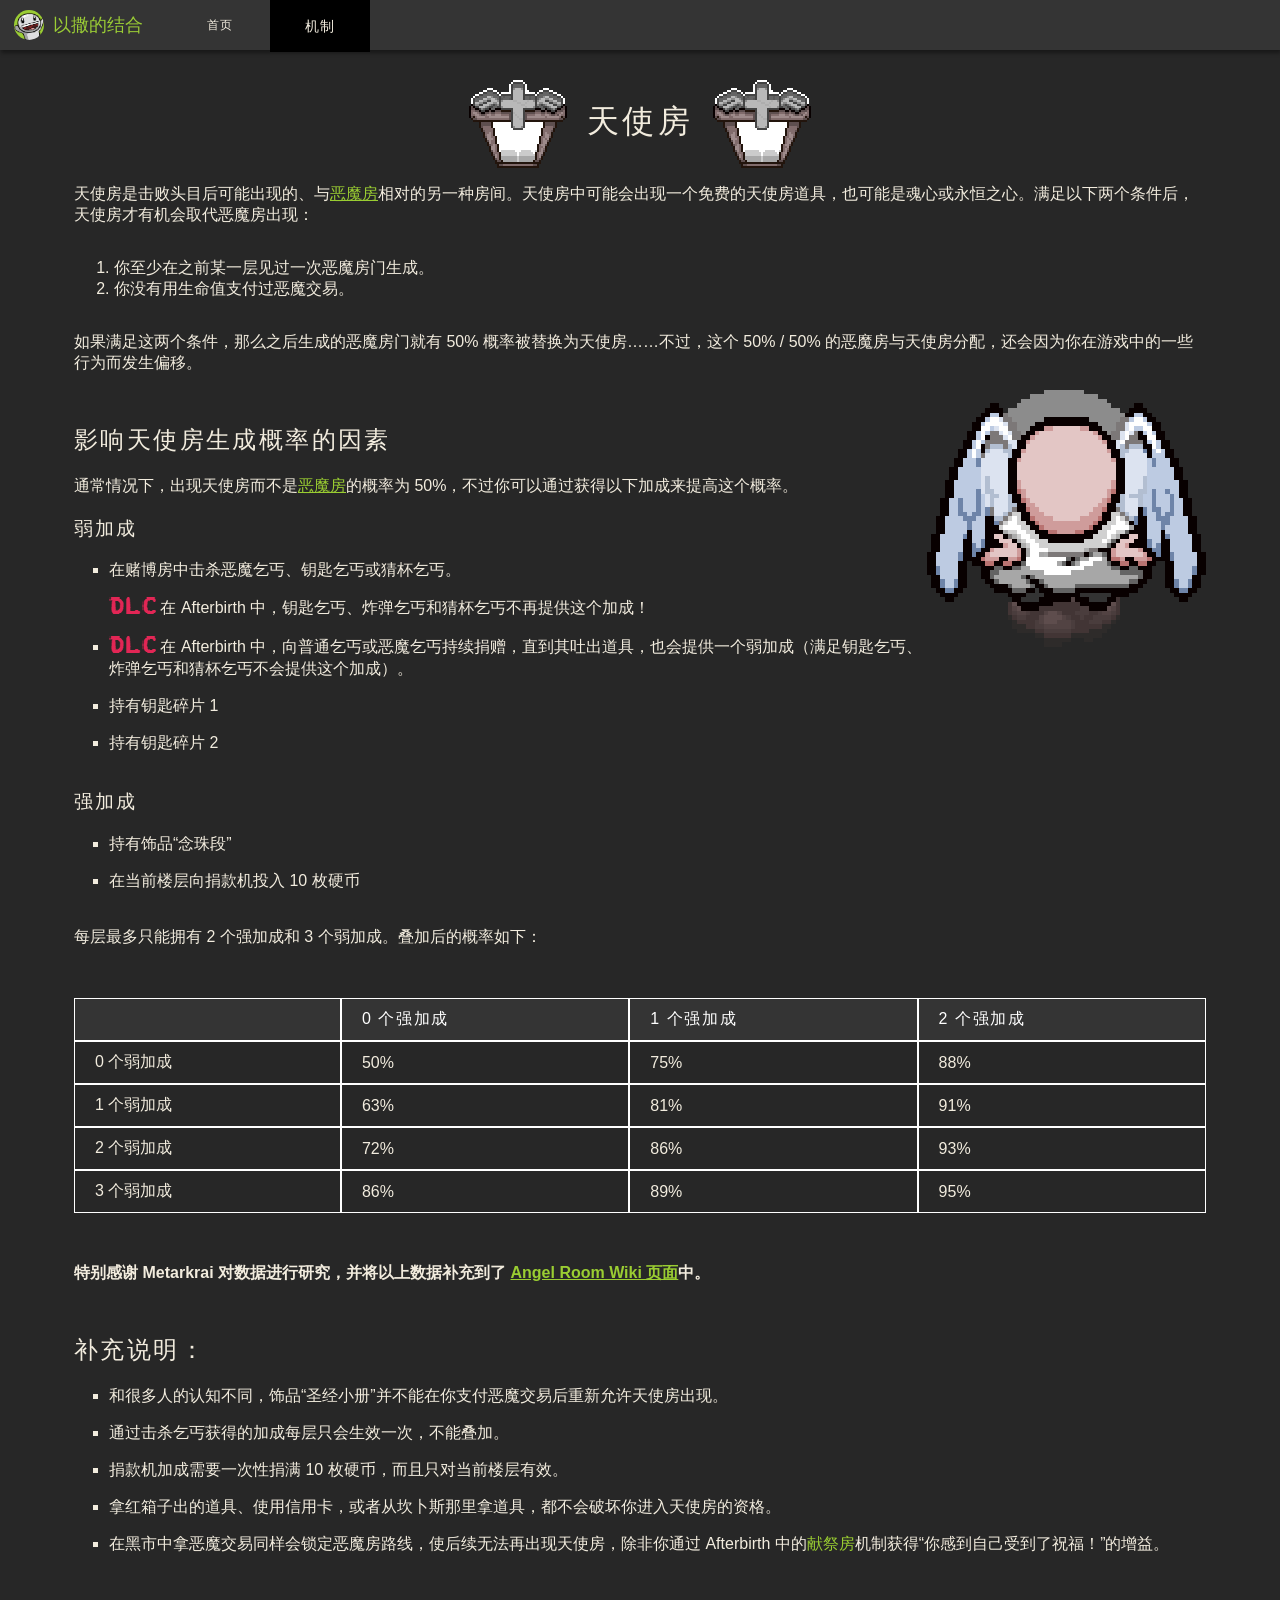
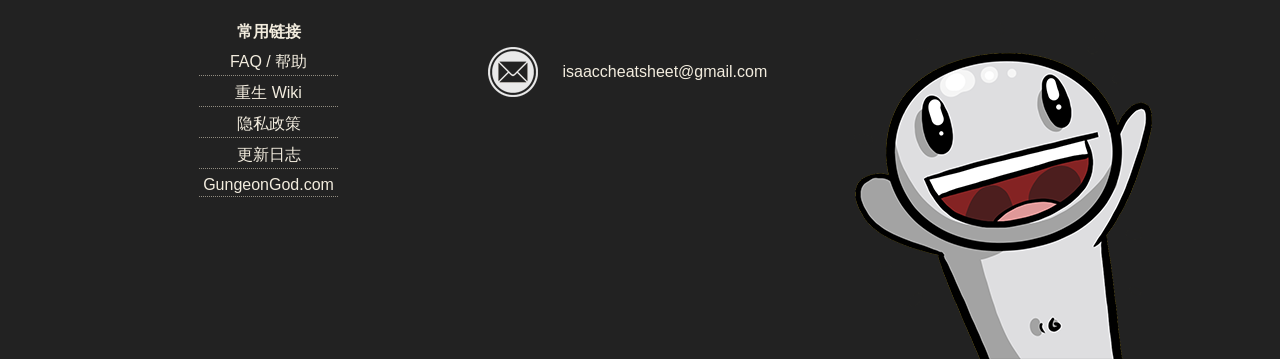
<file: mechanics/angel-room.html>
<!doctype html>
<html id="ht" class="dark">
<head>
<meta charset="utf-8">
<title>天使房出现概率 - 以撒物品查询</title>
<meta name="description" content="天使房生成条件与权重说明，整理影响天使房出现的各种因素。">
<meta name="viewport" content="width=device-width, initial-scale=1.0, maximum-scale=1.0, user-scalable=no" />
<link rel="stylesheet" type="text/css" href="../assets/main.css">
<style>
header .container .navigation { position: relative; }
header .container .navigation ul.mechanics-nav-list { left: 100px; }
header .container .mobile-nav-container ul.mechanics-nav-list { top: 50px; }
header .container .swapper.home-brand { width: 170px; }
header .container .swapper.home-brand:hover { background-color: transparent; }
header .container .swapper.home-brand .navbar-swapper { cursor: default; }
header .container .swapper.home-brand .brand-label { color: #9BCD35; font-size: 18px; vertical-align: middle; }
@media only screen and (max-width: 500px) {
header .container .swapper.home-brand { width: 58px; }
header .container .swapper.home-brand .brand-label { display: none; }
}
</style>
<link rel="shortcut icon" type="image/x-icon" href="../images/favico.png">
<script>
  // (function(i,s,o,g,r,a,m){i['GoogleAnalyticsObject']=r;i[r]=i[r]||function(){
  // (i[r].q=i[r].q||[]).push(arguments)},i[r].l=1*new Date();a=s.createElement(o),
  // m=s.getElementsByTagName(o)[0];a.async=1;a.src=g;m.parentNode.insertBefore(a,m)
  // })(window,document,'script','//www.google-analytics.com/analytics.js','ga');

  // ga('create', 'UA-42133651-1', 'auto');
  // ga('send', 'pageview');

</script>
</head>
<body>
<div class="overlay" id="darkback"></div>
<header>
	<div class="container full">
			<div class="swapper home-brand">
				<div class="navbar-swapper pull-left">
					<img class="border-round mrs" alt="以撒的结合" src="../images/pg-icon.png" width="30" height="30">
					<span class="brand-label">&#20197;&#25746;&#30340;&#32467;&#21512;</span>
				</div>
			</div>
    	<div class="mobile-nav">&#9776;</div>
        <div class="mobile-nav-container">
					<a class="nav-item" href="../index.html">&#39318;&#39029;</a>
					<a class="nav-item nav-dd active">&#26426;&#21046;</a>
		        <ul class="mechanics-nav-list">
							<li><a class="nav-item" href="devil-room.html">&#24694;&#39764;&#25151;</a></li>
		        	<li><a class="nav-item active" href="angel-room.html">&#22825;&#20351;&#25151;</a></li>
							<li><a class="nav-item really-close" href="transformations.html">&#21464;&#36523;&#26426;&#21046;</a></li>
							<li><a class="nav-item " href="sacrifice-rooms.html">&#29486;&#31085;&#25151;</a></li>
							<li><a class="nav-item " href="tarot-cloth.html">&#22612;&#32599;&#24067;</a></li>
							<li><a class="nav-item " href="dice-rooms.html">骰子房</a></li>
		        </ul>
					<!-- Legacy mobile nav hidden: All Items / Original / Rebirth / Afterbirth / Afterbirth+ / Antibirth / Repentance -->
        </div>

			<div class="navigation">
				<a class="nav-item" href="../index.html">&#39318;&#39029;</a>
				<a class="nav-item nav-dd active">&#26426;&#21046;</a>
	        <ul class="mechanics-nav-list">
						<li><a class="nav-item" href="devil-room.html">&#24694;&#39764;&#25151;</a></li>
	        	<li><a class="nav-item active" href="angel-room.html">&#22825;&#20351;&#25151;</a></li>
						<li><a class="nav-item " href="transformations.html">&#21464;&#36523;&#26426;&#21046;</a></li>
						<li><a class="nav-item " href="sacrifice-rooms.html">&#29486;&#31085;&#25151;</a></li>
						<li><a class="nav-item " href="tarot-cloth.html">&#22612;&#32599;&#24067;</a></li>
						<li><a class="nav-item " href="dice-rooms.html">骰子房</a></li>
	        </ul>
					<!-- Legacy desktop nav hidden: Home submenu / Original / Rebirth / Afterbirth / Afterbirth+ / Antibirth / Repentance -->
			</div>

      <div class="search">
      	      </div>
	</div>
</header>
<div class="angelroom">

<h1><i></i>天使房<i></i></h1>
<p>天使房是击败头目后可能出现的、与<a href="devil-room.html">恶魔房</a>相对的另一种房间。天使房中可能会出现一个免费的天使房道具，也可能是魂心或永恒之心。满足以下两个条件后，天使房才有机会取代恶魔房出现：</p>

<ol>
  <li>你至少在之前某一层见过一次恶魔房门生成。</li>
  <li>你没有用生命值支付过恶魔交易。</li>
</ol>

<p>如果满足这两个条件，那么之后生成的恶魔房门就有 50% 概率被替换为天使房……不过，这个 50% / 50% 的恶魔房与天使房分配，还会因为你在游戏中的一些行为而发生偏移。</p>

<div class="angelguy">
  <div class="godhead"></div>
</div>

<h2>影响天使房生成概率的因素</h2>

<p>通常情况下，出现天使房而不是<a href="devil-room.html">恶魔房</a>的概率为 50%，不过你可以通过获得以下加成来提高这个概率。</p>

<h3>弱加成</h3>
<ul>
  <li>在赌博房中击杀恶魔乞丐、钥匙乞丐或猜杯乞丐。<p><i class="dlc-tag d-ib v-mid"></i> 在 Afterbirth 中，钥匙乞丐、炸弹乞丐和猜杯乞丐不再提供这个加成！</p></li>
  <li><p><i class="dlc-tag d-ib v-mid"></i> 在 Afterbirth 中，向普通乞丐或恶魔乞丐持续捐赠，直到其吐出道具，也会提供一个弱加成（满足钥匙乞丐、炸弹乞丐和猜杯乞丐不会提供这个加成）。</p></li>
  <li>持有钥匙碎片 1</li>
  <li>持有钥匙碎片 2</li>
</ul>

<h3>强加成</h3>
<ul>
  <li>持有饰品“念珠段”</li>
  <li>在当前楼层向捐款机投入 10 枚硬币</li>
</ul>

<p>每层最多只能拥有 2 个强加成和 3 个弱加成。叠加后的概率如下：</p>

<table>
  <thead>
    <tr>
      <td></td>
      <td>0 个强加成</td>
      <td>1 个强加成</td>
      <td>2 个强加成</td>
    </tr>
  </thead>
  <tbody>
    <tr>
      <td>0 个弱加成</td>
      <td>50%</td>
      <td>75%</td>
      <td>88%</td>
    </tr>
    <tr>
      <td>1 个弱加成</td>
      <td>63%</td>
      <td>81%</td>
      <td>91%</td>
    </tr>
    <tr>
      <td>2 个弱加成</td>
      <td>72%</td>
      <td>86%</td>
      <td>93%</td>
    </tr>
    <tr>
      <td>3 个弱加成</td>
      <td>86%</td>
      <td>89%</td>
      <td>95%</td>
    </tr>
    <tr>
  </tbody>
</table>

<p><strong>特别感谢 Metarkrai 对数据进行研究，并将以上数据补充到了 <a href="http://bindingofisaacrebirth.gamepedia.com/Angel_Room">Angel Room Wiki 页面</a>中。</strong></p>

<h2>补充说明：</h2>
<ul>
  <li>和很多人的认知不同，饰品“圣经小册”并不能在你支付恶魔交易后重新允许天使房出现。</li>
  <li>通过击杀乞丐获得的加成每层只会生效一次，不能叠加。</li>
  <li>捐款机加成需要一次性捐满 10 枚硬币，而且只对当前楼层有效。</li>
  <li>拿红箱子出的道具、使用信用卡，或者从坎卜斯那里拿道具，都不会破坏你进入天使房的资格。</li>
  <li>在黑市中拿恶魔交易同样会锁定恶魔房路线，使后续无法再出现天使房，除非你通过 Afterbirth 中的<a style="color: #9ACD32;" href="sacrifice-rooms.html">献祭房</a>机制获得“你感到自己受到了祝福！”的增益。</li>
</ul>





</div>

<footer>
    <div class="links">
        <ul>
            <li>常用链接</li>
            <li><a target="_blank" href="faq">FAQ / 帮助</a></li>
            <li><a target="_blank"
                    href="http://bindingofisaacrebirth.gamepedia.com/Binding_of_Isaac:_Rebirth_Wiki">重生 Wiki</a>
            </li>
            <li><a target="_blank" href="/privacy-policy">隐私政策</a></li>
            <li><a target="_blank" href="/changelog">更新日志</a></li>
            <li><a target="_blank" href="http://gungeongod.com">GungeonGod.com</a></li>
        </ul>
    </div>
    <div class="social">
        <ul>
            <li>
                <img width="50" height="50" src="../images/email.png" alt="Email me">
                <a href="mailto:isaaccheatsheet@gmail.com">isaaccheatsheet@gmail.com</a>
            </li>
        </ul>
    </div>
    <div class="pg">
        <img id="pg-img" width="298" height="336" src="../images/elucidate.png" alt="Platinum God">
    </div>
</footer>

<script src="../assets/vendor/jquery-1.10.1.min.js"></script>
<script src="../assets/vendor/jquery.easing.min.js"></script>
<script src="../assets/vendor/jquery.tinysort.min.js"></script>
<script src="../assets/vendor/underscore-min.js"></script>
<script src="../assets/data/i18n-items.js"></script>
<script src="../assets/scripts/mechanics-i18n.js"></script>
<script src="../assets/scripts/main.js?v=20260603-common-split"></script>
</body>

</html>
</file>
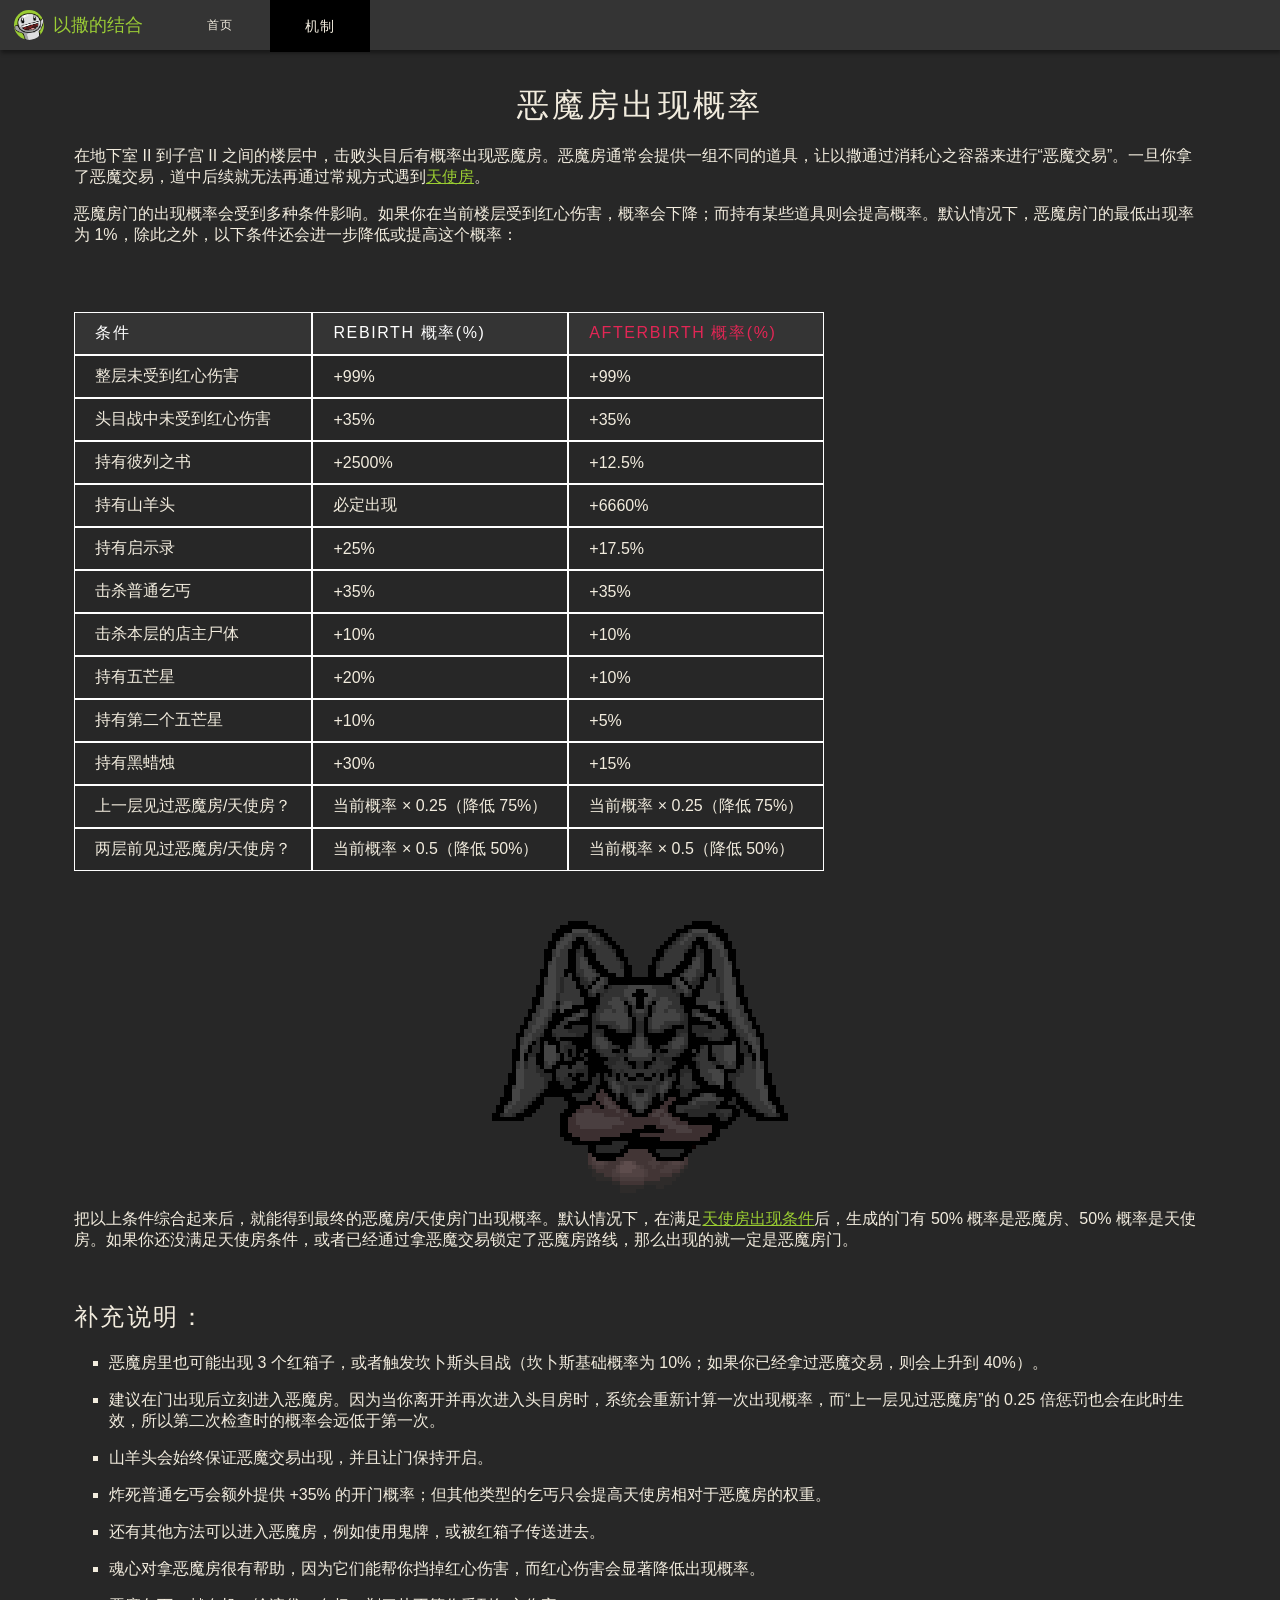
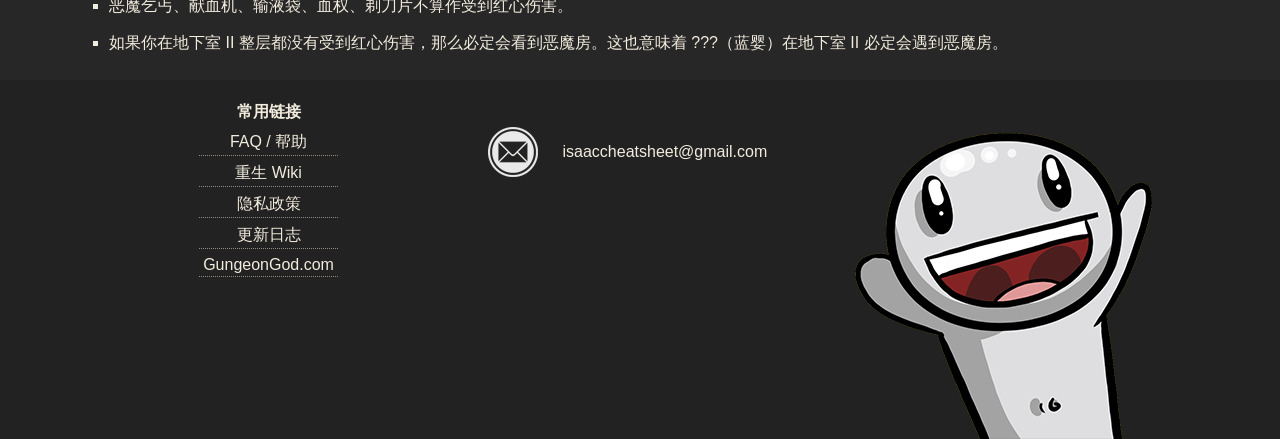
<file: mechanics/devil-room.html>
<!doctype html>
<html id="ht" class="dark">
<head>
<meta charset="utf-8">
<title>恶魔房出现概率 - 以撒物品查询</title>
<meta name="description" content="恶魔房生成概率与机制说明，整理影响恶魔房门出现的条件。">
<meta name="viewport" content="width=device-width, initial-scale=1.0, maximum-scale=1.0, user-scalable=no" />
<link rel="stylesheet" type="text/css" href="../assets/main.css">
<style>
header .container .navigation { position: relative; }
header .container .navigation ul.mechanics-nav-list { left: 100px; }
header .container .mobile-nav-container ul.mechanics-nav-list { top: 50px; }
header .container .swapper.home-brand { width: 170px; }
header .container .swapper.home-brand:hover { background-color: transparent; }
header .container .swapper.home-brand .navbar-swapper { cursor: default; }
header .container .swapper.home-brand .brand-label { color: #9BCD35; font-size: 18px; vertical-align: middle; }
@media only screen and (max-width: 500px) {
header .container .swapper.home-brand { width: 58px; }
header .container .swapper.home-brand .brand-label { display: none; }
}
</style>
<link rel="shortcut icon" type="image/x-icon" href="../images/favico.png">
<script>
  // (function(i,s,o,g,r,a,m){i['GoogleAnalyticsObject']=r;i[r]=i[r]||function(){
  // (i[r].q=i[r].q||[]).push(arguments)},i[r].l=1*new Date();a=s.createElement(o),
  // m=s.getElementsByTagName(o)[0];a.async=1;a.src=g;m.parentNode.insertBefore(a,m)
  // })(window,document,'script','//www.google-analytics.com/analytics.js','ga');

  // ga('create', 'UA-42133651-1', 'auto');
  // ga('send', 'pageview');

</script>
</head>
<body>
<div class="overlay" id="darkback"></div>
<header>
	<div class="container full">
			<div class="swapper home-brand">
				<div class="navbar-swapper pull-left">
					<img class="border-round mrs" alt="以撒的结合" src="../images/pg-icon.png" width="30" height="30">
					<span class="brand-label">&#20197;&#25746;&#30340;&#32467;&#21512;</span>
				</div>
			</div>
    	<div class="mobile-nav">&#9776;</div>
        <div class="mobile-nav-container">
					<a class="nav-item" href="../index.html">&#39318;&#39029;</a>
					<a class="nav-item nav-dd active">&#26426;&#21046;</a>
		        <ul class="mechanics-nav-list">
							<li><a class="nav-item active" href="devil-room.html">&#24694;&#39764;&#25151;</a></li>
		        	<li><a class="nav-item" href="angel-room.html">&#22825;&#20351;&#25151;</a></li>
							<li><a class="nav-item really-close" href="transformations.html">&#21464;&#36523;&#26426;&#21046;</a></li>
							<li><a class="nav-item " href="sacrifice-rooms.html">&#29486;&#31085;&#25151;</a></li>
							<li><a class="nav-item " href="tarot-cloth.html">&#22612;&#32599;&#24067;</a></li>
							<li><a class="nav-item " href="dice-rooms.html">骰子房</a></li>
		        </ul>
					<!-- Legacy mobile nav hidden: All Items / Original / Rebirth / Afterbirth / Afterbirth+ / Antibirth / Repentance -->
        </div>

			<div class="navigation">
				<a class="nav-item" href="../index.html">&#39318;&#39029;</a>
				<a class="nav-item nav-dd active">&#26426;&#21046;</a>
	        <ul class="mechanics-nav-list">
						<li><a class="nav-item active" href="devil-room.html">&#24694;&#39764;&#25151;</a></li>
	        	<li><a class="nav-item" href="angel-room.html">&#22825;&#20351;&#25151;</a></li>
						<li><a class="nav-item " href="transformations.html">&#21464;&#36523;&#26426;&#21046;</a></li>
						<li><a class="nav-item " href="sacrifice-rooms.html">&#29486;&#31085;&#25151;</a></li>
						<li><a class="nav-item " href="tarot-cloth.html">&#22612;&#32599;&#24067;</a></li>
						<li><a class="nav-item " href="dice-rooms.html">骰子房</a></li>
	        </ul>
					<!-- Legacy desktop nav hidden: Home submenu / Original / Rebirth / Afterbirth / Afterbirth+ / Antibirth / Repentance -->
			</div>

      <div class="search">
      	      </div>
	</div>
</header>
<div class="devilroom">

<h1><i></i>恶魔房出现概率<i></i></h1>
<p>在地下室 II 到子宫 II 之间的楼层中，击败头目后有概率出现恶魔房。恶魔房通常会提供一组不同的道具，让以撒通过消耗心之容器来进行“恶魔交易”。一旦你拿了恶魔交易，道中后续就无法再通过常规方式遇到<a href="angel-room.html">天使房</a>。</p>
<p>恶魔房门的出现概率会受到多种条件影响。如果你在当前楼层受到红心伤害，概率会下降；而持有某些道具则会提高概率。默认情况下，恶魔房门的最低出现率为 1%，除此之外，以下条件还会进一步降低或提高这个概率：</p>

<table>
  <thead>
    <tr>
      <td>条件</td>
      <td>Rebirth 概率(%)</td>
      <td class="ab-red">Afterbirth 概率(%)</td>
    </tr>
  </thead>
  <tbody>
    <tr>
      <td>整层未受到红心伤害</td>
      <td>+99%</td>
      <td>+99%</td>
    </tr>
    <tr>
      <td>头目战中未受到红心伤害</td>
      <td>+35%</td>
      <td>+35%</td>
    </tr>
    <tr>
      <td>持有彼列之书</td>
      <td>+2500%</td>
      <td>+12.5%</td>
    </tr>
    <tr>
      <td>持有山羊头</td>
      <td>必定出现</td>
      <td>+6660%</td>
    </tr>
    <tr>
      <td>持有启示录</td>
      <td>+25%</td>
      <td>+17.5%</td>
    </tr>
    <tr>
      <td>击杀普通乞丐</td>
      <td>+35%</td>
      <td>+35%</td>
    </td>
    <tr>
      <td>击杀本层的店主尸体</td>
      <td>+10%</td>
      <td>+10%</td>
    </tr>
    <tr>
      <td>持有五芒星</td>
      <td>+20%</td>
      <td>+10%</td>
    </tr>
    <tr>
      <td>持有第二个五芒星</td>
      <td>+10%</td>
      <td>+5%</td>
    </tr>
    <tr>
      <td>持有黑蜡烛</td>
      <td>+30%</td>
      <td>+15%</td>
    </tr>
    <tr>
      <td>上一层见过恶魔房/天使房？</td>
      <td>当前概率 × 0.25（降低 75%）</td>
      <td>当前概率 × 0.25（降低 75%）</td>
    </tr>
    <tr>
      <td>两层前见过恶魔房/天使房？</td>
      <td>当前概率 × 0.5（降低 50%）</td>
      <td>当前概率 × 0.5（降低 50%）</td>
    </tr>
  </tbody>
</table>

<div class="stan"></div>

<p>把以上条件综合起来后，就能得到最终的恶魔房/天使房门出现概率。默认情况下，在满足<a href="angel-room.html">天使房出现条件</a>后，生成的门有 50% 概率是恶魔房、50% 概率是天使房。如果你还没满足天使房条件，或者已经通过拿恶魔交易锁定了恶魔房路线，那么出现的就一定是恶魔房门。</p>

<h2>补充说明：</h2>
<ul>
  <li>恶魔房里也可能出现 3 个红箱子，或者触发坎卜斯头目战（坎卜斯基础概率为 10%；如果你已经拿过恶魔交易，则会上升到 40%）。</li>
  <li>建议在门出现后立刻进入恶魔房。因为当你离开并再次进入头目房时，系统会重新计算一次出现概率，而“上一层见过恶魔房”的 0.25 倍惩罚也会在此时生效，所以第二次检查时的概率会远低于第一次。</li>
  <li>山羊头会始终保证恶魔交易出现，并且让门保持开启。</li>
  <li>炸死普通乞丐会额外提供 +35% 的开门概率；但其他类型的乞丐只会提高天使房相对于恶魔房的权重。</li>
  <li>还有其他方法可以进入恶魔房，例如使用鬼牌，或被红箱子传送进去。</li>
  <li>魂心对拿恶魔房很有帮助，因为它们能帮你挡掉红心伤害，而红心伤害会显著降低出现概率。</li>
  <li>恶魔乞丐、献血机、输液袋、血权、剃刀片不算作受到红心伤害。</li>
  <li>如果你在地下室 II 整层都没有受到红心伤害，那么必定会看到恶魔房。这也意味着 ???（蓝婴）在地下室 II 必定会遇到恶魔房。</li>
</ul>





</div>

<footer>
    <div class="links">
        <ul>
            <li>常用链接</li>
            <li><a target="_blank" href="faq">FAQ / 帮助</a></li>
            <li><a target="_blank"
                    href="http://bindingofisaacrebirth.gamepedia.com/Binding_of_Isaac:_Rebirth_Wiki">重生 Wiki</a>
            </li>
            <li><a target="_blank" href="/privacy-policy">隐私政策</a></li>
            <li><a target="_blank" href="/changelog">更新日志</a></li>
            <li><a target="_blank" href="http://gungeongod.com">GungeonGod.com</a></li>
        </ul>
    </div>
    <div class="social">
        <ul>
            <li>
                <img width="50" height="50" src="../images/email.png" alt="Email me">
                <a href="mailto:isaaccheatsheet@gmail.com">isaaccheatsheet@gmail.com</a>
            </li>
        </ul>
    </div>
    <div class="pg">
        <img id="pg-img" width="298" height="336" src="../images/elucidate.png" alt="Platinum God">
    </div>
</footer>

<script src="../assets/vendor/jquery-1.10.1.min.js"></script>
<script src="../assets/vendor/jquery.easing.min.js"></script>
<script src="../assets/vendor/jquery.tinysort.min.js"></script>
<script src="../assets/vendor/underscore-min.js"></script>
<script src="../assets/data/i18n-items.js"></script>
<script src="../assets/scripts/mechanics-i18n.js"></script>
<script src="../assets/scripts/main.js?v=20260603-common-split"></script>
</body>

</html>
</file>
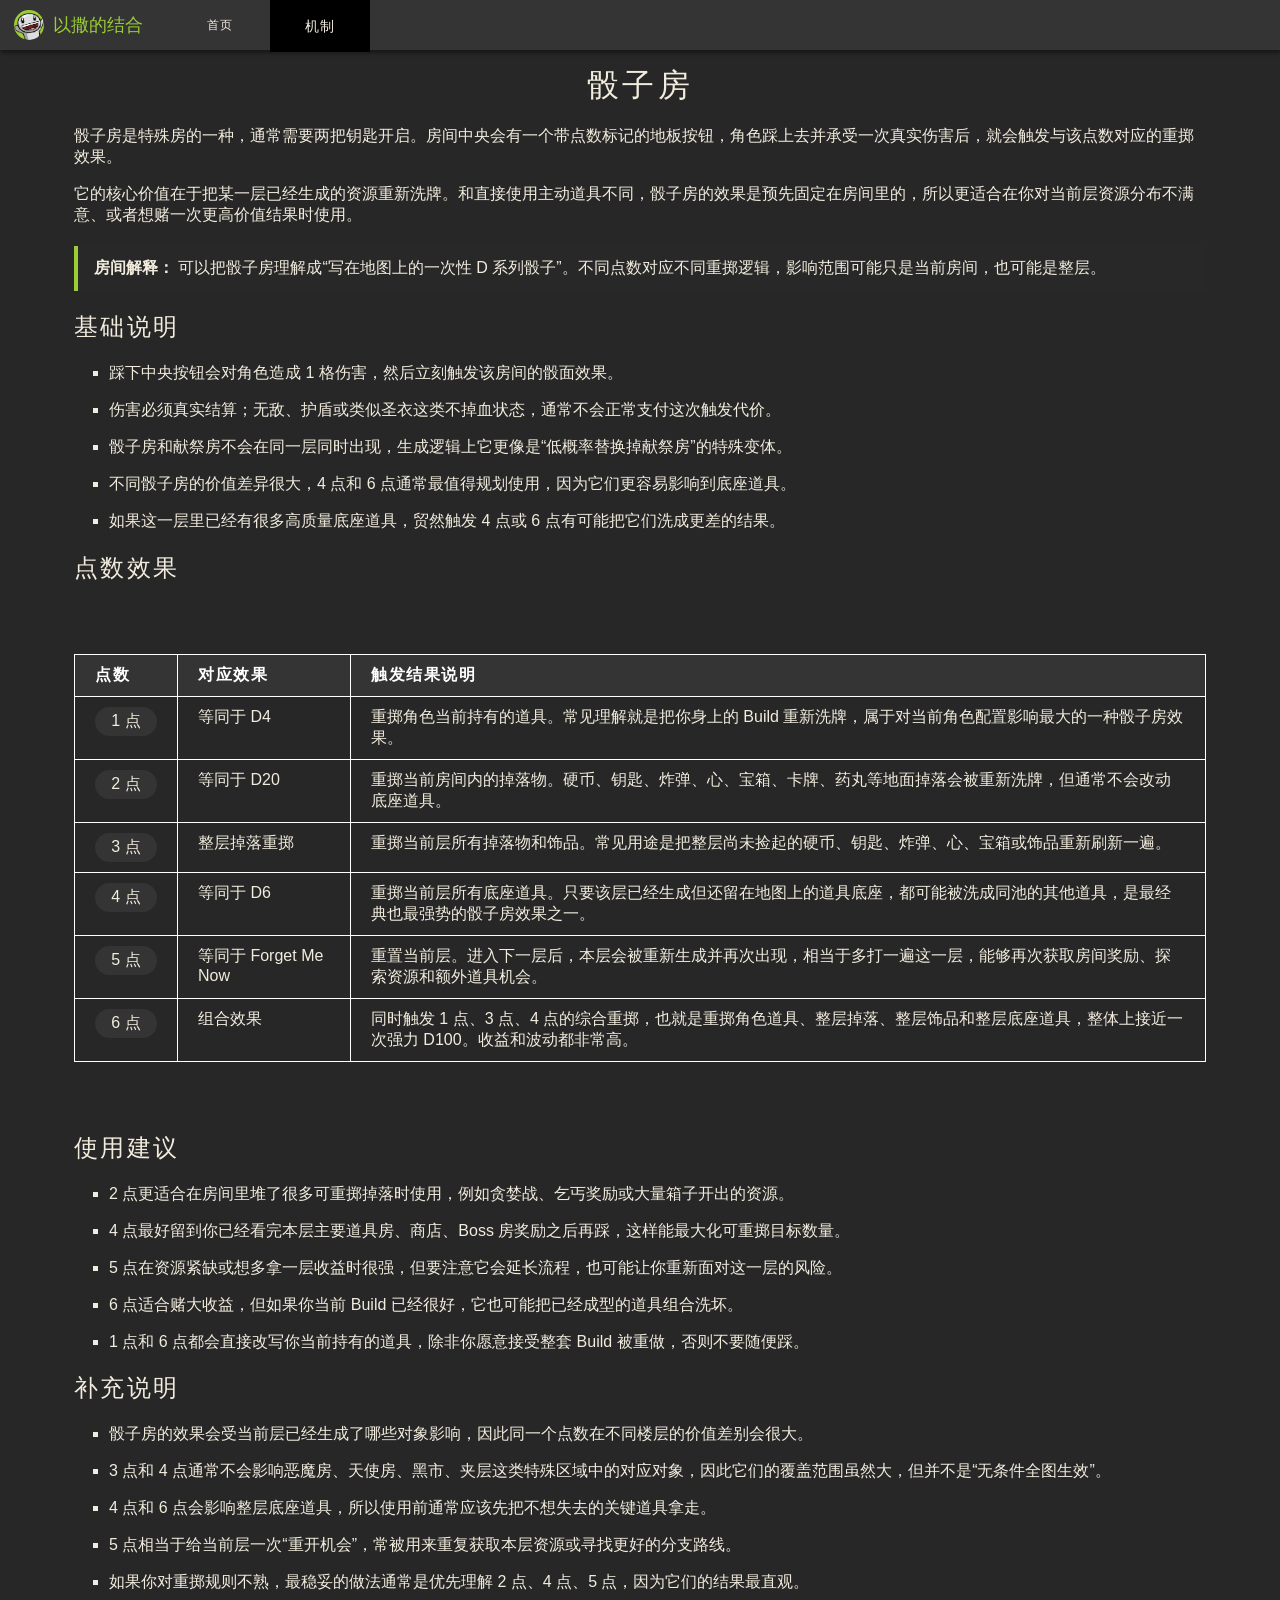
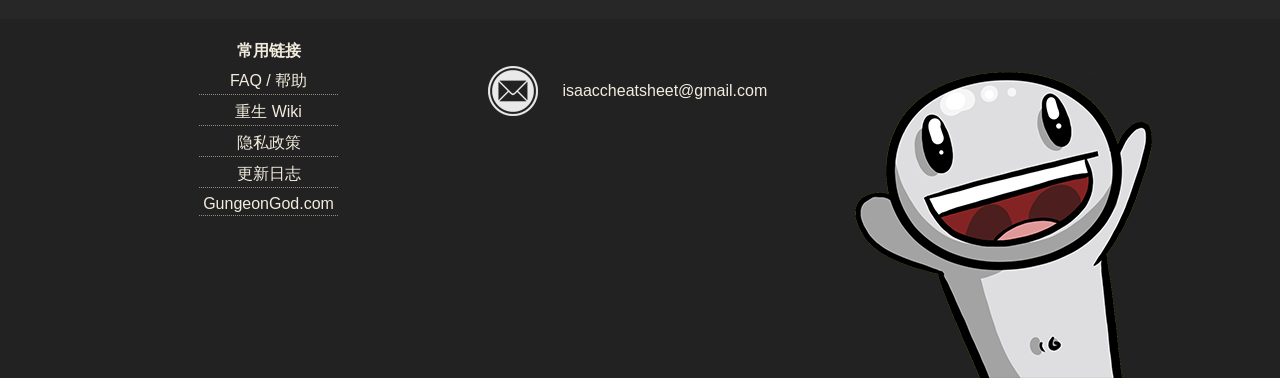
<file: mechanics/dice-rooms.html>
<!doctype html>
<html id="ht" class="dark">
<head>
<meta charset="utf-8">
<title>骰子房机制 - 以撒物品查询</title>
<meta name="description" content="骰子房的房间说明、生成特点，以及 1 到 6 点骰面对应的触发效果。">
<meta name="viewport" content="width=device-width, initial-scale=1.0, maximum-scale=1.0, user-scalable=no" />
<link rel="stylesheet" type="text/css" href="../assets/main.css">
<style>
header .container .navigation { position: relative; }
header .container .navigation ul.mechanics-nav-list { left: 100px; }
header .container .mobile-nav-container ul.mechanics-nav-list { top: 50px; }
header .container .swapper.home-brand { width: 170px; }
header .container .swapper.home-brand:hover { background-color: transparent; }
header .container .swapper.home-brand .navbar-swapper { cursor: default; }
header .container .swapper.home-brand .brand-label { color: #9BCD35; font-size: 18px; vertical-align: middle; }
table { width: 100%; border-collapse: collapse; margin: 24px 0; }
table td, table th { border: 1px solid #908b80; padding: 12px; vertical-align: top; }
table thead td { background: #343434; color: #f2ecde; font-weight: bold; }
.dice-face { display: inline-block; min-width: 42px; padding: 4px 10px; background: #343434; color: #f2ecde; text-align: center; border-radius: 16px; }
.note-box { background: rgba(52, 52, 52, 0.08); border-left: 4px solid #9BCD35; padding: 12px 16px; margin: 20px 0; }
@media only screen and (max-width: 500px) {
header .container .swapper.home-brand { width: 58px; }
header .container .swapper.home-brand .brand-label { display: none; }
table td, table th { padding: 10px; }
}
</style>
<link rel="shortcut icon" type="image/x-icon" href="../images/favico.png">
<script>
  // (function(i,s,o,g,r,a,m){i['GoogleAnalyticsObject']=r;i[r]=i[r]||function(){
  // (i[r].q=i[r].q||[]).push(arguments)},i[r].l=1*new Date();a=s.createElement(o),
  // m=s.getElementsByTagName(o)[0];a.async=1;a.src=g;m.parentNode.insertBefore(a,m)
  // })(window,document,'script','//www.google-analytics.com/analytics.js','ga');

  // ga('create', 'UA-42133651-1', 'auto');
  // ga('send', 'pageview');

</script>
</head>
<body>
<div class="overlay" id="darkback"></div>
<header>
	<div class="container full">
			<div class="swapper home-brand">
				<div class="navbar-swapper pull-left">
					<img class="border-round mrs" alt="以撒的结合" src="../images/pg-icon.png" width="30" height="30">
					<span class="brand-label">&#20197;&#25746;&#30340;&#32467;&#21512;</span>
				</div>
			</div>
    	<div class="mobile-nav">&#9776;</div>
        <div class="mobile-nav-container">
					<a class="nav-item" href="../index.html">&#39318;&#39029;</a>
					<a class="nav-item nav-dd active">&#26426;&#21046;</a>
		        <ul class="mechanics-nav-list">
							<li><a class="nav-item" href="devil-room.html">&#24694;&#39764;&#25151;</a></li>
		        	<li><a class="nav-item" href="angel-room.html">&#22825;&#20351;&#25151;</a></li>
							<li><a class="nav-item really-close" href="transformations.html">&#21464;&#36523;&#26426;&#21046;</a></li>
							<li><a class="nav-item" href="sacrifice-rooms.html">&#29486;&#31085;&#25151;</a></li>
							<li><a class="nav-item" href="tarot-cloth.html">&#22612;&#32599;&#24067;</a></li>
							<li><a class="nav-item active" href="dice-rooms.html">骰子房</a></li>
		        </ul>
        </div>

			<div class="navigation">
				<a class="nav-item" href="../index.html">&#39318;&#39029;</a>
				<a class="nav-item nav-dd active">&#26426;&#21046;</a>
	        <ul class="mechanics-nav-list">
						<li><a class="nav-item" href="devil-room.html">&#24694;&#39764;&#25151;</a></li>
	        	<li><a class="nav-item" href="angel-room.html">&#22825;&#20351;&#25151;</a></li>
						<li><a class="nav-item" href="transformations.html">&#21464;&#36523;&#26426;&#21046;</a></li>
						<li><a class="nav-item" href="sacrifice-rooms.html">&#29486;&#31085;&#25151;</a></li>
						<li><a class="nav-item" href="tarot-cloth.html">&#22612;&#32599;&#24067;</a></li>
						<li><a class="nav-item active" href="dice-rooms.html">骰子房</a></li>
	        </ul>
			</div>

      <div class="search">
      	      </div>
	</div>
</header>
<div class="generic">

<h1>骰子房</h1>

<p>骰子房是特殊房的一种，通常需要两把钥匙开启。房间中央会有一个带点数标记的地板按钮，角色踩上去并承受一次真实伤害后，就会触发与该点数对应的重掷效果。</p>

<p>它的核心价值在于把某一层已经生成的资源重新洗牌。和直接使用主动道具不同，骰子房的效果是预先固定在房间里的，所以更适合在你对当前层资源分布不满意、或者想赌一次更高价值结果时使用。</p>

<div class="note-box">
  <strong>房间解释：</strong> 可以把骰子房理解成“写在地图上的一次性 D 系列骰子”。不同点数对应不同重掷逻辑，影响范围可能只是当前房间，也可能是整层。
</div>

<h2>基础说明</h2>
<ul>
  <li>踩下中央按钮会对角色造成 1 格伤害，然后立刻触发该房间的骰面效果。</li>
  <li>伤害必须真实结算；无敌、护盾或类似圣衣这类不掉血状态，通常不会正常支付这次触发代价。</li>
  <li>骰子房和献祭房不会在同一层同时出现，生成逻辑上它更像是“低概率替换掉献祭房”的特殊变体。</li>
  <li>不同骰子房的价值差异很大，4 点和 6 点通常最值得规划使用，因为它们更容易影响到底座道具。</li>
  <li>如果这一层里已经有很多高质量底座道具，贸然触发 4 点或 6 点有可能把它们洗成更差的结果。</li>
</ul>

<h2>点数效果</h2>
<table>
  <thead>
    <tr>
      <td>点数</td>
      <td>对应效果</td>
      <td>触发结果说明</td>
    </tr>
  </thead>
  <tbody>
    <tr>
      <td><span class="dice-face">1 点</span></td>
      <td>等同于 D4</td>
      <td>重掷角色当前持有的道具。常见理解就是把你身上的 Build 重新洗牌，属于对当前角色配置影响最大的一种骰子房效果。</td>
    </tr>
    <tr>
      <td><span class="dice-face">2 点</span></td>
      <td>等同于 D20</td>
      <td>重掷当前房间内的掉落物。硬币、钥匙、炸弹、心、宝箱、卡牌、药丸等地面掉落会被重新洗牌，但通常不会改动底座道具。</td>
    </tr>
    <tr>
      <td><span class="dice-face">3 点</span></td>
      <td>整层掉落重掷</td>
      <td>重掷当前层所有掉落物和饰品。常见用途是把整层尚未捡起的硬币、钥匙、炸弹、心、宝箱或饰品重新刷新一遍。</td>
    </tr>
    <tr>
      <td><span class="dice-face">4 点</span></td>
      <td>等同于 D6</td>
      <td>重掷当前层所有底座道具。只要该层已经生成但还留在地图上的道具底座，都可能被洗成同池的其他道具，是最经典也最强势的骰子房效果之一。</td>
    </tr>
    <tr>
      <td><span class="dice-face">5 点</span></td>
      <td>等同于 Forget Me Now</td>
      <td>重置当前层。进入下一层后，本层会被重新生成并再次出现，相当于多打一遍这一层，能够再次获取房间奖励、探索资源和额外道具机会。</td>
    </tr>
    <tr>
      <td><span class="dice-face">6 点</span></td>
      <td>组合效果</td>
      <td>同时触发 1 点、3 点、4 点的综合重掷，也就是重掷角色道具、整层掉落、整层饰品和整层底座道具，整体上接近一次强力 D100。收益和波动都非常高。</td>
    </tr>
  </tbody>
</table>

<h2>使用建议</h2>
<ul>
  <li>2 点更适合在房间里堆了很多可重掷掉落时使用，例如贪婪战、乞丐奖励或大量箱子开出的资源。</li>
  <li>4 点最好留到你已经看完本层主要道具房、商店、Boss 房奖励之后再踩，这样能最大化可重掷目标数量。</li>
  <li>5 点在资源紧缺或想多拿一层收益时很强，但要注意它会延长流程，也可能让你重新面对这一层的风险。</li>
  <li>6 点适合赌大收益，但如果你当前 Build 已经很好，它也可能把已经成型的道具组合洗坏。</li>
  <li>1 点和 6 点都会直接改写你当前持有的道具，除非你愿意接受整套 Build 被重做，否则不要随便踩。</li>
</ul>

<h2>补充说明</h2>
<ul>
  <li>骰子房的效果会受当前层已经生成了哪些对象影响，因此同一个点数在不同楼层的价值差别会很大。</li>
  <li>3 点和 4 点通常不会影响恶魔房、天使房、黑市、夹层这类特殊区域中的对应对象，因此它们的覆盖范围虽然大，但并不是“无条件全图生效”。</li>
  <li>4 点和 6 点会影响整层底座道具，所以使用前通常应该先把不想失去的关键道具拿走。</li>
  <li>5 点相当于给当前层一次“重开机会”，常被用来重复获取本层资源或寻找更好的分支路线。</li>
  <li>如果你对重掷规则不熟，最稳妥的做法通常是优先理解 2 点、4 点、5 点，因为它们的结果最直观。</li>
</ul>

</div>

<footer>
    <div class="links">
        <ul>
            <li>常用链接</li>
            <li><a target="_blank" href="faq">FAQ / 帮助</a></li>
            <li><a target="_blank"
                    href="http://bindingofisaacrebirth.gamepedia.com/Binding_of_Isaac:_Rebirth_Wiki">重生 Wiki</a>
            </li>
            <li><a target="_blank" href="/privacy-policy">隐私政策</a></li>
            <li><a target="_blank" href="/changelog">更新日志</a></li>
            <li><a target="_blank" href="http://gungeongod.com">GungeonGod.com</a></li>
        </ul>
    </div>
    <div class="social">
        <ul>
            <li>
                <img width="50" height="50" src="../images/email.png" alt="Email me">
                <a href="mailto:isaaccheatsheet@gmail.com">isaaccheatsheet@gmail.com</a>
            </li>
        </ul>
    </div>
    <div class="pg">
        <img id="pg-img" width="298" height="336" src="../images/elucidate.png" alt="Platinum God">
    </div>
</footer>

<script src="../assets/vendor/jquery-1.10.1.min.js"></script>
<script src="../assets/vendor/jquery.easing.min.js"></script>
<script src="../assets/vendor/jquery.tinysort.min.js"></script>
<script src="../assets/vendor/underscore-min.js"></script>
<script src="../assets/data/i18n-items.js"></script>
<script src="../assets/scripts/mechanics-i18n.js"></script>
<script src="../assets/scripts/main.js?v=20260603-common-split"></script>
</body>

</html>
</file>
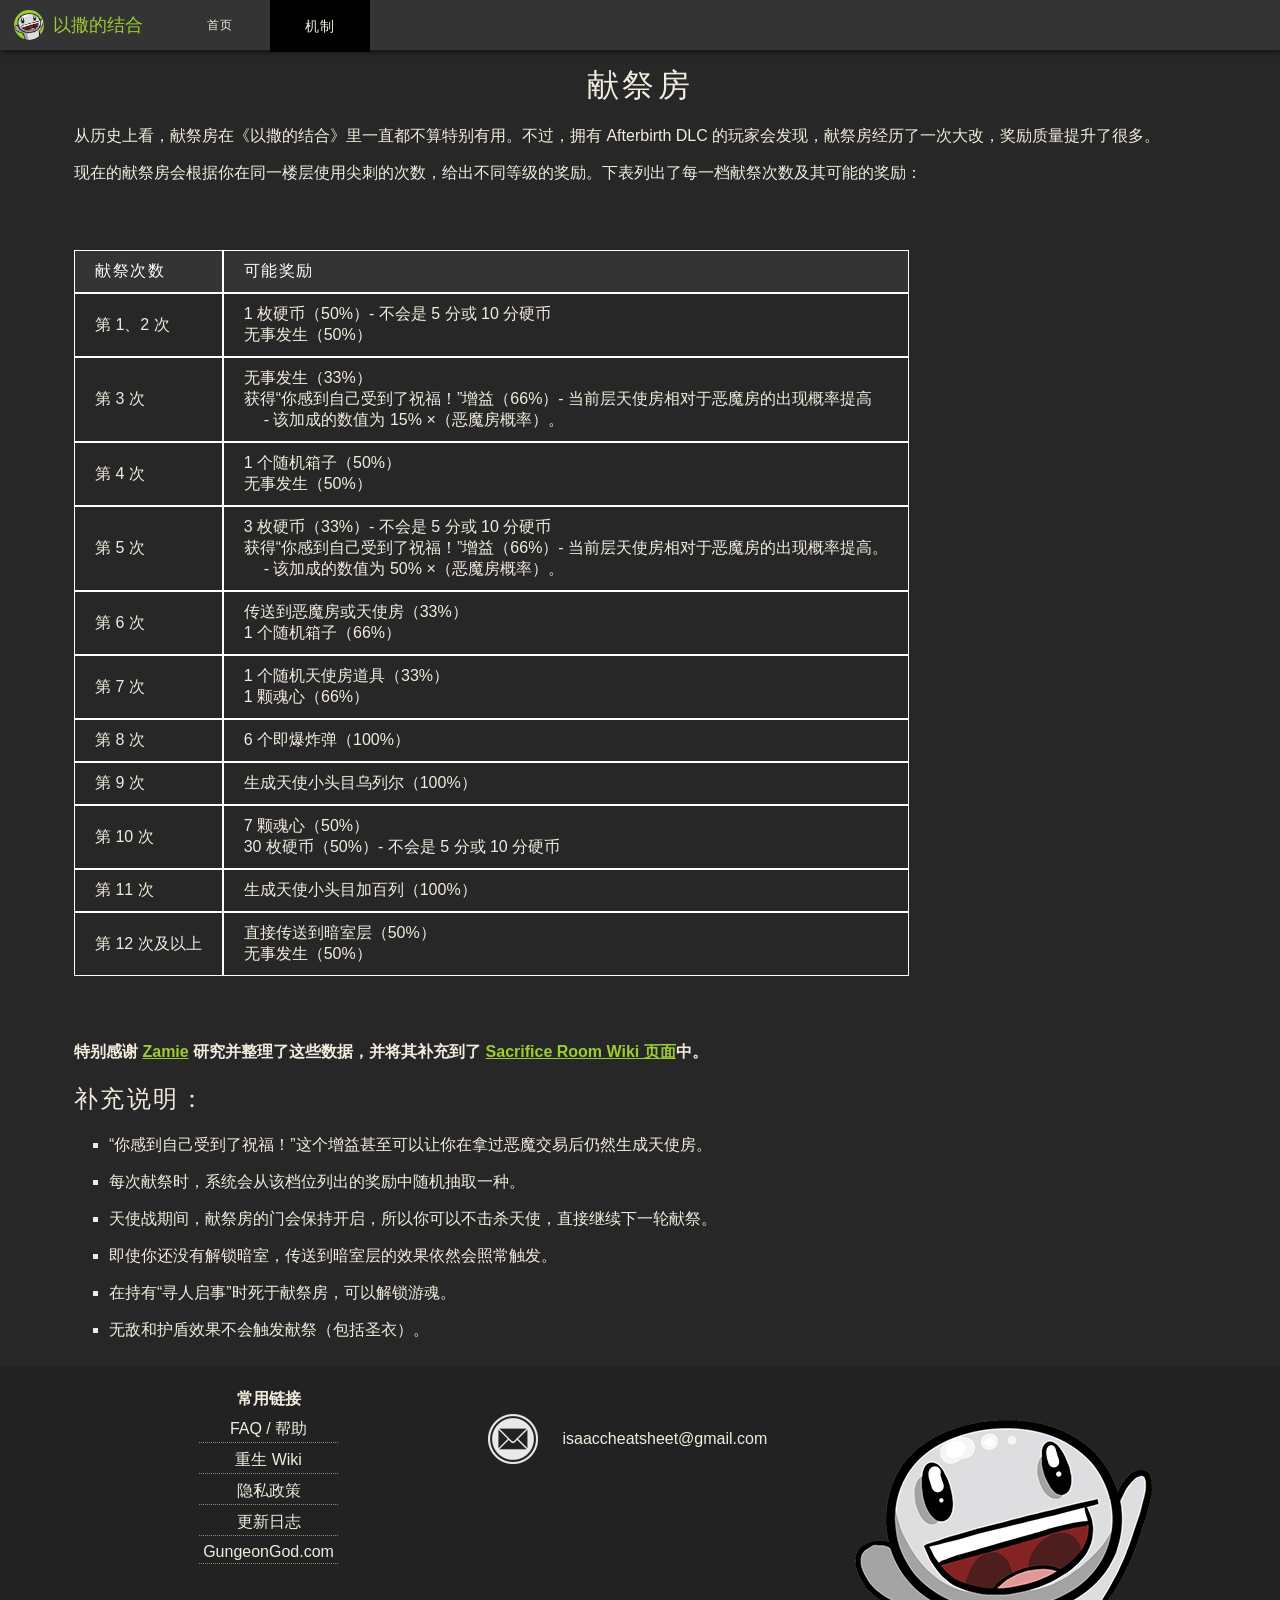
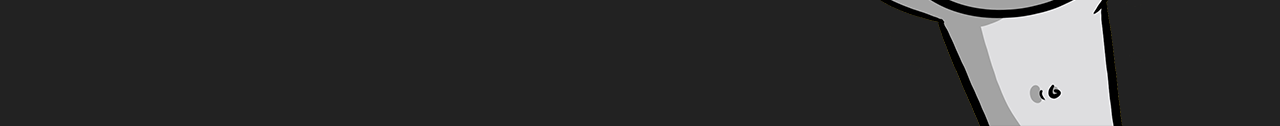
<file: mechanics/sacrifice-rooms.html>
<!doctype html>
<html id="ht" class="dark">
<head>
<meta charset="utf-8">
<title>献祭房机制 - 以撒物品查询</title>
<meta name="description" content="献祭房奖励档位、传送与特殊机制的详细说明。">
<meta name="viewport" content="width=device-width, initial-scale=1.0, maximum-scale=1.0, user-scalable=no" />
<link rel="stylesheet" type="text/css" href="../assets/main.css">
<style>
header .container .navigation { position: relative; }
header .container .navigation ul.mechanics-nav-list { left: 100px; }
header .container .mobile-nav-container ul.mechanics-nav-list { top: 50px; }
header .container .swapper.home-brand { width: 170px; }
header .container .swapper.home-brand:hover { background-color: transparent; }
header .container .swapper.home-brand .navbar-swapper { cursor: default; }
header .container .swapper.home-brand .brand-label { color: #9BCD35; font-size: 18px; vertical-align: middle; }
@media only screen and (max-width: 500px) {
header .container .swapper.home-brand { width: 58px; }
header .container .swapper.home-brand .brand-label { display: none; }
}
</style>
<link rel="shortcut icon" type="image/x-icon" href="../images/favico.png">
<script>
  // (function(i,s,o,g,r,a,m){i['GoogleAnalyticsObject']=r;i[r]=i[r]||function(){
  // (i[r].q=i[r].q||[]).push(arguments)},i[r].l=1*new Date();a=s.createElement(o),
  // m=s.getElementsByTagName(o)[0];a.async=1;a.src=g;m.parentNode.insertBefore(a,m)
  // })(window,document,'script','//www.google-analytics.com/analytics.js','ga');

  // ga('create', 'UA-42133651-1', 'auto');
  // ga('send', 'pageview');

</script>
</head>
<body>
<div class="overlay" id="darkback"></div>
<header>
	<div class="container full">
			<div class="swapper home-brand">
				<div class="navbar-swapper pull-left">
					<img class="border-round mrs" alt="以撒的结合" src="../images/pg-icon.png" width="30" height="30">
					<span class="brand-label">&#20197;&#25746;&#30340;&#32467;&#21512;</span>
				</div>
			</div>
    	<div class="mobile-nav">&#9776;</div>
        <div class="mobile-nav-container">
					<a class="nav-item" href="../index.html">&#39318;&#39029;</a>
					<a class="nav-item nav-dd active">&#26426;&#21046;</a>
		        <ul class="mechanics-nav-list">
							<li><a class="nav-item" href="devil-room.html">&#24694;&#39764;&#25151;</a></li>
		        	<li><a class="nav-item" href="angel-room.html">&#22825;&#20351;&#25151;</a></li>
							<li><a class="nav-item really-close" href="transformations.html">&#21464;&#36523;&#26426;&#21046;</a></li>
							<li><a class="nav-item active" href="sacrifice-rooms.html">&#29486;&#31085;&#25151;</a></li>
							<li><a class="nav-item " href="tarot-cloth.html">&#22612;&#32599;&#24067;</a></li>
							<li><a class="nav-item " href="dice-rooms.html">骰子房</a></li>
		        </ul>
					<!-- Legacy mobile nav hidden: All Items / Original / Rebirth / Afterbirth / Afterbirth+ / Antibirth / Repentance -->
        </div>

			<div class="navigation">
				<a class="nav-item" href="../index.html">&#39318;&#39029;</a>
				<a class="nav-item nav-dd active">&#26426;&#21046;</a>
	        <ul class="mechanics-nav-list">
						<li><a class="nav-item" href="devil-room.html">&#24694;&#39764;&#25151;</a></li>
	        	<li><a class="nav-item" href="angel-room.html">&#22825;&#20351;&#25151;</a></li>
						<li><a class="nav-item " href="transformations.html">&#21464;&#36523;&#26426;&#21046;</a></li>
						<li><a class="nav-item active" href="sacrifice-rooms.html">&#29486;&#31085;&#25151;</a></li>
						<li><a class="nav-item " href="tarot-cloth.html">&#22612;&#32599;&#24067;</a></li>
						<li><a class="nav-item " href="dice-rooms.html">骰子房</a></li>
	        </ul>
					<!-- Legacy desktop nav hidden: Home submenu / Original / Rebirth / Afterbirth / Afterbirth+ / Antibirth / Repentance -->
			</div>

      <div class="search">
      	      </div>
	</div>
</header>
<div class="generic sac">

<h1>献祭房</h1>

<p>从历史上看，献祭房在《以撒的结合》里一直都不算特别有用。不过，拥有 Afterbirth DLC 的玩家会发现，献祭房经历了一次大改，奖励质量提升了很多。</p>

<p>现在的献祭房会根据你在同一楼层使用尖刺的次数，给出不同等级的奖励。下表列出了每一档献祭次数及其可能的奖励：</p>

<table>
  <thead>
    <tr>
      <td>献祭次数</td>
      <td>可能奖励</td>
    </tr>
  </thead>
  <tbody>
    <tr>
      <td>第 1、2 次</td>
      <td>
        <ul>
          <li>1 枚硬币（50%）- 不会是 5 分或 10 分硬币</li>
          <li>无事发生（50%）</li>
        </ul>
      </td>
    </tr>
    <tr>
      <td>第 3 次</td>
      <td>
        <ul>
          <li>无事发生（33%）</li>
          <li>获得“你感到自己受到了祝福！”增益（66%）- 当前层天使房相对于恶魔房的出现概率提高</li>
          <li class="pll">- 该加成的数值为 15% ×（恶魔房概率）。</li>
        </ul>
      </td>
    </tr>
    <tr>
      <td>第 4 次</td>
      <td>
        <ul>
          <li>1 个随机箱子（50%）</li>
          <li>无事发生（50%）</li>
        </ul>
      </td>
    </tr>
    <tr>
      <td>第 5 次</td>
      <td>
        <ul>
          <li>3 枚硬币（33%）- 不会是 5 分或 10 分硬币</li>
          <li>获得“你感到自己受到了祝福！”增益（66%）- 当前层天使房相对于恶魔房的出现概率提高。</li>
          <li class="pll">- 该加成的数值为 50% ×（恶魔房概率）。</li>
        </ul>
      </td>
    </tr>
    <tr>
      <td>第 6 次</td>
      <td>
        <ul>
          <li>传送到恶魔房或天使房（33%）</li>
          <li>1 个随机箱子（66%）</li>
        </ul>
      </td>
    </tr>
    <tr>
      <td>第 7 次</td>
      <td>
        <ul>
          <li>1 个随机天使房道具（33%）</li>
          <li>1 颗魂心（66%）</li>
        </ul>
      </td>
    </tr>
    <tr>
      <td>第 8 次</td>
      <td>
        <ul>
          <li>6 个即爆炸弹（100%）</li>
        </ul>
      </td>
    </tr>
    <tr>
      <td>第 9 次</td>
      <td>
        <ul>
          <li>生成天使小头目乌列尔（100%）</li>
        </ul>
      </td>
    </tr>
    <tr>
      <td>第 10 次</td>
      <td>
        <ul>
          <li>7 颗魂心（50%）</li>
          <li>30 枚硬币（50%）- 不会是 5 分或 10 分硬币</li>
        </ul>
      </td>
    </tr>
    <tr>
      <td>第 11 次</td>
      <td>
        <ul>
          <li>生成天使小头目加百列（100%）</li>
        </ul>
      </td>
    </tr>
    <tr>
      <td>第 12 次及以上</td>
      <td>
        <ul>
          <li>直接传送到暗室层（50%）</li>
          <li>无事发生（50%）</li>
        </ul>
      </td>
    </tr>
  </tbody>
</table>

<p><strong>特别感谢 <a target="_blank" href="http://www.twitch.tv/zamiell">Zamie</a> 研究并整理了这些数据，并将其补充到了 <a href="http://bindingofisaacrebirth.gamepedia.com/Sacrifice_Room">Sacrifice Room Wiki 页面</a>中。</strong></p>

<h2>补充说明：</h2>
<ul>
  <li>“你感到自己受到了祝福！”这个增益甚至可以让你在拿过恶魔交易后仍然生成天使房。</li>
  <li>每次献祭时，系统会从该档位列出的奖励中随机抽取一种。</li>
  <li>天使战期间，献祭房的门会保持开启，所以你可以不击杀天使，直接继续下一轮献祭。</li>
  <li>即使你还没有解锁暗室，传送到暗室层的效果依然会照常触发。</li>
  <li>在持有“寻人启事”时死于献祭房，可以解锁游魂。</li>
  <li>无敌和护盾效果不会触发献祭（包括圣衣）。</li>
</ul>




</div>

<footer>
    <div class="links">
        <ul>
            <li>常用链接</li>
            <li><a target="_blank" href="faq">FAQ / 帮助</a></li>
            <li><a target="_blank"
                    href="http://bindingofisaacrebirth.gamepedia.com/Binding_of_Isaac:_Rebirth_Wiki">重生 Wiki</a>
            </li>
            <li><a target="_blank" href="/privacy-policy">隐私政策</a></li>
            <li><a target="_blank" href="/changelog">更新日志</a></li>
            <li><a target="_blank" href="http://gungeongod.com">GungeonGod.com</a></li>
        </ul>
    </div>
    <div class="social">
        <ul>
            <li>
                <img width="50" height="50" src="../images/email.png" alt="Email me">
                <a href="mailto:isaaccheatsheet@gmail.com">isaaccheatsheet@gmail.com</a>
            </li>
        </ul>
    </div>
    <div class="pg">
        <img id="pg-img" width="298" height="336" src="../images/elucidate.png" alt="Platinum God">
    </div>
</footer>

<script src="../assets/vendor/jquery-1.10.1.min.js"></script>
<script src="../assets/vendor/jquery.easing.min.js"></script>
<script src="../assets/vendor/jquery.tinysort.min.js"></script>
<script src="../assets/vendor/underscore-min.js"></script>
<script src="../assets/data/i18n-items.js"></script>
<script src="../assets/scripts/mechanics-i18n.js"></script>
<script src="../assets/scripts/main.js?v=20260603-common-split"></script>
</body>

</html>
</file>
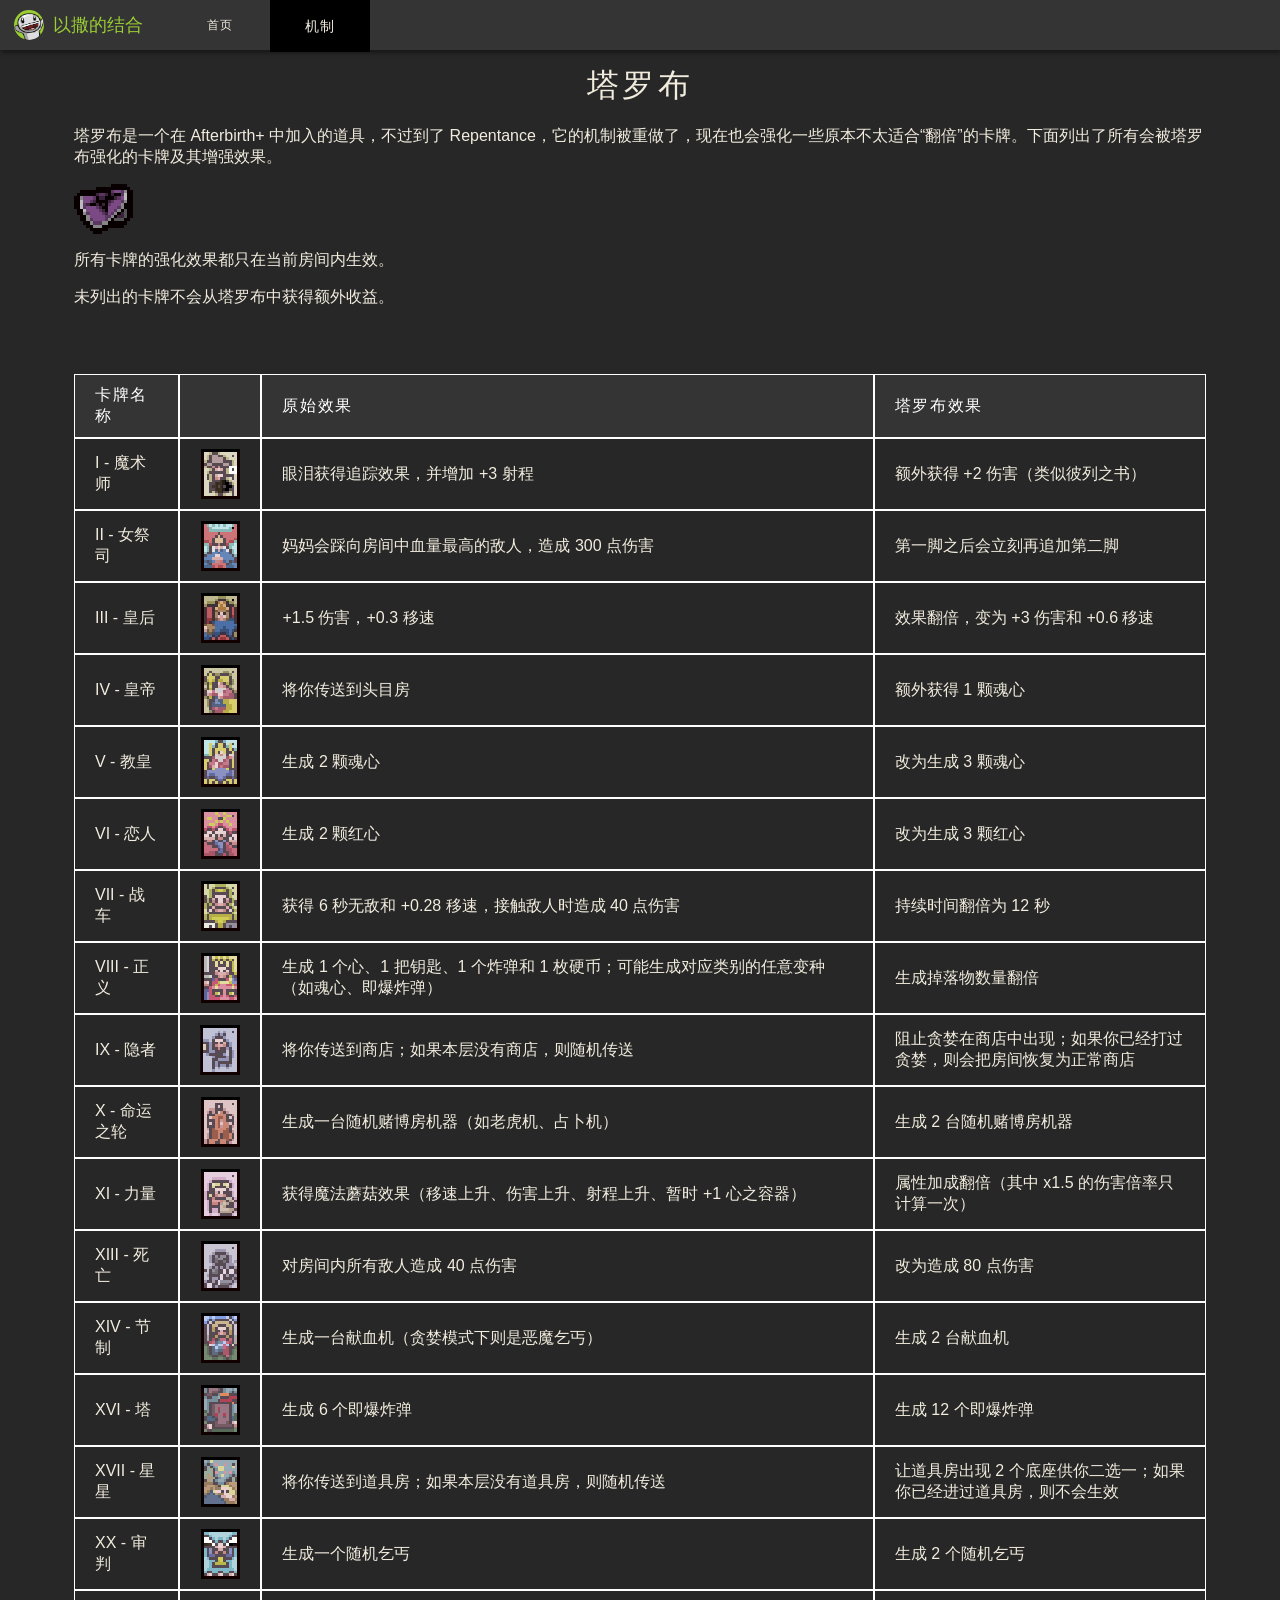
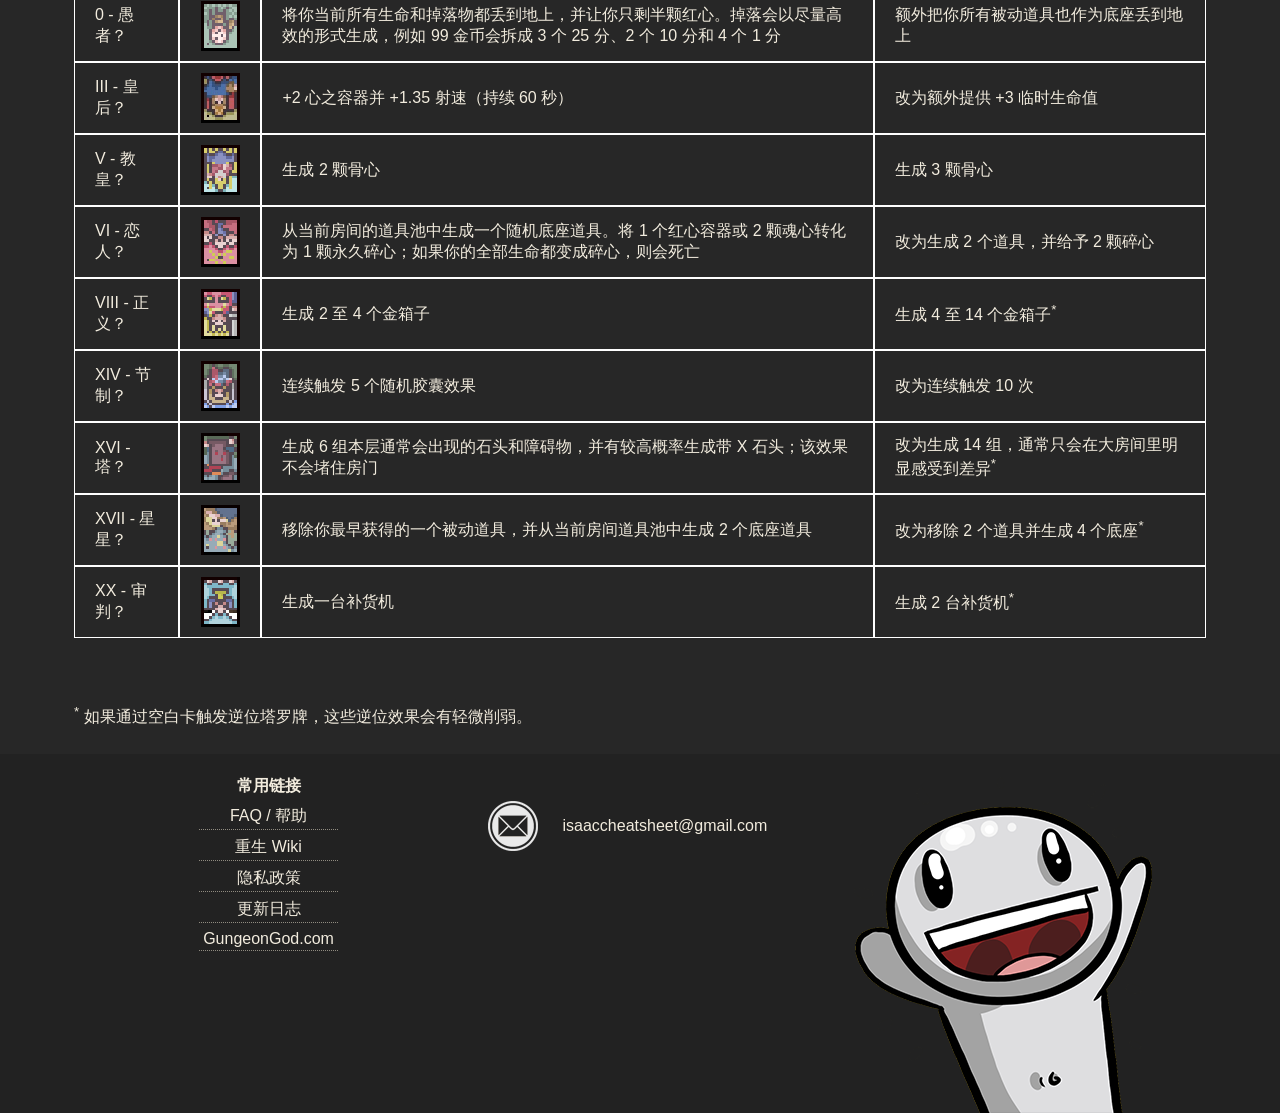
<file: mechanics/tarot-cloth.html>
<!doctype html>
<html id="ht" class="dark">
<head>
<meta charset="utf-8">
<title>塔罗布效果一览 - 以撒物品查询</title>
<meta name="description" content="塔罗布对正位与逆位塔罗牌的强化效果整理。">
<meta name="viewport" content="width=device-width, initial-scale=1.0, maximum-scale=1.0, user-scalable=no" />
<link rel="stylesheet" type="text/css" href="../assets/main.css">
<style>
header .container .navigation { position: relative; }
header .container .navigation ul.mechanics-nav-list { left: 100px; }
header .container .mobile-nav-container ul.mechanics-nav-list { top: 50px; }
header .container .swapper.home-brand { width: 170px; }
header .container .swapper.home-brand:hover { background-color: transparent; }
header .container .swapper.home-brand .navbar-swapper { cursor: default; }
header .container .swapper.home-brand .brand-label { color: #9BCD35; font-size: 18px; vertical-align: middle; }
@media only screen and (max-width: 500px) {
header .container .swapper.home-brand { width: 58px; }
header .container .swapper.home-brand .brand-label { display: none; }
}
</style>
<link rel="shortcut icon" type="image/x-icon" href="../images/favico.png">
<script>
  // (function(i,s,o,g,r,a,m){i['GoogleAnalyticsObject']=r;i[r]=i[r]||function(){
  // (i[r].q=i[r].q||[]).push(arguments)},i[r].l=1*new Date();a=s.createElement(o),
  // m=s.getElementsByTagName(o)[0];a.async=1;a.src=g;m.parentNode.insertBefore(a,m)
  // })(window,document,'script','//www.google-analytics.com/analytics.js','ga');

  // ga('create', 'UA-42133651-1', 'auto');
  // ga('send', 'pageview');

</script>
</head>
<body>
<div class="overlay" id="darkback"></div>
<header>
	<div class="container full">
			<div class="swapper home-brand">
				<div class="navbar-swapper pull-left">
					<img class="border-round mrs" alt="以撒的结合" src="../images/pg-icon.png" width="30" height="30">
					<span class="brand-label">&#20197;&#25746;&#30340;&#32467;&#21512;</span>
				</div>
			</div>
    	<div class="mobile-nav">&#9776;</div>
        <div class="mobile-nav-container">
					<a class="nav-item" href="../index.html">&#39318;&#39029;</a>
					<a class="nav-item nav-dd active">&#26426;&#21046;</a>
		        <ul class="mechanics-nav-list">
							<li><a class="nav-item" href="devil-room.html">&#24694;&#39764;&#25151;</a></li>
		        	<li><a class="nav-item" href="angel-room.html">&#22825;&#20351;&#25151;</a></li>
							<li><a class="nav-item really-close" href="transformations.html">&#21464;&#36523;&#26426;&#21046;</a></li>
							<li><a class="nav-item " href="sacrifice-rooms.html">&#29486;&#31085;&#25151;</a></li>
							<li><a class="nav-item active" href="tarot-cloth.html">&#22612;&#32599;&#24067;</a></li>
							<li><a class="nav-item " href="dice-rooms.html">骰子房</a></li>
		        </ul>
					<!-- Legacy mobile nav hidden: All Items / Original / Rebirth / Afterbirth / Afterbirth+ / Antibirth / Repentance -->
        </div>

			<div class="navigation">
				<a class="nav-item" href="../index.html">&#39318;&#39029;</a>
				<a class="nav-item nav-dd active">&#26426;&#21046;</a>
	        <ul class="mechanics-nav-list">
						<li><a class="nav-item" href="devil-room.html">&#24694;&#39764;&#25151;</a></li>
	        	<li><a class="nav-item" href="angel-room.html">&#22825;&#20351;&#25151;</a></li>
						<li><a class="nav-item " href="transformations.html">&#21464;&#36523;&#26426;&#21046;</a></li>
						<li><a class="nav-item " href="sacrifice-rooms.html">&#29486;&#31085;&#25151;</a></li>
						<li><a class="nav-item active" href="tarot-cloth.html">&#22612;&#32599;&#24067;</a></li>
						<li><a class="nav-item " href="dice-rooms.html">骰子房</a></li>
	        </ul>
					<!-- Legacy desktop nav hidden: Home submenu / Original / Rebirth / Afterbirth / Afterbirth+ / Antibirth / Repentance -->
			</div>

      <div class="search">
      	      </div>
	</div>
</header>
<div class="generic">

<h1>塔罗布</h1>
<p>塔罗布是一个在 Afterbirth+ 中加入的道具，不过到了 Repentance，它的机制被重做了，现在也会强化一些原本不太适合“翻倍”的卡牌。下面列出了所有会被塔罗布强化的卡牌及其增强效果。</p>

<div onclick="" class="item ap-item ap-itm451 pull-right"></div>
<p>所有卡牌的强化效果都只在当前房间内生效。</p>

<p>未列出的卡牌不会从塔罗布中获得额外收益。</p>


<table>
  <thead>
    <tr>
      <td>卡牌名称</td>
      <td></td>
      <td>原始效果</td>
      <td>塔罗布效果</td>
    </tr>
  </thead>
  <tbody>
    <tr>
      <td>I - 魔术师</td>
      <td><div onclick="" class="rebirth-card mx-auto item r-card02"></div></td>
      <td>眼泪获得追踪效果，并增加 +3 射程</td>
      <td>额外获得 +2 伤害（类似彼列之书）</td>
    </tr>
    <tr>
      <td>II - 女祭司</td>
      <td><div onclick="" class="rebirth-card mx-auto item r-card03"></div></td>
      <td>妈妈会踩向房间中血量最高的敌人，造成 300 点伤害</td>
      <td>第一脚之后会立刻再追加第二脚</td>
    </tr>
    <tr>
      <td>III - 皇后</td>
      <td><div onclick="" class="rebirth-card mx-auto item r-card04"></div></td>
      <td>+1.5 伤害，+0.3 移速</td>
      <td>效果翻倍，变为 +3 伤害和 +0.6 移速</td>
    </tr>
    <tr>
      <td>IV - 皇帝</td>
      <td><div onclick="" class="rebirth-card mx-auto item r-card05"></div></td>
      <td>将你传送到头目房</td>
      <td>额外获得 1 颗魂心</td>
    </tr>
    <tr>
      <td>V - 教皇</td>
      <td><div onclick="" class="rebirth-card mx-auto item r-card06"></div></td>
      <td>生成 2 颗魂心</td>
      <td>改为生成 3 颗魂心</td>
    </tr>
    <tr>
      <td>VI - 恋人</td>
      <td><div onclick="" class="rebirth-card mx-auto item r-card07"></div></td>
      <td>生成 2 颗红心</td>
      <td>改为生成 3 颗红心</td>
    </tr>
    <tr>
      <td>VII - 战车</td>
      <td><div onclick="" class="rebirth-card mx-auto item r-card08"></div></td>
      <td>获得 6 秒无敌和 +0.28 移速，接触敌人时造成 40 点伤害</td>
      <td>持续时间翻倍为 12 秒</td>
    </tr>
    <tr>
      <td>VIII - 正义</td>
      <td><div onclick="" class="rebirth-card mx-auto item r-card09"></div></td>
      <td>生成 1 个心、1 把钥匙、1 个炸弹和 1 枚硬币；可能生成对应类别的任意变种（如魂心、即爆炸弹）</td>
      <td>生成掉落物数量翻倍</td>
    </tr>
    <tr>
      <td>IX - 隐者</td>
      <td><div onclick="" class="rebirth-card mx-auto item r-card10"></div></td>
      <td>将你传送到商店；如果本层没有商店，则随机传送</td>
      <td>阻止贪婪在商店中出现；如果你已经打过贪婪，则会把房间恢复为正常商店</td>
    </tr>
    <tr>
      <td>X - 命运之轮</td>
      <td><div onclick="" class="rebirth-card mx-auto item r-card11"></div></td>
      <td>生成一台随机赌博房机器（如老虎机、占卜机）</td>
      <td>生成 2 台随机赌博房机器</td>
    </tr>
    <tr>
      <td>XI - 力量</td>
      <td><div onclick="" class="rebirth-card mx-auto item r-card12"></div></td>
      <td>获得魔法蘑菇效果（移速上升、伤害上升、射程上升、暂时 +1 心之容器）</td>
      <td>属性加成翻倍（其中 x1.5 的伤害倍率只计算一次）</td>
    </tr>
    <tr>
      <td>XIII - 死亡</td>
      <td><div onclick="" class="rebirth-card mx-auto item r-card14"></div></td>
      <td>对房间内所有敌人造成 40 点伤害</td>
      <td>改为造成 80 点伤害</td>
    </tr>
    <tr>
      <td>XIV - 节制</td>
      <td><div onclick="" class="rebirth-card mx-auto item r-card15"></div></td>
      <td>生成一台献血机（贪婪模式下则是恶魔乞丐）</td>
      <td>生成 2 台献血机</td>
    </tr>
    <tr>
      <td>XVI - 塔</td>
      <td><div onclick="" class="rebirth-card mx-auto item r-card17"></div></td>
      <td>生成 6 个即爆炸弹</td>
      <td>生成 12 个即爆炸弹</td>
    </tr>
    <tr>
      <td>XVII - 星星</td>
      <td><div onclick="" class="rebirth-card mx-auto item r-card18"></div></td>
      <td>将你传送到道具房；如果本层没有道具房，则随机传送</td>
      <td>让道具房出现 2 个底座供你二选一；如果你已经进过道具房，则不会生效</td>
    </tr>
    <tr>
      <td>XX - 审判</td>
      <td><div onclick="" class="rebirth-card mx-auto item r-card21"></div></td>
      <td>生成一个随机乞丐</td>
      <td>生成 2 个随机乞丐</td>
    </tr>
    <tr>
      <td>0 - 愚者？</td>
      <td><div onclick="" class="rebirth-card mx-auto inverse item r-card01"></div></td>
      <td>将你当前所有生命和掉落物都丢到地上，并让你只剩半颗红心。掉落会以尽量高效的形式生成，例如 99 金币会拆成 3 个 25 分、2 个 10 分和 4 个 1 分</td>
      <td>额外把你所有被动道具也作为底座丢到地上</td>
    </tr>
    <tr>
      <td>III - 皇后？</td>
      <td><div onclick="" class="rebirth-card mx-auto inverse item r-card04"></div></td>
      <td>+2 心之容器并 +1.35 射速（持续 60 秒）</td>
      <td>改为额外提供 +3 临时生命值</td>
    </tr>
    <tr>
      <td>V - 教皇？</td>
      <td><div onclick="" class="rebirth-card mx-auto inverse item r-card06"></div></td>
      <td>生成 2 颗骨心</td>
      <td>生成 3 颗骨心</td>
    </tr>
    <tr>
      <td>VI - 恋人？</td> 
      <td><div onclick="" class="rebirth-card mx-auto inverse item r-card07"></div></td>
      <td>从当前房间的道具池中生成一个随机底座道具。将 1 个红心容器或 2 颗魂心转化为 1 颗永久碎心；如果你的全部生命都变成碎心，则会死亡</td>
      <td>改为生成 2 个道具，并给予 2 颗碎心</td>
    </tr>
    <tr>
      <td>VIII - 正义？</td>
      <td><div onclick="" class="rebirth-card mx-auto inverse item r-card09"></div></td>
      <td>生成 2 至 4 个金箱子</td>
      <td>生成 4 至 14 个金箱子<sup>*</sup></td>
    </tr>
    <tr>
      <td>XIV - 节制？</td>
      <td><div onclick="" class="rebirth-card mx-auto inverse item r-card15"></div></td>
      <td>连续触发 5 个随机胶囊效果</td>
      <td>改为连续触发 10 次</td>
    </tr>
    <tr>
      <td>XVI - 塔？</td>
      <td><div onclick="" class="rebirth-card mx-auto inverse item r-card17"></div></td>
      <td>生成 6 组本层通常会出现的石头和障碍物，并有较高概率生成带 X 石头；该效果不会堵住房门</td>
      <td>改为生成 14 组，通常只会在大房间里明显感受到差异<sup>*</sup></td>
    </tr>
    <tr>
      <td>XVII - 星星？</td>
      <td><div onclick="" class="rebirth-card mx-auto inverse item r-card18"></div></td>
      <td>移除你最早获得的一个被动道具，并从当前房间道具池中生成 2 个底座道具</td>
      <td>改为移除 2 个道具并生成 4 个底座<sup>*</sup></td>
    </tr>
    <tr>
      <td>XX - 审判？</td>
      <td><div onclick="" class="rebirth-card mx-auto inverse item r-card21"></div></td>
      <td>生成一台补货机</td>
      <td>生成 2 台补货机<sup>*</sup></td>
    </tr>

  </tbody>
</table>

<p><sup>*</sup> 如果通过空白卡触发逆位塔罗牌，这些逆位效果会有轻微削弱。</p>



</div>

<footer>
    <div class="links">
        <ul>
            <li>常用链接</li>
            <li><a target="_blank" href="faq">FAQ / 帮助</a></li>
            <li><a target="_blank"
                    href="http://bindingofisaacrebirth.gamepedia.com/Binding_of_Isaac:_Rebirth_Wiki">重生 Wiki</a>
            </li>
            <li><a target="_blank" href="/privacy-policy">隐私政策</a></li>
            <li><a target="_blank" href="/changelog">更新日志</a></li>
            <li><a target="_blank" href="http://gungeongod.com">GungeonGod.com</a></li>
        </ul>
    </div>
    <div class="social">
        <ul>
            <li>
                <img width="50" height="50" src="../images/email.png" alt="Email me">
                <a href="mailto:isaaccheatsheet@gmail.com">isaaccheatsheet@gmail.com</a>
            </li>
        </ul>
    </div>
    <div class="pg">
        <img id="pg-img" width="298" height="336" src="../images/elucidate.png" alt="Platinum God">
    </div>
</footer>

<script src="../assets/vendor/jquery-1.10.1.min.js"></script>
<script src="../assets/vendor/jquery.easing.min.js"></script>
<script src="../assets/vendor/jquery.tinysort.min.js"></script>
<script src="../assets/vendor/underscore-min.js"></script>
<script src="../assets/data/i18n-items.js"></script>
<script src="../assets/scripts/mechanics-i18n.js"></script>
<script src="../assets/scripts/main.js?v=20260603-common-split"></script>
</body>

</html>
</file>
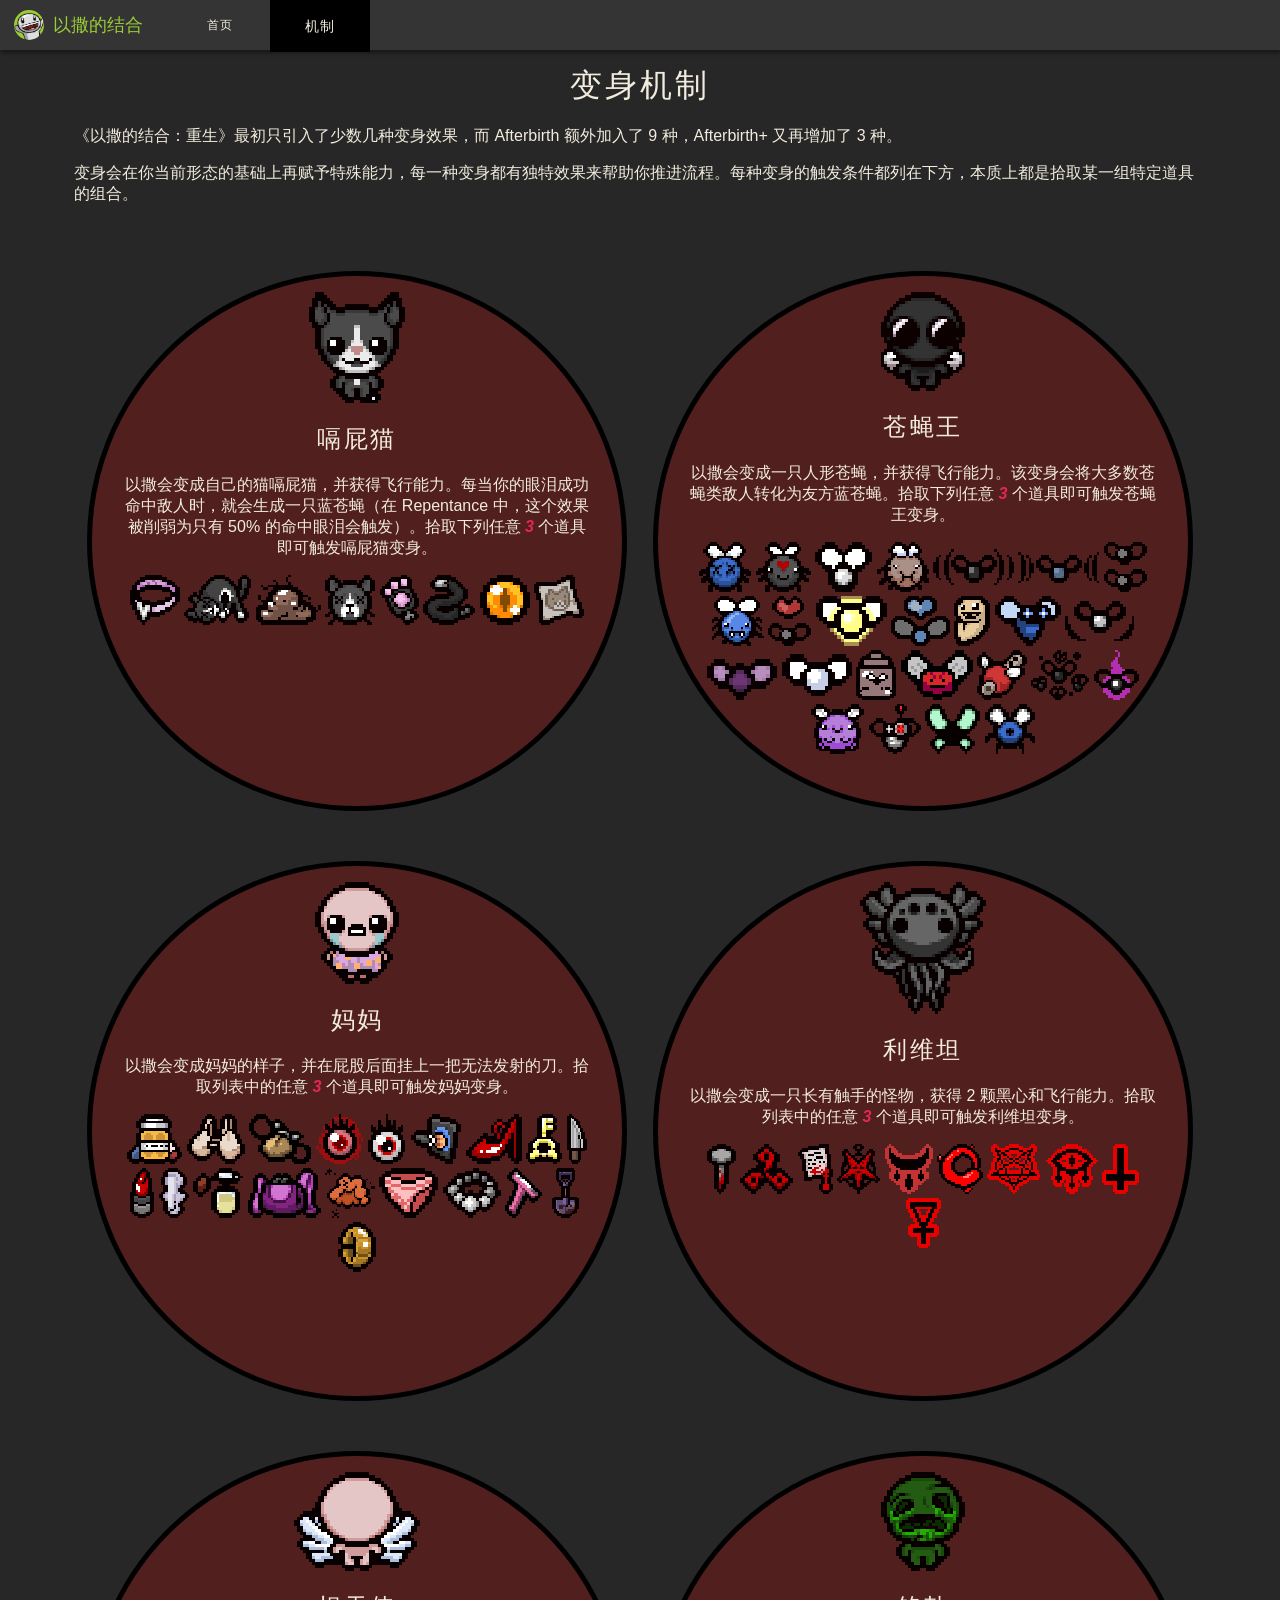
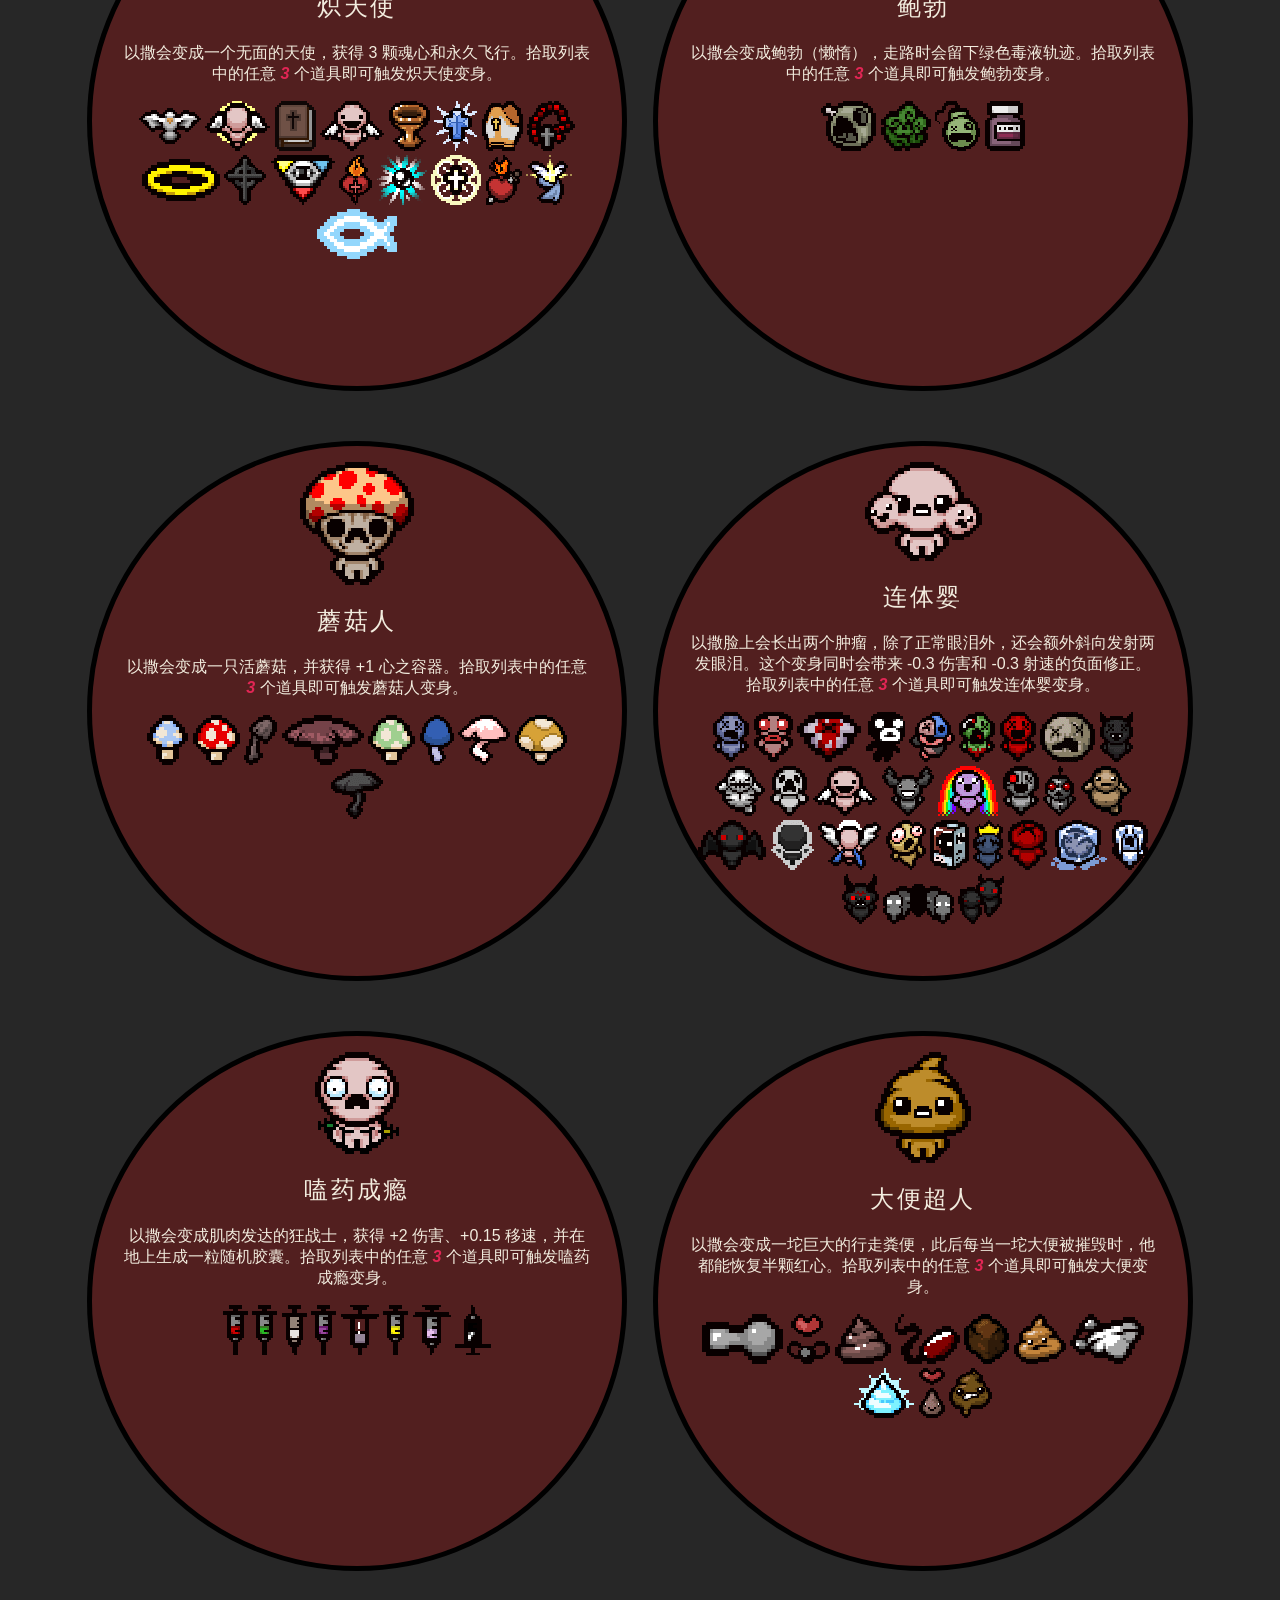
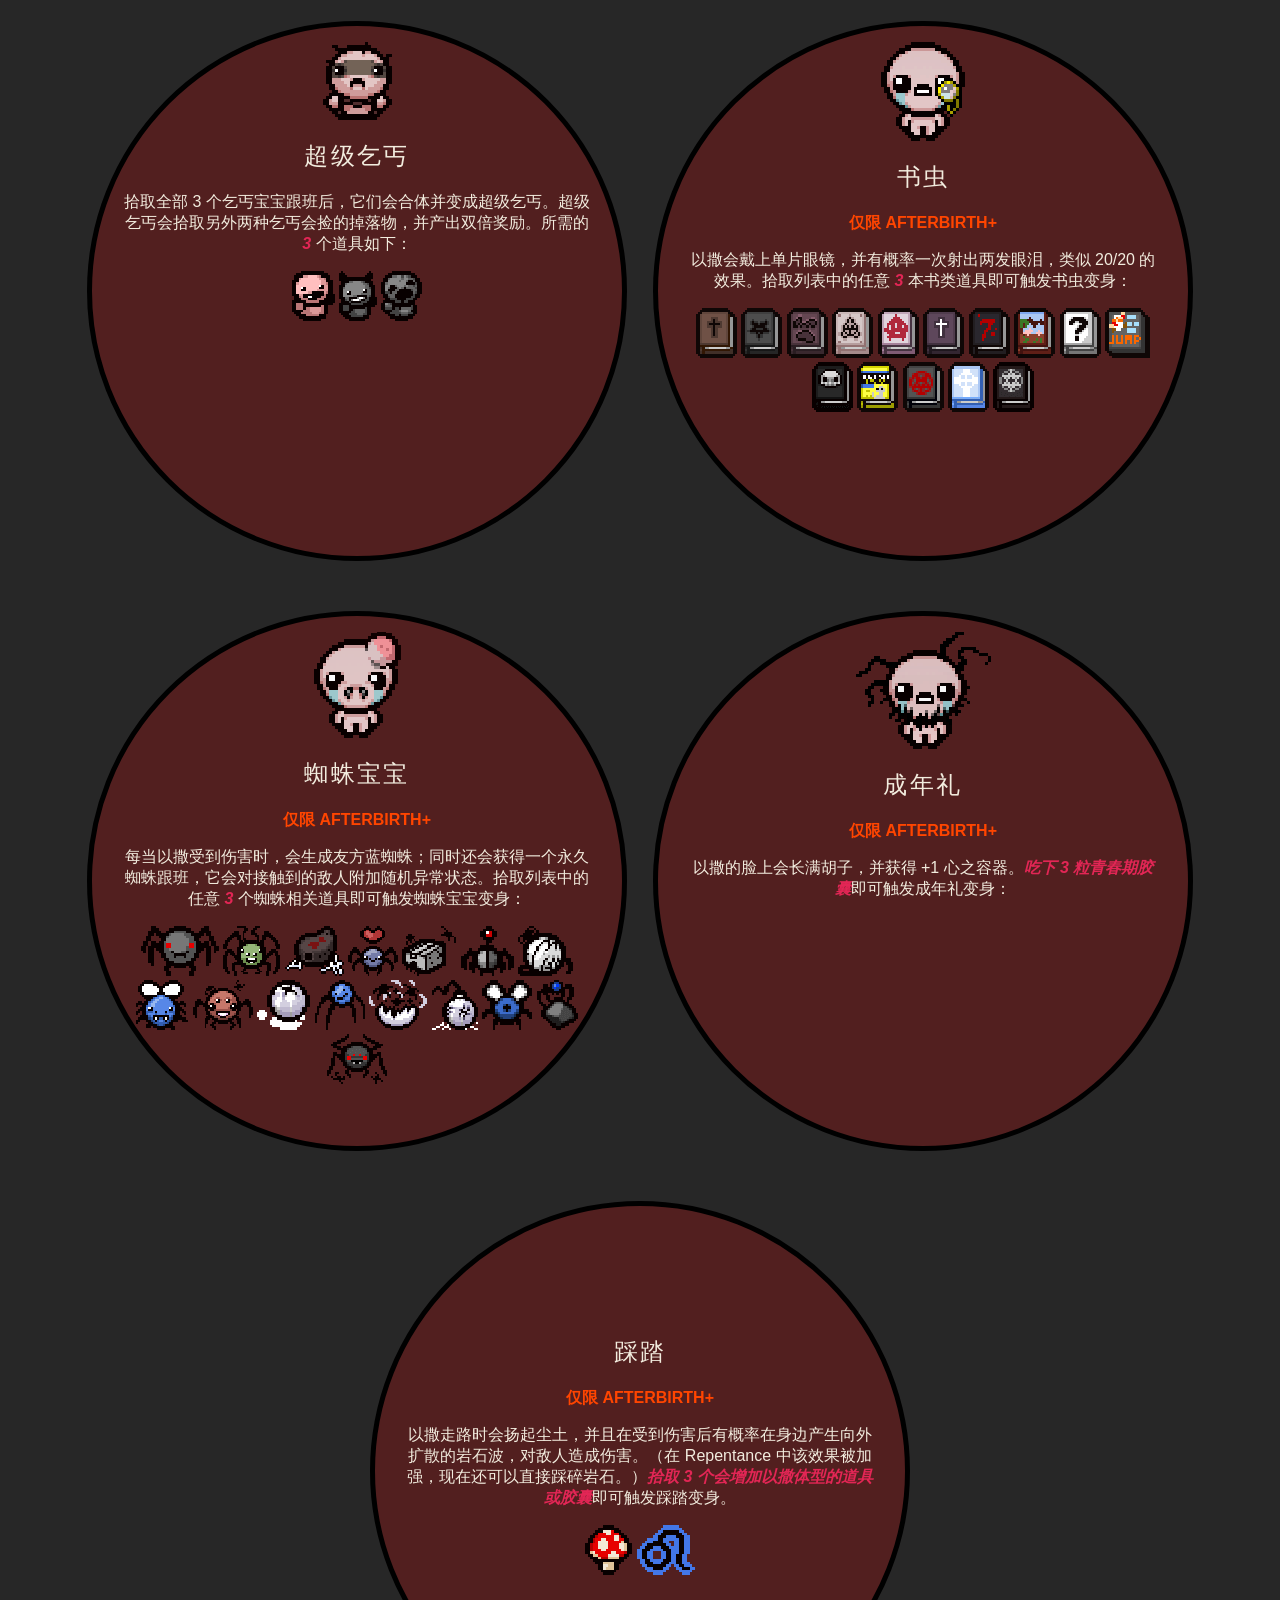
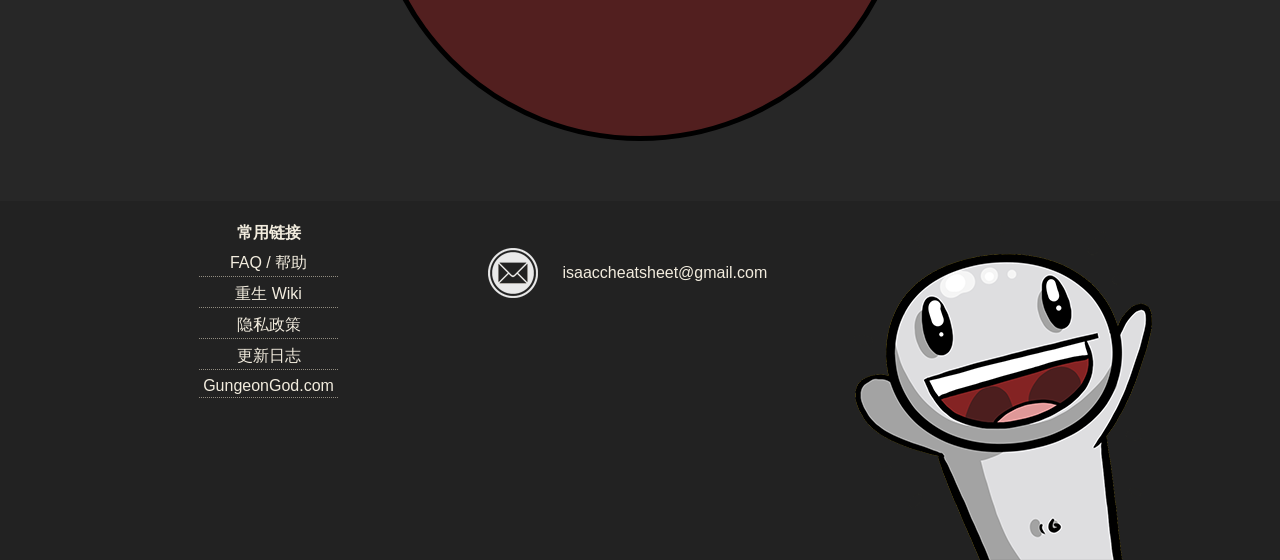
<file: mechanics/transformations.html>
<!doctype html>
<html id="ht" class="dark">
<head>
<meta charset="utf-8">
<title>变身机制 - 以撒物品查询</title>
<meta name="description" content="《以撒的结合》各类变身机制、触发条件与效果说明。">
<meta name="viewport" content="width=device-width, initial-scale=1.0, maximum-scale=1.0, user-scalable=no" />
<link rel="stylesheet" type="text/css" href="../assets/main.css">
<style>
header .container .navigation { position: relative; }
header .container .navigation ul.mechanics-nav-list { left: 100px; }
header .container .mobile-nav-container ul.mechanics-nav-list { top: 50px; }
header .container .swapper.home-brand { width: 170px; }
header .container .swapper.home-brand:hover { background-color: transparent; }
header .container .swapper.home-brand .navbar-swapper { cursor: default; }
header .container .swapper.home-brand .brand-label { color: #9BCD35; font-size: 18px; vertical-align: middle; }
@media only screen and (max-width: 500px) {
header .container .swapper.home-brand { width: 58px; }
header .container .swapper.home-brand .brand-label { display: none; }
}
</style>
<link rel="shortcut icon" type="image/x-icon" href="../images/favico.png">
<script>
  // (function(i,s,o,g,r,a,m){i['GoogleAnalyticsObject']=r;i[r]=i[r]||function(){
  // (i[r].q=i[r].q||[]).push(arguments)},i[r].l=1*new Date();a=s.createElement(o),
  // m=s.getElementsByTagName(o)[0];a.async=1;a.src=g;m.parentNode.insertBefore(a,m)
  // })(window,document,'script','//www.google-analytics.com/analytics.js','ga');

  // ga('create', 'UA-42133651-1', 'auto');
  // ga('send', 'pageview');

</script>
</head>
<body>
<div class="overlay" id="darkback"></div>
<header>
	<div class="container full">
			<div class="swapper home-brand">
				<div class="navbar-swapper pull-left">
					<img class="border-round mrs" alt="以撒的结合" src="../images/pg-icon.png" width="30" height="30">
					<span class="brand-label">&#20197;&#25746;&#30340;&#32467;&#21512;</span>
				</div>
			</div>
    	<div class="mobile-nav">&#9776;</div>
        <div class="mobile-nav-container">
					<a class="nav-item" href="../index.html">&#39318;&#39029;</a>
					<a class="nav-item nav-dd active">&#26426;&#21046;</a>
		        <ul class="mechanics-nav-list">
							<li><a class="nav-item" href="devil-room.html">&#24694;&#39764;&#25151;</a></li>
		        	<li><a class="nav-item" href="angel-room.html">&#22825;&#20351;&#25151;</a></li>
							<li><a class="nav-item really-close active" href="transformations.html">&#21464;&#36523;&#26426;&#21046;</a></li>
							<li><a class="nav-item " href="sacrifice-rooms.html">&#29486;&#31085;&#25151;</a></li>
							<li><a class="nav-item " href="tarot-cloth.html">&#22612;&#32599;&#24067;</a></li>
							<li><a class="nav-item " href="dice-rooms.html">骰子房</a></li>
		        </ul>
					<!-- Legacy mobile nav hidden: All Items / Original / Rebirth / Afterbirth / Afterbirth+ / Antibirth / Repentance -->
        </div>

			<div class="navigation">
				<a class="nav-item" href="../index.html">&#39318;&#39029;</a>
				<a class="nav-item nav-dd active">&#26426;&#21046;</a>
	        <ul class="mechanics-nav-list">
						<li><a class="nav-item" href="devil-room.html">&#24694;&#39764;&#25151;</a></li>
	        	<li><a class="nav-item" href="angel-room.html">&#22825;&#20351;&#25151;</a></li>
						<li><a class="nav-item active" href="transformations.html">&#21464;&#36523;&#26426;&#21046;</a></li>
						<li><a class="nav-item " href="sacrifice-rooms.html">&#29486;&#31085;&#25151;</a></li>
						<li><a class="nav-item " href="tarot-cloth.html">&#22612;&#32599;&#24067;</a></li>
						<li><a class="nav-item " href="dice-rooms.html">骰子房</a></li>
	        </ul>
					<!-- Legacy desktop nav hidden: Home submenu / Original / Rebirth / Afterbirth / Afterbirth+ / Antibirth / Repentance -->
			</div>

      <div class="search">
      	      </div>
	</div>
</header>
<div class="generic transformations">

<h1>变身机制</h1>

<p>《以撒的结合：重生》最初只引入了少数几种变身效果，而 Afterbirth 额外加入了 9 种，Afterbirth+ 又再增加了 3 种。</p>
<p>变身会在你当前形态的基础上再赋予特殊能力，每一种变身都有独特效果来帮助你推进流程。每种变身的触发条件都列在下方，本质上都是拾取某一组特定道具的组合。</p>

<div class="trans-container">

<div class="trans-box">
<div class="sprite guppy"></div>
<h2>嗝屁猫</h2>
<p>以撒会变成自己的猫嗝屁猫，并获得飞行能力。每当你的眼泪成功命中敌人时，就会生成一只蓝苍蝇（在 Repentance 中，这个效果被削弱为只有 50% 的命中眼泪会触发）。拾取下列任意 <i class="red bold">3</i> 个道具即可触发嗝屁猫变身。</p>
<div class="items-container">
  <div class='d-ib hovertip rebirth-item r-itm212'><span>Guppy's Collar</span></div>
  <div class='d-ib hovertip rebirth-item r-itm081'><span>Dead Cat</span></div>
  <div class='d-ib hovertip rebirth-item r-itm187'><span>Guppy's Hairball</span></div>
  <div class='d-ib hovertip rebirth-item r-itm145'><span>Guppy's Head</span></div>
  <div class='d-ib hovertip rebirth-item r-itm133'><span>Guppy's Paw</span></div>
  <div class='d-ib hovertip rebirth-item r-itm134'><span>Guppy's Tail</span></div>
  <div class='d-ib hovertip rep-item rep665'><span>Guppy's Eye</span></div>
  <div class='d-ib hovertip rep-trink rep-junxx169'><span>Kid's Drawing</span></div>
</div>
</div>

<div class="trans-box">
<div class="sprite lotf"></div>
<h2>苍蝇王</h2>
<p>以撒会变成一只人形苍蝇，并获得飞行能力。该变身会将大多数苍蝇类敌人转化为友方蓝苍蝇。拾取下列任意 <i class="red bold">3</i> 个道具即可触发苍蝇王变身。</p>
<div class="items-container">
  <div class='d-ib hovertip rebirth-item r-itm320'><span>???'s Only Friend</span></div>
  <div class='d-ib hovertip rebirth-item r-itm272'><span>BBF</span></div>
  <div class='d-ib hovertip rebirth-item r-itm274'><span>Best Bud</span></div>
  <div class='d-ib hovertip rebirth-item r-itm279'><span>Big Fan</span></div>
  <div class='d-ib hovertip rebirth-item r-itm057'><span>Distant Admiration</span></div>
  <div class='d-ib hovertip rebirth-item r-itm128'><span>Forever Alone</span></div>
  <div class='d-ib hovertip rebirth-item r-itm010'><span>Halo of Flies</span></div>
  <div class='d-ib hovertip rebirth-item r-itm248'><span>Hive Mind</span></div>
  <div class='d-ib hovertip rebirth-item r-itm009'><span>Skatole</span></div>
  <div class='d-ib hovertip rebirth-item r-itm264'><span>Smart Fly</span></div>
  <div class='d-ib hovertip rebirth-item r-itm151'><span>Mulligan</span></div>
  <div class='d-ib hovertip rebirth-item r-itm148'><span>Infestation</span></div>
  <div class='d-ib hovertip a-item a-itm430'><span>Papa Fly</span></div>
  <div class='d-ib hovertip a-item a-itm364'><span>Friend Zone</span></div>
  <div class='d-ib hovertip a-item a-itm426'><span>Obsessed Fan</span></div>
  <div class='d-ib hovertip a-item a-itm365'><span>Lost Fly</span></div>
  <div class='d-ib hovertip a-item a-itm434'><span>Jar of Flies</span></div>
  <div class='d-ib hovertip ap-item ap-itm511'><span>Angry Fly</span></div>
  <div class='d-ib hovertip rep-item rep650'><span>Plum Flute</span></div>
  <div class='d-ib hovertip rep-item rep693'><span>Infest</span></div>
  <div class='d-ib hovertip rep-item rep581'><span>Psy Fly</span></div>
  <div class='d-ib hovertip rep-item rep649'><span>Fruity Plum</span></div>
  <div class='d-ib hovertip rep-item rep629'><span>Bot Fly</span></div>
  <div class='d-ib hovertip ap-itm-new apn-itm492'><span>YO LISTEN!</span></div>
  <div class='d-ib hovertip ap-itm-new apn-itm461'><span>Parasitoid</span></div>
</div>
</div>


<div class="trans-box">
<div class="sprite mom"></div>
<h2>妈妈</h2>
<p>以撒会变成妈妈的样子，并在屁股后面挂上一把无法发射的刀。拾取列表中的任意 <i class="red bold">3</i> 个道具即可触发妈妈变身。</p>
<div class="items-container">
  <div class='d-ib hovertip rebirth-item r-itm102'><span>Mom's Bottle of Pills</span></div>
  <div class='d-ib hovertip rebirth-item r-itm039'><span>Mom's Bra</span></div>
  <div class='d-ib hovertip rebirth-item r-itm195'><span>Mom's Coin Purse</span></div>
  <div class='d-ib hovertip rebirth-item r-itm110'><span>Mom's Contacts</span></div>
  <div class='d-ib hovertip rebirth-item r-itm055'><span>Mom's Eye</span></div>
  <div class='d-ib hovertip rebirth-item r-itm200'><span>Mom's Eyeshadow</span></div>
  <div class='d-ib hovertip rebirth-item r-itm030'><span>Mom's Heels</span></div>
  <div class='d-ib hovertip rebirth-item r-itm199'><span>Mom's Key</span></div>
  <div class='d-ib hovertip rebirth-item r-itm114'><span>Mom's Knife</span></div>
  <div class='d-ib hovertip rebirth-item r-itm031'><span>Mom's Lipstick</span></div>
  <div class='d-ib hovertip rebirth-item r-itm041'><span>Mom's Pad</span></div>
  <div class='d-ib hovertip rebirth-item r-itm228'><span>Mom's Purfume</span></div>
  <div class='d-ib hovertip rebirth-item r-itm139'><span>Mom's Purse</span></div>
  <div class='d-ib hovertip rebirth-item r-itm217'><span>Mom's Wig</span></div>
  <div class='d-ib hovertip rebirth-item r-itm029'><span>Mom's Underwear</span></div>
  <div class='d-ib hovertip a-item a-itm355'><span>Mom's Pearls</span></div>
  <div class='d-ib hovertip ap-item ap-itm508'><span>Mom's Razor</span></div>
  <div class='d-ib hovertip ap-item ap-itm552'><span>Mom's Shovel</span></div>
  <div class='d-ib hovertip rep-item rep604'><span>Mom's Bracelet</span></div>
</div>
</div>




<div class="trans-box">
<div class="sprite evilangel"></div>
<h2>利维坦</h2>
<p>以撒会变成一只长有触手的怪物，获得 2 颗黑心和飞行能力。拾取列表中的任意 <i class="red bold">3</i> 个道具即可触发利维坦变身。</p>
<div class="items-container">
  <div class='d-ib hovertip rebirth-item r-itm083'><span>The Nail</span></div>
  <div class='d-ib hovertip rebirth-item r-itm079'><span>The Mark</span></div>
  <div class='d-ib hovertip rebirth-item r-itm080'><span>The Pact</span></div>
  <div class='d-ib hovertip rebirth-item r-itm051'><span>Pentagram</span></div>
  <div class='d-ib hovertip rebirth-item r-itm159'><span>Spirit of the Night</span></div>
  <div class='d-ib hovertip a-item a-itm399'><span>Maw of the Void</span></div>
  <div class='d-ib hovertip rebirth-item r-itm230'><span>Abaddon</span></div>
  <div class='d-ib hovertip rep-item rep572'><span>Eye of the Occult</span></div>
  <div class='d-ib hovertip reb-itm-new re-itm082'><span>Lord of the Pit</span></div>
  <div class='d-ib hovertip rep-item rep556'><span>Sulfur</span></div>
</div>
</div>


<div class="trans-box">
<div class="sprite angel"></div>
<h2>炽天使</h2>
<p>以撒会变成一个无面的天使，获得 3 颗魂心和永久飞行。拾取列表中的任意 <i class="red bold">3</i> 个道具即可触发炽天使变身。</p>
<div class="items-container">
  <div class='d-ib hovertip rebirth-item r-itm185'><span>Dead Dove</span></div>
  <div class='d-ib hovertip a-item a-itm363'><span>Sworn Protector</span></div>
  <div class='d-ib hovertip rebirth-item r-itm033'><span>The Bible</span></div>
  <div class='d-ib hovertip rebirth-item r-itm112'><span>Guardian Angel</span></div>
  <div class='d-ib hovertip rebirth-item r-itm184'><span>Holy Grail</span></div>
  <div class='d-ib hovertip rebirth-item r-itm313'><span>Holy Mantle</span></div>
  <div class='d-ib hovertip rebirth-item r-itm173'><span>Mitre</span></div>
  <div class='d-ib hovertip rebirth-item r-itm072'><span>Rosary</span></div>
  <div class='d-ib hovertip rebirth-item r-itm101'><span>The Halo</span></div>

  <div class='d-ib hovertip reb-itm-new re-itm162'><span>Celtic Cross</span></div>
  <div class='d-ib hovertip reb-itm-new re-itm331'><span>Godhead</span></div>
  <div class='d-ib hovertip reb-itm-new re-itm182'><span>Sacred Heart</span></div>
  <div class='d-ib hovertip ab-itm-new abn-itm374'><span>Holy Light</span></div>
  <div class='d-ib hovertip rep-item rep568'><span>Divine Intervention</span></div>
  <div class='d-ib hovertip rep-item rep573'><span>Immaculate Heart</span></div>
  <div class='d-ib hovertip rep-item rep643'><span>Revelation</span></div>
  <div class='d-ib hovertip rep-item rep696'><span>Salvation</span></div>
</div>
</div>



<div class="trans-box">
<div class="sprite bob"></div>
<h2>鲍勃</h2>
<p>以撒会变成鲍勃（懒惰），走路时会留下绿色毒液轨迹。拾取列表中的任意 <i class="red bold">3</i> 个道具即可触发鲍勃变身。</p>
<div class="items-container">
  <div class='d-ib hovertip rebirth-item r-itm042'><span>Bob's Rotten Head</span></div>
  <div class='d-ib hovertip rebirth-item r-itm273'><span>Bob's Brain</span></div>
  <div class='d-ib hovertip rebirth-item r-itm140'><span>Bob's Curse</span></div>
  <div class='d-ib hovertip rebirth-item r-itm149'><span>Ipecac</span></div>
</div>
</div>




<div class="trans-box">
<div class="sprite shroom"></div>
<h2>蘑菇人</h2>
<p>以撒会变成一只活蘑菇，并获得 +1 心之容器。拾取列表中的任意 <i class="ab-red bold">3</i> 个道具即可触发蘑菇人变身。</p>
<div class="items-container">
  <div class='d-ib hovertip rebirth-item r-itm071'><span>Mini Mush</span></div>
  <div class='d-ib hovertip rebirth-item r-itm012'><span>Magic Mushroom</span></div>
  <div class='d-ib hovertip rebirth-item r-itm120'><span>Odd Mushroom (Thin)</span></div>
  <div class='d-ib hovertip rebirth-item r-itm121'><span>Odd Mushroom (Thick)</span></div>
  <div class='d-ib hovertip rebirth-item r-itm011'><span>1UP!</span></div>
  <div class='d-ib hovertip rebirth-item r-itm342'><span>Blue Cap</span></div>
  <div class='d-ib hovertip a-item a-itm398'><span>God's Flesh</span></div>
  <div class='d-ib hovertip rep-item rep625'><span>Mega Mush</span></div>
  <div class='d-ib hovertip rep-item rep582'><span>Wavy Cap</span></div>
</div>
</div>



<div class="trans-box">
<div class="sprite tumor"></div>
<h2>连体婴</h2>
<p>以撒脸上会长出两个肿瘤，除了正常眼泪外，还会额外斜向发射两发眼泪。这个变身同时会带来 -0.3 伤害和 -0.3 射速的负面修正。<br>拾取列表中的任意 <i class="red bold">3</i> 个道具即可触发连体婴变身。</p>
<div class="items-container">
  <div class='d-ib hovertip rebirth-item r-itm008'><span>Brother Bobby</span></div>
  <div class='d-ib hovertip rebirth-item r-itm167'><span>Harlequin Baby</span></div>
  <div class='d-ib hovertip rebirth-item r-itm269'><span>Headless Baby</span></div>
  <div class='d-ib hovertip rebirth-item r-itm100'><span>Little Steven</span></div>
  <div class='d-ib hovertip rebirth-item r-itm322'><span>Mongo Baby</span></div>
  <div class='d-ib hovertip rebirth-item r-itm268'><span>Rotten Baby</span></div>
  <div class='d-ib hovertip rebirth-item r-itm067'><span>Sister Maggy</span></div>
  <div class='d-ib hovertip reb-itm-new re-itm188'><span>Abel</span></div>
  <div class='d-ib hovertip reb-itm-new re-itm113'><span>Demon Baby</span></div>
  <div class='d-ib hovertip reb-itm-new re-itm265'><span>Dry Baby</span></div>
  <div class='d-ib hovertip reb-itm-new re-itm163'><span>Ghost Baby</span></div>
  <div class='d-ib hovertip reb-itm-new re-itm112'><span>Guardian Angel</span></div>
  <div class='d-ib hovertip reb-itm-new re-itm275'><span>Lil Brimstone</span></div>
  <div class='d-ib hovertip reb-itm-new re-itm174'><span>Rainbow Baby</span></div>
  <div class='d-ib hovertip reb-itm-new re-itm095'><span>Robo-Baby</span></div>
  <div class='d-ib hovertip reb-itm-new re-itm267'><span>Robo-Baby 2.0</span></div>
  <div class='d-ib hovertip ab-itm-new abn-itm404'><span>Farting Baby</span></div>
  <div class='d-ib hovertip ab-itm-new abn-itm360'><span>Incubus</span></div>
  <div class='d-ib hovertip ab-itm-new abn-itm431'><span>Multidimensional Baby</span></div>
  <div class='d-ib hovertip ab-itm-new abn-itm390'><span>Seraphim</span></div>
  <div class='d-ib hovertip ap-itm-new item apn-itm491'><span>Acid Baby</span></div>
  <div class='d-ib hovertip ap-itm-new item apn-itm518'><span>Buddy in a Box</span></div>
  <div class='d-ib hovertip ap-itm-new item apn-itm472'><span>King Baby</span></div>
  <div class='d-ib hovertip rep-item rep607'><span>Boiled Baby</span></div>
  <div class='d-ib hovertip rep-item rep652'><span>Cube Baby</span></div>
  <div class='d-ib hovertip rep-item rep608'><span>Freezer Baby</span></div>
  <div class='d-ib hovertip rep-item rep679'><span>Lil Abaddon</span></div>
  <div class='d-ib hovertip rep-item rep661'><span>Quints</span></div>
  <div class='d-ib hovertip rep-item rep698'><span>Twisted Pair</span></div>
</div>
</div>



<div class="trans-box">
<div class="sprite drugs"></div>
<h2>嗑药成瘾</h2>
<p>以撒会变成肌肉发达的狂战士，获得 +2 伤害、+0.15 移速，并在地上生成一粒随机胶囊。拾取列表中的任意 <i class="red bold">3</i> 个道具即可触发嗑药成瘾变身。</p>
<div class="items-container">
  <div class='d-ib hovertip rebirth-item r-itm013'><span>The Virus</span></div>
  <div class='d-ib hovertip rebirth-item r-itm014'><span>Roid Rage</span></div>
  <div class='d-ib hovertip rebirth-item r-itm143'><span>Speed Ball</span></div>
  <div class='d-ib hovertip rebirth-item r-itm070'><span>Growth Hormones</span></div>
  <div class='d-ib hovertip rebirth-item r-itm345'><span>Synthoil</span></div>
  <div class='d-ib hovertip rebirth-item r-itm240'><span>Experimental Treatment</span></div>
  <div class='d-ib hovertip ap-item ap-itm493'><span>Adrenaline</span></div>
  <div class='d-ib hovertip ap-item ap-itm496'><span>Euthanasia</span></div>
</div>
</div>




<div class="trans-box">
<div class="sprite poop"></div>
<h2>大便超人</h2>
<p>以撒会变成一坨巨大的行走粪便，此后每当一坨大便被摧毁时，他都能恢复半颗红心。拾取列表中的任意 <i class="red bold">3</i> 个道具即可触发大便变身。</p>
<div class="items-container">
  <div class='d-ib hovertip rebirth-item r-itm291'><span>FLUSH!</span></div>
  <div class='d-ib hovertip rebirth-item r-itm009'><span>Skatole</span></div>
  <div class='d-ib hovertip rebirth-item r-itm036'><span>The Poop</span></div>
  <div class='d-ib hovertip rebirth-item r-itm236'><span>E. Coli</span></div>
  <div class='d-ib hovertip ap-itm-new apn-itm504'><span>Brown Nugget</span></div>
  <div class='d-ib hovertip reb-itm-new re-itm209'><span>Butt Bombs</span></div>
  <div class='d-ib hovertip ab-itm-new abn-itm378'><span>No. 2</span></div>
  <div class='d-ib hovertip bp-itm-new bpn-itm543'><span>Hallowed Ground</span></div>
  <div class='d-ib hovertip rep-item rep576'><span>Dirty Mind</span></div>
  <div class='d-ib hovertip rep-item rep680'><span>Montezuma's Revenge</span></div>
</div>
</div>



<div class="trans-box">
  <div class="sprite superbum"></div>
  <h2>超级乞丐</h2>
  <p>拾取全部 3 个乞丐宝宝跟班后，它们会合体并变成超级乞丐。超级乞丐会拾取另外两种乞丐会捡的掉落物，并产出双倍奖励。所需的 <i class="red bold">3</i> 个道具如下：</p>
  <div class="items-container">
    <div class='d-ib hovertip rebirth-item r-itm144'><span>Bum Friend</span></div>
    <a href="dark-bum"><div class='d-ib hovertip rebirth-item r-itm278'><span>Dark Bum</span></div></a>
    <div class='d-ib hovertip a-item a-itm388'><span>Key Bum</span></div>
  </div>
</div>

<div class="trans-box">
  <div class="sprite bookworm"></div>
  <h2>书虫</h2>
  <strong><p style="color:orangered">仅限 AFTERBIRTH+</p></strong>
  <p>以撒会戴上单片眼镜，并有概率一次射出两发眼泪，类似 20/20 的效果。拾取列表中的任意 <i class="red bold">3</i> 本书类道具即可触发书虫变身：</p>
  <div class="items-container">
    <div class='d-ib hovertip rebirth-item r-itm033'><span>The Bible</span></div>
    <div class='d-ib hovertip rebirth-item r-itm034'><span>Book of Belial</span></div>
    <div class='d-ib hovertip rebirth-item r-itm035'><span>The Necronomicon</span></div>
    <div class='d-ib hovertip rebirth-item r-itm058'><span>Book of Shadows</span></div>
    <div class='d-ib hovertip rebirth-item r-itm065'><span>Anarchist Cookbook</span></div>
    <div class='d-ib hovertip rebirth-item r-itm078'><span>Book of Revelations</span></div>
    <div class='d-ib hovertip rebirth-item r-itm097'><span>The Book of Sin</span></div>
    <div class='d-ib hovertip rebirth-item r-itm123'><span>Monster Manual</span></div>
    <div class='d-ib hovertip rebirth-item r-itm287'><span>Book of Secrets</span></div>
    <div class='d-ib hovertip rebirth-item r-itm282'><span>How To Jump</span></div>
    <div class='d-ib hovertip bp-itm-new bpn-itm545'><span>Book of the Dead</span></div>
    <div class='d-ib hovertip rebirth-item r-itm192'><span>Telepathy For Dummies</span></div>
    <div class='d-ib hovertip rebirth-item r-itm292'><span>Satanic Bible</span></div>
    <div class='d-ib hovertip rep-item rep584'><span>Book of Virtues</span></div>
    <div class='d-ib hovertip rep-item rep712'><span>Lemegeton</span></div>
  </div>
</div>

<div class="trans-box">
  <div class="sprite spiderboy"></div>
  <h2>蜘蛛宝宝</h2>
  <strong><p style="color:orangered">仅限 AFTERBIRTH+</p></strong>
  <p>每当以撒受到伤害时，会生成友方蓝蜘蛛；同时还会获得一个永久蜘蛛跟班，它会对接触到的敌人附加随机异常状态。拾取列表中的任意 <i class="red bold">3</i> 个蜘蛛相关道具即可触发蜘蛛宝宝变身：</p>
  <div class="items-container">
    <div class='d-ib hovertip rebirth-item r-itm089'><span>Spider Bite</span></div>
    <div class='d-ib hovertip rebirth-item r-itm153'><span>Mutant Spider</span></div>
    <div class='d-ib hovertip rebirth-item r-itm171'><span>Spider Butt</span></div>
    <div class='d-ib hovertip rebirth-item r-itm211'><span>Spiderbaby</span></div>
    <div class='d-ib hovertip rebirth-item r-itm288'><span>Box of Spiders</span></div>
    <div class='d-ib hovertip a-item a-itm403'><span>Spider Mod</span></div>

    <div class='d-ib hovertip rebirth-item r-itm170'><span>Daddy Longlegs</span></div>
    <div class='d-ib hovertip rebirth-item r-itm248'><span>Hive Mind</span></div>
    <div class='d-ib hovertip rebirth-item r-itm234'><span>Infestation 2</span></div>
    <div class='d-ib hovertip rebirth-item r-itm266'><span>Juicy Sack</span></div>
    <div class='d-ib hovertip rebirth-item r-itm280'><span>Sissy Longlegs</span></div>
    <div class='d-ib hovertip a-item a-itm377'><span>Bursting Sack</span></div>
    <div class='d-ib hovertip a-item a-itm367'><span>Sticky Bombs</span></div>
    <div class='d-ib hovertip ap-itm-new apn-itm461'><span>Parasitoid</span></div>
    <div class='d-ib hovertip rep-item rep717'><span>Keeper's Kin</span></div>
    <div class='d-ib hovertip rep-item rep575'><span>The Intruder</span></div>
  </div>
</div>

<div class="trans-box">
  <div class="sprite adult"></div>
  <h2>成年礼</h2>
  <strong><p style="color:orangered">仅限 AFTERBIRTH+</p></strong>
  <p>以撒的脸上会长满胡子，并获得 +1 心之容器。<i class="red bold">吃下 3 粒青春期胶囊</i>即可触发成年礼变身：</p>
</div>

<div class="trans-box" style="padding-top:110px;">
  <h2>踩踏</h2>
  <strong><p style="color:orangered">仅限 AFTERBIRTH+</p></strong>
  <p>以撒走路时会扬起尘土，并且在受到伤害后有概率在身边产生向外扩散的岩石波，对敌人造成伤害。（在 Repentance 中该效果被加强，现在还可以直接踩碎岩石。）<i class="red bold">拾取 3 个会增加以撒体型的道具或胶囊</i>即可触发踩踏变身。</p>
  <div class="items-container">
    <div class='d-ib hovertip rebirth-item r-itm012'><span>Magic Mushroom</span></div>
    <div class='d-ib hovertip rebirth-item r-itm302'><span>Leo</span></div>
  </div>
</div>

</div>
</div>

<footer>
    <div class="links">
        <ul>
            <li>常用链接</li>
            <li><a target="_blank" href="faq">FAQ / 帮助</a></li>
            <li><a target="_blank"
                    href="http://bindingofisaacrebirth.gamepedia.com/Binding_of_Isaac:_Rebirth_Wiki">重生 Wiki</a>
            </li>
            <li><a target="_blank" href="/privacy-policy">隐私政策</a></li>
            <li><a target="_blank" href="/changelog">更新日志</a></li>
            <li><a target="_blank" href="http://gungeongod.com">GungeonGod.com</a></li>
        </ul>
    </div>
    <div class="social">
        <ul>
            <li>
                <img width="50" height="50" src="../images/email.png" alt="Email me">
                <a href="mailto:isaaccheatsheet@gmail.com">isaaccheatsheet@gmail.com</a>
            </li>
        </ul>
    </div>
    <div class="pg">
        <img id="pg-img" width="298" height="336" src="../images/elucidate.png" alt="Platinum God">
    </div>
</footer>

<script src="../assets/vendor/jquery-1.10.1.min.js"></script>
<script src="../assets/vendor/jquery.easing.min.js"></script>
<script src="../assets/vendor/jquery.tinysort.min.js"></script>
<script src="../assets/vendor/underscore-min.js"></script>
<script src="../assets/data/i18n-items.js"></script>
<script src="../assets/scripts/mechanics-i18n.js"></script>
<script src="../assets/scripts/main.js?v=20260603-common-split"></script>
</body>

</html>
</file>
<file: assets/main.css>
@-webkit-keyframes hovering{50%{-webkit-transform:translateY(-15px)}100%{-webkit-transform:translateY(0px)}}@-moz-keyframes hovering{50%{-moz-transform:translateY(-15px)}100%{-moz-transform:translateY(0px)}}@-o-keyframes hovering{50%{-o-transform:translateY(-15px)}100%{-o-transform:translateY(0px)}}@-ms-keyframes hovering{50%{-ms-transform:translateY(-15px)}100%{-ms-transform:translateY(0px)}}@keyframes hovering{50%{transform:translateY(-15px)}100%{transform:translateY(0px)}}*{font-family:"Open Sans",sans-serif;text-decoration:none}ul{padding:0;margin:0;list-style:none}img{border:none}body{background:#d3d3d3;font-family:helvetica,arial,sans-serif;margin:0}::selection,::-moz-selection{background:#fc6d6d;color:#fff}.main{background:#eaeaea;padding:10px;margin-left:320px;padding-top:60px}h1,h2,h3,h4{text-transform:uppercase;letter-spacing:.1em;font-family:"Open Sans",sans-serif}h2,h3,h4{font-weight:normal}h1{text-align:center;line-height:50px;vertical-align:middle;margin:0 0 10px auto}.generic{min-height:600px}.synergy,.calc,.facts,.seeds,.babies,.cookies,.faq,.boi-rebirth,.r-synergy,.afterbirth,.devilroom,.angelroom,.generic{background:#d3d3d3;padding:10px;padding-top:60px;font-family:"Open Sans",sans-serif;margin:0 5% 0 5%}.eternal{color:#7ed8e3}.ab-red,.abp-red{color:#e22655 !important}.red{color:#e22655 !important}.green{color:#2ecc71 !important}.pri{color:#9acd32}.white{color:#fff !important}.footer-bar{background-color:#908b80;text-align:center;width:100%}footer{background:#343434;color:#f2ecde}footer a{color:#f2ecde;font-family:"Open Sans",sans-serif}footer>div{width:33%;display:inline-block;margin:0;vertical-align:top}footer .links{padding:20px 0}footer .links p{text-align:right}footer .links ul{list-style:none;padding-right:20%;float:right}footer .links ul li{margin-bottom:5px;padding:2px 4px;border-bottom:1px dotted #908b80;text-align:center}footer .links ul li:first-child{border:none;font-weight:700}footer .links ul li:first-child:hover{background-color:#343434}footer .links ul li:hover{background-color:#908b80}footer .social{padding:47px 0}footer .social ul{max-width:300px;margin:0 auto}footer .social ul li{margin-bottom:25px}footer .social ul li a{margin-left:10px;line-height:50px;display:inline-block;vertical-align:top;padding:0 10px}footer .social ul li a:hover{background-color:#908b80}footer .pg{position:relative;padding-top:23px}footer .pg img{cursor:url(../images/speaker.png),auto;vertical-align:bottom}header{height:50px;min-width:315px;background:#343434;width:100%;position:fixed;z-index:9001;font-family:"Open Sans",sans-serif;-moz-box-shadow:1px 3px 4px 0 rgba(0,0,0,.4);-webkit-box-shadow:1px 3px 4px 0 rgba(0,0,0,.4);box-shadow:1px 3px 4px 0 rgba(0,0,0,.4)}header .container{margin:0 auto;position:relative;height:50px;width:100%}header .container .mobile-nav{display:none;color:#fff;font-size:32px;line-height:50px;float:left;margin:0 8px;cursor:pointer}header .container .mobile-nav-container{display:none;width:175px;position:absolute;top:50px;left:0;background:#343434;z-index:10}header .container .mobile-nav-container a{display:block;color:#f2ecde;text-transform:uppercase;letter-spacing:.1em;line-height:1.375;padding-top:8px;padding-bottom:8px;text-align:center}header .container .mobile-nav-container .active,header .container .mobile-nav-container a:hover{background:#000}header .container .mobile-nav-container .nav-item.nav-new{position:relative}header .container .mobile-nav-container .nav-item.nav-new:after{content:"new";position:absolute;top:7px;right:10px;font-size:7px;color:red;line-height:1}header .container .mobile-nav-container .nav-item.nav-beta{position:relative}header .container .mobile-nav-container .nav-item.nav-beta:after{content:"beta";position:absolute;top:7px;right:10px;font-size:7px;color:aqua;line-height:1}header .container .mobile-nav-container .nav-item.nav-dd{background-image:url("/images/chev-right.png");background-repeat:no-repeat;background-position:right 8px center}header .container .mobile-nav-container .nav-item.nav-new-item{background-color:rgba(255,0,0,.2)}header .container .mobile-nav-container .nav-item.nav-beta-item{background-color:rgba(0,0,255,.1)}header .container .navigation{display:inline-block;float:left}header .container .navigation .nav-item{width:100px;display:block;font-size:12px;color:#f2ecde;text-transform:uppercase;text-decoration:none;letter-spacing:.1em;line-height:1.375;padding:16.5px 0;float:left;text-align:center;transition:.25s ease all}header .container .navigation .nav-item.nav-new{position:relative}header .container .navigation .nav-item.nav-new:after{content:"new";position:absolute;top:7px;right:10px;font-size:7px;color:red;line-height:1}header .container .navigation .nav-item.nav-beta{position:relative}header .container .navigation .nav-item.nav-beta:after{content:"beta";position:absolute;top:7px;right:10px;font-size:7px;color:aqua;line-height:1}header .container .navigation .nav-item.nav-new-item{background-color:rgba(255,0,0,.2)}header .container .navigation .nav-item.nav-beta-item{background-color:rgba(0,0,255,.1)}header .container .navigation .nav-item-highlight{background-color:#f2ecde;color:#343434;font-weight:bold}header .container .navigation .nav-item-highlight:hover{color:#fff;font-weight:bold}header .container .mobile-nav-container ul{display:none;position:absolute;top:0;left:175px;background:#343434;z-index:901;-moz-box-shadow:1px 3px 4px 0 rgba(0,0,0,.4);-webkit-box-shadow:1px 3px 4px 0 rgba(0,0,0,.4);box-shadow:1px 3px 4px 0 rgba(0,0,0,.4);width:150px}header .container .mobile-nav-container ul li{border-bottom:1px solid #eee}header .container .mobile-nav-container ul li:last-child{border-bottom:none}header .container .mobile-nav-container ul.main-nav-list{top:50px}header .container .mobile-nav-container ul.rebirth-nav-list{top:100px}header .container .mobile-nav-container ul.afterbirth-nav-list{top:150px}header .container .mobile-nav-container ul.afterbirthplus-nav-list{top:200px}header .container .mobile-nav-container ul.mechanics-nav-list{top:200px}header .container .navigation ul{display:none;position:absolute;top:50px;left:0;background:#343434;z-index:901;-moz-box-shadow:1px 3px 4px 0 rgba(0,0,0,.4);-webkit-box-shadow:1px 3px 4px 0 rgba(0,0,0,.4);box-shadow:1px 3px 4px 0 rgba(0,0,0,.4)}header .container .navigation ul.home-nav-list{left:80px}header .container .navigation ul.main-nav-list{left:180px}header .container .navigation ul.rebirth-nav-list{left:280px}header .container .navigation ul.afterbirth-nav-list{left:380px}header .container .navigation ul.afterbirthplus-nav-list{left:480px}header .container .navigation ul.mechanics-nav-list{left:680px}header .container .navigation ul.home-nav-list:hover,header .container .mobile-nav-container ul.afterbirthplus-nav-list:hover,header .container .navigation ul.afterbirthplus-nav-list:hover,header .container .mobile-nav-container ul.afterbirth-nav-list:hover,header .container .navigation ul.afterbirth-nav-list:hover,header .container .mobile-nav-container ul.rebirth-nav-list:hover,header .container .navigation ul.rebirth-nav-list:hover,header .container .mobile-nav-container ul.main-nav-list:hover,header .container .navigation ul.main-nav-list:hover,header .container .mobile-nav-container ul.mechanics-nav-list:hover{display:block}header .container .navigation ul.mechanics-nav-list:hover{display:block}header .container .navigation .nav-item.active,header .container .navigation .nav-item:hover{background:#000;font-size:14px}header .container .navigation ul .nav-item{float:none;min-width:100px;width:auto;padding:12px 16px;text-align:left}header .container .navigation ul .nav-item.active,header .container .navigation ul .nav-item:hover{background:#000;font-size:12px !important}header .container .search{display:inline-block;float:right;font-size:0}header .container .search form{display:inline-block}header .container .search input[type=text]{float:left;height:45px;width:220px;border:0 solid rgba(0,0,0,0);padding:0 30px 5px 10px;background:url(../images/x.png) no-repeat right -20px center #fff;transition:background .4s ease-in-out;outline:none;font-family:"Open Sans",sans-serif}header .container .search input[type=text].x{background-position:right 8px center}header .container .search input[type=text].onX{cursor:pointer}header .container .search .option-expander{width:40px;height:50px;display:inline-block;background:url(../images/gear.png) #000;line-height:50px;cursor:pointer;font-size:48px;text-align:center;vertical-align:top;z-index:4}header .container .search .option-expander .option-hoverdiv{display:none;position:absolute;top:62px;right:4px;font-size:24px;background:#fff;line-height:35px;padding:0 5px;border-radius:5px;z-index:4}header .container .search #iid-label .itemid-hoverdiv{display:none;position:absolute;top:-25px;left:-125px;font-size:12px;background:#000;padding:0 5px;border-radius:5px;z-index:4;color:#fff;width:200px;text-align:center}header .container .search #iid-label:hover .itemid-hoverdiv{display:block !important}header .container .search .option-expander:hover .option-hoverdiv{display:block}header .container .search .option-expander .option-hoverdiv:after{content:"";display:block;position:absolute;right:10px;width:0;border-width:0 10px 10px;border-style:solid;border-color:#fff rgba(0,0,0,0);top:-10px}header .container .search .option-container{display:none;height:195px;max-width:660px;background:#343434;border-bottom-right-radius:12px;border-bottom-left-radius:12px;position:absolute;right:0;color:#f2ecde;letter-spacing:.1em;text-transform:uppercase;padding:10px 20px;font-size:12px;top:50px;z-index:5;-moz-box-shadow:1px 3px 4px 0 rgba(0,0,0,.4);-webkit-box-shadow:1px 3px 4px 0 rgba(0,0,0,.4);box-shadow:1px 3px 4px 0 rgba(0,0,0,.4)}header .container .search .option-container label{display:list-item}header .container .search .option-container label:hover{background:#000}header .container .search .option-container h3{font-weight:400;font-size:13px;margin:0}header .container .search .option-container ul{display:inline-block;width:119px;height:190px;margin-right:10px;padding-right:10px;border-right:1px solid #fff;line-height:21px;position:relative;vertical-align:top;margin-bottom:15px}header .container .search .option-container ul .last-item{padding-bottom:7.5px;border-bottom:1px solid #fff;margin-bottom:7.5px}header .container .search .option-container ul input[type=checkbox],header .container .search .option-container ul input[type=radio]{position:absolute;right:5px;height:15px;width:15px}header .swapper{float:left;transition:all .2s ease;width:80px}header .swapper:hover{background-color:#000}header .swapper:hover .swapper-menu{display:block}header .swapper i{vertical-align:middle;font-size:18px;height:16px}header .swapper a{color:#fff}header .swapper img{border-radius:50%;vertical-align:middle}header .swapper-menu{position:absolute;top:100%;left:0;z-index:1000;display:none;min-width:250px;padding:0;margin:0;list-style:none;font-size:14px;text-align:left;background-color:#343434;-webkit-box-shadow:0 6px 12px rgba(0,0,0,.175);box-shadow:0 6px 12px rgba(0,0,0,.175)}header .swapper-menu:hover{display:block}header .swapper-menu li{transition:all .2s ease}header .swapper-menu li a{display:block;padding:12px 16px !important}header .swapper-menu li a:hover{text-decoration:none}header .swapper-menu li:hover{background-color:rgba(0,0,0,.35)}header .navbar-swapper{padding:10px 14px !important;width:auto !important;display:block}header .navbar-swapper:hover{text-decoration:none}.button-wrap{width:160px;margin:auto 0;cursor:pointer;display:inline-block}.button-bg{width:100%;height:100%;background-color:#000;border-radius:40px;padding:3px;color:#fff;transition:all .2s ease}.button-switch{position:relative;left:0;width:74px;height:74px;border:22px solid;border-radius:36px;transition:all .2s ease}.button-active .button-switch{left:80px}.button-off{position:absolute;transition:all .2s ease;padding-top:15px;font-size:2.4em;font-weight:700}.button-on{position:absolute;transition:all .2s ease;padding-top:15px;font-size:2.4em;font-weight:700;margin-left:110px}.button-off{margin-left:30px;color:#d22}.button-active .button-off{color:#fff}.button-active .button-on{color:#2d2}.button-active .button-bg{background-color:#000}.ptn,.pvn,.pan{padding-top:0}.ptx,.pvx,.pax{padding-top:3px}.pts,.pvs,.pas{padding-top:5px}.ptm,.pvm,.pam{padding-top:10px}.ptl,.pvl,.pal{padding-top:20px}.prn,.phn,.pan{padding-right:0}.prx,.phx,.pax{padding-right:3px}.prs,.phs,.pas{padding-right:5px}.prm,.phm,.pam{padding-right:10px}.prl,.phl,.pal{padding-right:20px}.pbn,.pvn,.pan{padding-bottom:0}.pbx,.pvx,.pax{padding-bottom:3px}.pbs,.pvs,.pas{padding-bottom:5px}.pbm,.pvm,.pam{padding-bottom:10px}.pbl,.pvl,.pal{padding-bottom:20px}.pln,.phn,.pan{padding-left:0}.plx,.phx,.pax{padding-left:3px}.pls,.phs,.pas{padding-left:5px}.plm,.phm,.pam{padding-left:10px}.pll,.phl,.pal{padding-left:20px}.mtn,.mvn,.man{margin-top:0px}.mtx,.mvx,.max{margin-top:3px}.mts,.mvs,.mas{margin-top:5px}.mtm,.mvm,.mam{margin-top:10px}.mtl,.mvl,.mal{margin-top:20px}.mrn,.mhn,.man{margin-right:0px}.mrx,.mhx,.max{margin-right:3px}.mrs,.mhs,.mas{margin-right:5px}.mrm,.mhm,.mam{margin-right:10px}.mrl,.mhl,.mal{margin-right:20px}.mbn,.mvn,.man{margin-bottom:0px}.mbx,.mvx,.max{margin-bottom:3px}.mbs,.mvs,.mas{margin-bottom:5px}.mbm,.mvm,.mam{margin-bottom:10px}.mbl,.mvl,.mal{margin-bottom:20px}.mln,.mhn,.man{margin-left:0px}.mlx,.mhx,.max{margin-left:3px}.mls,.mhs,.mas{margin-left:5px}.mlm,.mhm,.mam{margin-left:10px}.mll,.mhl,.mal{margin-left:20px}.overlay{display:none;position:fixed;top:0;left:0;width:100%;height:100%;background-color:rgba(0,0,0,.8);z-index:9002}.nm-1{position:absolute;bottom:0;height:250px;left:10px;margin:0;padding:0;width:300px}@media only screen and (max-width: 700px){.nm-1{position:static;text-align:center;width:100%}}.nm-2{text-align:center;display:block;min-height:90px;margin-bottom:16px}.nm-3{display:block;text-align:center;margin-bottom:16px}.unit{position:absolute;left:10px;bottom:0;margin:0;padding:0;width:300px;height:260px}.bos_container{position:fixed;left:10px;bottom:275px;margin:0;padding:0;width:300px;height:175px}.unit a{display:block;text-align:center;margin:10px 0;font-weight:bold;text-decoration:underline;color:#000}.unit a:hover{color:#483d8b;text-decoration:none}.unit-long{text-align:center;margin:10px 0 10px 0}.dd{outline:none}.dd .ddTitle{background:#e2e2e4 !important;height:95px}.dd .ddTitle .divider{border:none}.dd .ddTitle .ddTitleText{height:85px}.dd .ddChild li img,.dd .ddTitle .ddTitleText img{margin:0 5% 0 20%;height:80px}.textbox.fade span p,.textbox.fade span ul{display:none}.r-unlock{color:#f2dcb2}#DankBumLink{display:block;position:absolute;width:100px;height:100px;top:0;right:0;cursor:url(../images/spirit-small.png),auto}#IlluminatiLink{display:block;position:absolute;width:100px;height:100px;top:0;right:0;cursor:help}#ButtLink{display:block;position:absolute;width:100px;height:100px;top:0;right:0;cursor:help}.shown{display:block !important}.filler{margin-bottom:350px}.fade{opacity:.2}.bold{font-weight:bold}.under{text-decoration:underline}.overflow-x{overflow-x:hidden}.really-close{letter-spacing:-1px !important}.inverse{transform:rotate(180deg)}.inverse.item.small{transform:rotate(180deg) scale(0.8)}.margin-auto{margin:0 auto}.divider{margin-bottom:32px;padding-bottom:32px;border-bottom:1px solid #f2ecde}.dlc-tag,.plus-tag{background-image:url("../images/dlc.png");background-repeat:no-repeat;width:47px;height:17px;display:block;vertical-align:middle;margin-bottom:6px}.font14{font-size:14px !important}.rhide .dlc-tag,.rhide .ab-red,.rhide .abp-red,.rhide .dlccontent,.rhide .plus-tag,.rhide .dlccontentplus{display:none !important}.abhide .plus-tag,.abhide .abp-red,.abhide .dlccontentplus{display:none !important}.d-ib{display:inline-block}.v-mid{vertical-align:middle}.text-center{text-align:center}.margin-top-one{margin-top:1em}.margin-right-one{margin-right:1em}.margin-bottom-one{margin-bottom:1em}.margin-left-one{margin-left:1em}.margin-top-two{margin-top:2em}.margin-right-two{margin-right:2em}.margin-bottom-two{margin-bottom:2em}.margin-left-two{margin-left:2em}.main .cookie-pp{display:none;position:relative;text-align:center;border:1px solid #373737;-moz-box-shadow:1px 3px 4px 0 rgba(0,0,0,.4);-webkit-box-shadow:1px 3px 4px 0 rgba(0,0,0,.4);box-shadow:1px 3px 4px 0 rgba(0,0,0,.4);padding-right:70px}.main .cookie-pp a{text-decoration:underline}.main .cookie-pp span{position:absolute;top:0;right:7px;display:block;font-size:18px;line-height:32px;cursor:pointer;border:1px solid #373737;height:35px;padding:0 5px;border-radius:8px;bottom:0;margin:auto}.main .cookie-pp span:hover{background:#9acd32}.main .itm-popup{display:none;width:58%;position:fixed;background:#222;z-index:9003;top:50px;left:0;right:0;margin:auto;border-radius:8px;border:2px solid #ccc;padding:0 .5% 0 1.5%;min-height:200px}.night-text{color:#000 !important}.dark .night-text{color:#f2ecde !important}.dark .main{background:url(../images/wild_oliva.png) top left fixed #373737}.dark h1{color:#f2ecde;font-weight:normal}.dark .main>div{border-bottom:1px solid #f2ecde}.dark .main>div h2{color:#f2ecde}.dark body{background-color:#272727}.dark .main .textbox a:hover span{background-color:#272727}.dark .footer-bar{background-color:#272727}.dark footer{background-color:#222}.dark .remix-button{background:#f2ecde;color:#343434}.dark .unit a{color:#f2ecde;font-weight:normal}.dark .unit a:hover{color:#9acd32;font-weight:normal}.dark .calc,.dark .facts,.dark .babies{background:url(../images/wild_oliva.png) top left fixed #373737;color:#f2ecde;box-shadow:0px 0px 12px 0px #373737}.dark .synergy,.dark .cookies,.dark .seeds,.dark .faq,.dark .boi-rebirth,.dark .r-synergy,.dark .afterbirth,.dark .devilroom,.dark .angelroom,.dark .generic{background-color:rgba(0,0,0,0);color:#f2ecde}.dark .synergy .synergy-text{background:#373737}.dark .calc .calc-main{background:none;-webkit-box-shadow:none;-moz-box-shadow:none;box-shadow:none}.dark .calc .calc-main .dmg,.dark .calc .calc-main .tps,.dark .calc .calc-main .dps,.dark .calc .calc-main .delay{background:none}.dark .calc .calc-main #infotext{background:#373737}.dark .calc .calc-main .button img{background:#343434}.dark p a{color:#9acd32;text-decoration:underline}.dark .seeds table td{background:none;border:none;border-bottom:1px solid #ccc}.dark .babies .baby-container .baby-box{background:#373737;-moz-box-shadow:0 0 1px 2px rgba(0,0,0,.4);-webkit-box-shadow:0 0 1px 2px rgba(0,0,0,.4);box-shadow:0 0 1px 2px rgba(0,0,0,.4)}.dark .afterbirth li a{color:#9acd32}.dark .boi-rebirth a,.dark .boi-rebirth .link-container a{color:#9acd32}.dark .cookie-pp{color:#fff;border:1px solid #fff}.dark .cookie-pp .close-btn{border:1px solid #fff}.dark .cookie-pp .close-btn:hover{color:#000}.item{height:50px}.item.small{transform:scale(0.8);margin:-2px !important}.items-container .vitem{background:url(../images/item.png) top left no-repeat}.items-container .vitem.itm1{background-position:0 0;width:28px}.items-container .vitem.itm2{background-position:-28px 0;width:52px}.items-container .vitem.itm3{background-position:-80px 0;width:59px}.items-container .vitem.itm4{background-position:-139px 0;width:57px}.items-container .vitem.itm5{background-position:-196px 0;width:41px}.items-container .vitem.itm6{background-position:-237px 0;width:32px}.items-container .vitem.itm7{background-position:-269px 0;width:80px}.items-container .vitem.itm8{background-position:-349px 0;width:36px}.items-container .vitem.itm9{background-position:-385px 0;width:52px}.items-container .vitem.itm10{background-position:-437px 0;width:42px}.items-container .vitem.itm11{background-position:-479px 0;width:48px}.items-container .vitem.itm12{background-position:-527px 0;width:48px}.items-container .vitem.itm13{background-position:-575px 0;width:28px}.items-container .vitem.itm14{background-position:-603px 0;width:28px}.items-container .vitem.itm15{background-position:-631px 0;width:52px}.items-container .vitem.itm16{background-position:-683px 0;width:50px}.items-container .vitem.itm17{background-position:-733px 0;width:29px}.items-container .vitem.itm18{background-position:-762px 0;width:43px}.items-container .vitem.itm19{background-position:-805px 0;width:41px}.items-container .vitem.itm20{background-position:-846px 0;width:21px}.items-container .vitem.itm21{background-position:-867px 0;width:52px}.items-container .vitem.itm22{background-position:-919px 0;width:40px}.items-container .vitem.itm23{background-position:-959px 0;width:50px}.items-container .vitem.itm24{background-position:-1009px 0;width:42px}.items-container .vitem.itm25{background-position:-1051px 0;width:46px}.items-container .vitem.itm26{background-position:-1097px 0;width:51px}.items-container .vitem.itm27{background-position:-1148px 0;width:23px}.items-container .vitem.itm28{background-position:-1171px 0;width:39px}.items-container .vitem.itm29{background-position:-1210px 0;width:65px}.items-container .vitem.itm30{background-position:-1275px 0;width:54px}.items-container .vitem.itm31{background-position:-1329px 0;width:22px}.items-container .vitem.itm32{background-position:-1351px 0;width:41px}.items-container .vitem.itm33{background-position:-1392px 0;width:43px}.items-container .vitem.itm34{background-position:-1435px 0;width:43px}.items-container .vitem.itm35{background-position:-1478px 0;width:43px}.items-container .vitem.itm36{background-position:-1521px 0;width:45px}.items-container .vitem.itm37{background-position:-1566px 0;width:37px}.items-container .vitem.itm38{background-position:-1603px 0;width:41px}.items-container .vitem.itm39{background-position:-1644px 0;width:50px}.items-container .vitem.itm40{background-position:-1694px 0;width:41px}.items-container .vitem.itm41{background-position:-1735px 0;width:27px}.items-container .vitem.itm42{background-position:-1762px 0;width:47px}.items-container .vitem.itm44{background-position:-1809px 0;width:34px}.items-container .vitem.itm45{background-position:-1843px 0;width:53px}.items-container .vitem.itm46{background-position:-1896px 0;width:46px}.items-container .vitem.itm47{background-position:-1942px 0;width:34px}.items-container .vitem.itm48{background-position:-1976px 0;width:27px}.items-container .vitem.itm49{background-position:-2003px 0;width:43px}.items-container .vitem.itm50{background-position:-2046px 0;width:54px}.items-container .vitem.itm51{background-position:-2100px 0;width:48px}.items-container .vitem.itm52{background-position:-2148px 0;width:36px}.items-container .vitem.itm53{background-position:-2184px 0;width:44px}.items-container .vitem.itm54{background-position:-2228px 0;width:41px}.items-container .vitem.itm55{background-position:-2269px 0;width:40px}.items-container .vitem.itm56{background-position:-2309px 0;width:50px}.items-container .vitem.itm57{background-position:-2359px 0;width:128px}.items-container .vitem.itm58{background-position:-2487px 0;width:43px}.items-container .vitem.itm59{background-position:-2530px 0;width:52px}.items-container .vitem.itm60{background-position:-2582px 0;width:48px}.items-container .vitem.itm62{background-position:-2630px 0;width:63px}.items-container .vitem.itm63{background-position:-2693px 0;width:38px}.items-container .vitem.itm64{background-position:-2731px 0;width:50px}.items-container .vitem.itm65{background-position:-2781px 0;width:43px}.items-container .vitem.itm66{background-position:-2824px 0;width:35px}.items-container .vitem.itm67{background-position:-2859px 0;width:36px}.items-container .vitem.itm68{background-position:-2895px 0;width:57px}.items-container .vitem.itm69{background-position:-2952px 0;width:35px}.items-container .vitem.itm70{background-position:-2987px 0;width:28px}.items-container .vitem.itm71{background-position:-3015px 0;width:40px}.items-container .vitem.itm72{background-position:-3055px 0;width:41px}.items-container .vitem.itm73{background-position:-3096px 0;width:56px}.items-container .vitem.itm74{background-position:-3152px 0;width:53px}.items-container .vitem.itm75{background-position:-3205px 0;width:65px}.items-container .vitem.itm76{background-position:-3270px 0;width:95px}.items-container .vitem.itm77{background-position:-3365px 0;width:25px}.items-container .vitem.itm78{background-position:-3390px 0;width:43px}.items-container .vitem.itm79{background-position:-3433px 0;width:50px}.items-container .vitem.itm80{background-position:-3483px 0;width:35px}.items-container .vitem.itm81{background-position:-3518px 0;width:70px}.items-container .vitem.itm82{background-position:-3588px 0;width:34px}.items-container .vitem.itm83{background-position:-3622px 0;width:23px}.items-container .vitem.itm84{background-position:-3645px 0;width:25px}.items-container .vitem.itm85{background-position:-3670px 0;width:52px}.items-container .vitem.itm86{background-position:-3722px 0;width:38px}.items-container .vitem.itm87{background-position:-3760px 0;width:41px}.items-container .vitem.itm88{background-position:-3801px 0;width:38px}.items-container .vitem.itm89{background-position:-3839px 0;width:79px}.items-container .vitem.itm90{background-position:-3918px 0;width:50px}.items-container .vitem.itm91{background-position:-3968px 0;width:48px}.items-container .vitem.itm92{background-position:-4016px 0;width:57px}.items-container .vitem.itm93{background-position:-4073px 0;width:38px}.items-container .vitem.itm94{background-position:-4111px 0;width:39px}.items-container .vitem.itm95{background-position:-4150px 0;width:36px}.items-container .vitem.itm96{background-position:-4186px 0;width:42px}.items-container .vitem.itm97{background-position:-4228px 0;width:43px}.items-container .vitem.itm98{background-position:-4271px 0;width:42px}.items-container .vitem.itm99{background-position:-4313px 0;width:52px}.items-container .vitem.itm100{background-position:-4365px 0;width:35px}.items-container .vitem.itm101{background-position:-4400px 0;width:94px}.items-container .vitem.itm102{background-position:-4494px 0;width:48px}.items-container .vitem.itm103{background-position:-4542px 0;width:55px}.items-container .vitem.itm104{background-position:-4597px 0;width:42px}.items-container .vitem.itm105{background-position:-4639px 0;width:59px}.items-container .vitem.itm106{background-position:-4698px 0;width:47px}.items-container .vitem.itm107{background-position:-4745px 0;width:42px}.items-container .vitem.itm108{background-position:-4787px 0;width:50px}.items-container .vitem.itm109{background-position:-4837px 0;width:56px}.items-container .vitem.itm110{background-position:-4893px 0;width:47px}.items-container .vitem.itm111{background-position:-4940px 0;width:41px}.items-container .vitem.itm112{background-position:-4981px 0;width:73px}.items-container .vitem.itm113{background-position:-5054px 0;width:34px}.items-container .vitem.itm114{background-position:-5088px 0;width:20px}.items-container .vitem.itm115{background-position:-5108px 0;width:67px}.items-container .vitem.itm116{background-position:-5175px 0;width:42px}.items-container .vitem.itm117{background-position:-5217px 0;width:57px}.items-container .vitem.itm118{background-position:-5274px 0;width:50px}.items-container .vitem.itm119{background-position:-5324px 0;width:41px}.items-container .vitem.itm120{background-position:-5365px 0;width:19px}.items-container .vitem.itm121{background-position:-5384px 0;width:74px}.items-container .vitem.itm122{background-position:-5458px 0;width:52px}.items-container .vitem.itm123{background-position:-5510px 0;width:43px}.items-container .vitem.itm124{background-position:-5553px 0;width:41px}.items-container .vitem.itm125{background-position:-5594px 0;width:44px}.items-container .vitem.itm126{background-position:-5638px 0;width:40px}.items-container .vitem.itm127{background-position:-5678px 0;width:61px}.items-container .vitem.itm128{background-position:-5739px 0;width:144px}.items-container .vitem.itm129{background-position:-5883px 0;width:50px}.items-container .vitem.itm130{background-position:-5933px 0;width:38px}.items-container .vitem.itm131{background-position:-5971px 0;width:39px}.items-container .vitem.itm132{background-position:-6010px 0;width:66px}.items-container .vitem.itm133{background-position:-6076px 0;width:37px}.items-container .vitem.itm134{background-position:-6113px 0;width:50px}.items-container .vitem.itm135{background-position:-6163px 0;width:49px}.items-container .vitem.itm136{background-position:-6212px 0;width:42px}.items-container .vitem.itm137{background-position:-6254px 0;width:47px}.items-container .vitem.itm138{background-position:-6301px 0;width:36px}.items-container .vitem.itm139{background-position:-6337px 0;width:67px}.items-container .vitem.itm140{background-position:-6404px 0;width:47px}.items-container .vitem.itm141{background-position:-6451px 0;width:56px}.items-container .vitem.itm142{background-position:-6507px 0;width:55px}.items-container .vitem.itm143{background-position:-6562px 0;width:28px}.items-container .vitem.itm144{background-position:-6590px 0;width:42px}.items-container .vitem.itm145{background-position:-6632px 0;width:50px}.items-container .vitem.itm146{background-position:-6682px 0;width:38px}.items-container .vitem.itm147{background-position:-6720px 0;width:48px}.items-container .vitem.itm148{background-position:-6768px 0;width:42px}.items-container .vitem.itm149{background-position:-6810px 0;width:37px}.items-container .vitem.itm150{background-position:-6847px 0;width:70px}.items-container .vitem.itm151{background-position:-6917px 0;width:52px}.items-container .vitem.itm152{background-position:-6969px 0;width:59px}.items-container .vitem.itm153{background-position:-7028px 0;width:57px}.items-container .vitem.itm154{background-position:-7085px 0;width:37px}.items-container .vitem.itm155{background-position:-7122px 0;width:37px}.items-container .vitem.itm156{background-position:-7159px 0;width:44px}.items-container .vitem.itm157{background-position:-7203px 0;width:32px}.items-container .vitem.itm158{background-position:-7235px 0;width:48px}.items-container .vitem.itm159{background-position:-7283px 0;width:47px}.items-container .vitem.itm160{background-position:-7330px 0;width:29px}.items-container .vitem.itm161{background-position:-7359px 0;width:44px}.items-container .vitem.itm162{background-position:-7403px 0;width:45px}.items-container .vitem.itm163{background-position:-7448px 0;width:36px}.items-container .vitem.itm164{background-position:-7484px 0;width:42px}.items-container .vitem.itm165{background-position:-7526px 0;width:49px}.items-container .vitem.itm166{background-position:-7575px 0;width:53px}.items-container .vitem.itm167{background-position:-7628px 0;width:41px}.items-container .vitem.itm168{background-position:-7669px 0;width:34px}.items-container .vitem.itm169{background-position:-7703px 0;width:57px}.items-container .vitem.itm170{background-position:-7760px 0;width:50px}.items-container .vitem.itm171{background-position:-7810px 0;width:59px}.items-container .vitem.itm172{background-position:-7869px 0;width:19px}.items-container .vitem.itm173{background-position:-7888px 0;width:41px}.items-container .vitem.itm174{background-position:-7929px 0;width:56px}.items-container .vitem.itm175{background-position:-7985px 0;width:40px}.items-container .vitem.itm176{background-position:-8025px 0;width:53px}.items-container .vitem.itm177{background-position:-8078px 0;width:57px}.items-container .vitem.itm178{background-position:-8135px 0;width:43px}.items-container .vitem.itm179{background-position:-8178px 0;width:57px}.items-container .vitem.itm180{background-position:-8235px 0;width:41px}.items-container .vitem.itm181{background-position:-8276px 0;width:38px}.items-container .vitem.itm182{background-position:-8314px 0;width:38px}.items-container .vitem.itm183{background-position:-8352px 0;width:70px}.items-container .vitem.itm184{background-position:-8422px 0;width:44px}.items-container .vitem.itm185{background-position:-8466px 0;width:82px}.items-container .vitem.itm186{background-position:-8548px 0;width:58px}.items-container .vitem.itm187{background-position:-8606px 0;width:70px}.items-container .vitem.itm188{background-position:-8676px 0;width:52px}.items-container .vitem.itm189{background-position:-8728px 0;width:49px}.items-container .vitem.itm190{background-position:-8777px 0;width:41px}.items-container .vitem.itm191{background-position:-8818px 0;width:43px}.items-container .vitem.itm192{background-position:-8861px 0;width:43px}.items-container .vitem.itm193{background-position:-8904px 0;width:38px}.items-container .vitem.itm194{background-position:-8942px 0;width:54px}.items-container .vitem.itm195{background-position:-8996px 0;width:56px}.items-container .vitem.itm196{background-position:-9052px 0;width:36px}.items-container .vitem.itm197{background-position:-9088px 0;width:38px}.items-container .vitem.itm198{background-position:-9126px 0;width:61px}.vanillatrinket{height:50px;background:url(../images/trinket.png) top left no-repeat}.vanillatrinket.junxx29{background-position:0 0;width:48px}.vanillatrinket.junxx30{background-position:-48px 0;width:58px}.vanillatrinket.junxx31{background-position:-106px 0;width:28px}.vanillatrinket.junxx32{background-position:-134px 0;width:45px}.vanillatrinket.junxx33{background-position:-179px 0;width:37px}.vanillatrinket.junxx34{background-position:-216px 0;width:44px}.vanillatrinket.junxx35{background-position:-260px 0;width:31px}.vanillatrinket.junxx36{background-position:-291px 0;width:36px}.vanillatrinket.junxx37{background-position:-327px 0;width:41px}.vanillatrinket.junxx38{background-position:-368px 0;width:54px}.vanillatrinket.junxx39{background-position:-422px 0;width:42px}.vanillatrinket.junxx40{background-position:-464px 0;width:46px}.vanillatrinket.junxx41{background-position:-510px 0;width:28px}.vanillatrinket.junxx42{background-position:-538px 0;width:43px}.vanillatrinket.junxx43{background-position:-581px 0;width:51px}.vanillatrinket.junxx44{background-position:-632px 0;width:65px}.vanillatrinket.junxx45{background-position:-697px 0;width:37px}.vanillatrinket.junxx46{background-position:-734px 0;width:49px}.vanillatrinket.junxx47{background-position:-783px 0;width:50px}.vanillatrinket.junxx48{background-position:-833px 0;width:42px}.vanillatrinket.junxx49{background-position:-875px 0;width:108px}.vanillatrinket.junxx50{background-position:-983px 0;width:56px}.vanillatrinket.junxx51{background-position:-1039px 0;width:98px}.vanillatrinket.junxx52{background-position:-1137px 0;width:72px}.vanillatrinket.junxx53{background-position:-1209px 0;width:50px}.vanillatrinket.junxx54{background-position:-1259px 0;width:53px}.vanillatrinket.junxx55{background-position:-1312px 0;width:48px}.vanillatrinket.junxx56{background-position:-1360px 0;width:61px}.vanillatrinket.junxx57{background-position:-1421px 0;width:43px}.vanillatrinket.junxx58{background-position:-1464px 0;width:39px}.vanillatrinket.junxx59{background-position:-1503px 0;width:53px}.vanillatrinket.junxx60{background-position:-1556px 0;width:38px}.vanillatrinket.junxx61{background-position:-1594px 0;width:46px}.vanillatrinket.junxx666{background-position:-1649px 0;width:55px}.vanillacard{height:50px;background:url(../images/card.png) top left no-repeat;width:34px}.vanillacard.card0{background-position:0 0}.vanillacard.card1{background-position:-34px 0}.vanillacard.card2{background-position:-68px 0}.vanillacard.card3{background-position:-102px 0}.vanillacard.card4{background-position:-136px 0}.vanillacard.card5{background-position:-170px 0}.vanillacard.card6{background-position:-204px 0}.vanillacard.card7{background-position:-238px 0}.vanillacard.card8{background-position:-272px 0}.vanillacard.card9{background-position:-306px 0}.vanillacard.card10{background-position:-340px 0}.vanillacard.card11{background-position:-374px 0}.vanillacard.card12{background-position:-408px 0}.vanillacard.card13{background-position:-442px 0}.vanillacard.card14{background-position:-476px 0}.vanillacard.card15{background-position:-510px 0}.vanillacard.card16{background-position:-544px 0}.vanillacard.card17{background-position:-578px 0}.vanillacard.card18{background-position:-612px 0}.vanillacard.card19{background-position:-646px 0}.vanillacard.card20{background-position:-680px 0}.vanillacard.card21{background-position:-714px 0}.vanillacard.cardclubs{background-position:-748px 0}.vanillacard.carddiamonds{background-position:-782px 0}.vanillacard.cardhearts{background-position:-816px 0}.vanillacard.cardjoker{background-position:-850px 0}.vanillacard.cardspades{background-position:-884px 0}.items-container .rebirth-item{background:url("../images/rebirth-items-final.png") top left no-repeat;width:50px;height:50px;image-rendering:pixelated}.items-container .rebirth-item.r-itm001{background-position:0 0;width:33px}.items-container .rebirth-item.r-itm002{background-position:-43px 0}.items-container .rebirth-item.r-itm003{background-position:-103px 0;width:59px}.items-container .rebirth-item.r-itm004{background-position:-172px 0;width:52px}.items-container .rebirth-item.r-itm005{background-position:-234px 0;width:38px}.items-container .rebirth-item.r-itm006{background-position:-282px 0;width:31px}.items-container .rebirth-item.r-itm007{background-position:-323px 0;width:84px}.items-container .rebirth-item.r-itm008{background-position:-417px 0;width:36px}.items-container .rebirth-item.r-itm009{background-position:-463px 0;width:43px}.items-container .rebirth-item.r-itm010{background-position:-516px 0;width:43px}.items-container .rebirth-item.r-itm011{background-position:-569px 0;width:47px}.items-container .rebirth-item.r-itm012{background-position:-626px 0;width:47px}.items-container .rebirth-item.r-itm013{background-position:-683px 0;width:25px}.items-container .rebirth-item.r-itm014{background-position:-718px 0;width:25px}.items-container .rebirth-item.r-itm015{background-position:-753px 0}.items-container .rebirth-item.r-itm016{background-position:-813px 0;width:53px}.items-container .rebirth-item.r-itm017{background-position:-876px 0;width:34px}.items-container .rebirth-item.r-itm018{background-position:-920px 0;width:38px}.items-container .rebirth-item.r-itm019{background-position:-968px 0;width:56px}.items-container .rebirth-item.r-itm020{background-position:-1034px 0;width:26px}.items-container .rebirth-item.r-itm021{background-position:-1070px 0;width:53px}.items-container .rebirth-item.r-itm022{background-position:-1133px 0;width:41px}.items-container .rebirth-item.r-itm023{background-position:-1184px 0;width:48px}.items-container .rebirth-item.r-itm024{background-position:-1242px 0;width:40px}.items-container .rebirth-item.r-itm025{background-position:-1292px 0;width:52px}.items-container .rebirth-item.r-itm026{background-position:-1354px 0;width:55px}.items-container .rebirth-item.r-itm027{background-position:-1419px 0;width:29px}.items-container .rebirth-item.r-itm028{background-position:-1458px 0;width:58px}.items-container .rebirth-item.r-itm029{background-position:-1526px 0;width:59px}.items-container .rebirth-item.r-itm030{background-position:-1595px 0;width:56px}.items-container .rebirth-item.r-itm031{background-position:-1661px 0;width:24px}.items-container .rebirth-item.r-itm032{background-position:-1695px 0;width:43px}.items-container .rebirth-item.r-itm033{background-position:-1748px 0;width:41px}.items-container .rebirth-item.r-itm034{background-position:-1799px 0;width:41px}.items-container .rebirth-item.r-itm035{background-position:-1850px 0;width:41px}.items-container .rebirth-item.r-itm036{background-position:-1901px 0;width:56px}.items-container .rebirth-item.r-itm037{background-position:-1967px 0;width:40px}.items-container .rebirth-item.r-itm038{background-position:-2017px 0;width:43px}.items-container .rebirth-item.r-itm039{background-position:-2070px 0;width:58px}.items-container .rebirth-item.r-itm040{background-position:-2138px 0;width:48px}.items-container .rebirth-item.r-itm041{background-position:-2196px 0;width:30px}.items-container .rebirth-item.r-itm042{background-position:-2236px 0;width:55px}.items-container .rebirth-item.r-itm044{background-position:-2301px 0;width:33px}.items-container .rebirth-item.r-itm045{background-position:-2344px 0;width:60px}.items-container .rebirth-item.r-itm046{background-position:-2414px 0;width:43px}.items-container .rebirth-item.r-itm047{background-position:-2467px 0;width:33px}.items-container .rebirth-item.r-itm048{background-position:-2510px 0;width:26px}.items-container .rebirth-item.r-itm049{background-position:-2546px 0;width:52px}.items-container .rebirth-item.r-itm050{background-position:-2608px 0;width:48px}.items-container .rebirth-item.r-itm051{background-position:-2666px 0;width:43px}.items-container .rebirth-item.r-itm052{background-position:-2719px 0;width:30px}.items-container .rebirth-item.r-itm053{background-position:-2759px 0;width:48px}.items-container .rebirth-item.r-itm054{background-position:-2817px 0;width:40px}.items-container .rebirth-item.r-itm055{background-position:-2867px 0;width:40px}.items-container .rebirth-item.r-itm056{background-position:-2917px 0}.items-container .rebirth-item.r-itm057{background-position:-2977px 0;width:81px}.items-container .rebirth-item.r-itm058{background-position:-3068px 0;width:41px}.items-container .rebirth-item.r-itm060{background-position:-3119px 0;width:41px}.items-container .rebirth-item.r-itm062{background-position:-3170px 0;width:70px}.items-container .rebirth-item.r-itm063{background-position:-3250px 0;width:38px}.items-container .rebirth-item.r-itm064{background-position:-3298px 0;width:43px}.items-container .rebirth-item.r-itm065{background-position:-3351px 0;width:41px}.items-container .rebirth-item.r-itm066{background-position:-3402px 0;width:40px}.items-container .rebirth-item.r-itm067{background-position:-3452px 0;width:36px}.items-container .rebirth-item.r-itm068{background-position:-3498px 0;width:52px}.items-container .rebirth-item.r-itm069{background-position:-3560px 0;width:35px}.items-container .rebirth-item.r-itm070{background-position:-3605px 0;width:25px}.items-container .rebirth-item.r-itm071{background-position:-3640px 0;width:41px}.items-container .rebirth-item.r-itm072{background-position:-3691px 0;width:48px}.items-container .rebirth-item.r-itm073{background-position:-3749px 0;width:53px}.items-container .rebirth-item.r-itm074{background-position:-3812px 0;width:45px}.items-container .rebirth-item.r-itm075{background-position:-3867px 0;width:66px}.items-container .rebirth-item.r-itm076{background-position:-3943px 0;width:75px}.items-container .rebirth-item.r-itm077{background-position:-4028px 0;width:34px}.items-container .rebirth-item.r-itm078{background-position:-4072px 0;width:41px}.items-container .rebirth-item.r-itm079{background-position:-4123px 0;width:53px}.items-container .rebirth-item.r-itm080{background-position:-4186px 0;width:35px}.items-container .rebirth-item.r-itm081{background-position:-4231px 0;width:67px}.items-container .rebirth-item.r-itm082{background-position:-4308px 0;width:37px}.items-container .rebirth-item.r-itm083{background-position:-4355px 0;width:29px}.items-container .rebirth-item.r-itm084{background-position:-4394px 0;width:30px}.items-container .rebirth-item.r-itm085{background-position:-4434px 0;width:54px}.items-container .rebirth-item.r-itm086{background-position:-4498px 0;width:38px}.items-container .rebirth-item.r-itm087{background-position:-4546px 0;width:46px}.items-container .rebirth-item.r-itm088{background-position:-4602px 0;width:38px}.items-container .rebirth-item.r-itm089{background-position:-4650px 0;width:78px}.items-container .rebirth-item.r-itm090{background-position:-4738px 0;width:53px}.items-container .rebirth-item.r-itm091{background-position:-4801px 0;width:48px}.items-container .rebirth-item.r-itm092{background-position:-4859px 0;width:63px}.items-container .rebirth-item.r-itm093{background-position:-4932px 0;width:42px}.items-container .rebirth-item.r-itm094{background-position:-4984px 0;width:35px}.items-container .rebirth-item.r-itm095{background-position:-5029px 0;width:39px}.items-container .rebirth-item.r-itm096{background-position:-5078px 0;width:38px}.items-container .rebirth-item.r-itm097{background-position:-5126px 0;width:41px}.items-container .rebirth-item.r-itm098{background-position:-5177px 0;width:42px}.items-container .rebirth-item.r-itm099{background-position:-5229px 0}.items-container .rebirth-item.r-itm100{background-position:-5289px 0;width:39px}.items-container .rebirth-item.r-itm101{background-position:-5338px 0;width:78px}.items-container .rebirth-item.r-itm102{background-position:-5426px 0;width:55px}.items-container .rebirth-item.r-itm103{background-position:-5491px 0}.items-container .rebirth-item.r-itm104{background-position:-5551px 0;width:41px}.items-container .rebirth-item.r-itm105{background-position:-5602px 0;width:55px}.items-container .rebirth-item.r-itm106{background-position:-5667px 0;width:41px}.items-container .rebirth-item.r-itm107{background-position:-5718px 0;width:45px}.items-container .rebirth-item.r-itm108{background-position:-5773px 0}.items-container .rebirth-item.r-itm109{background-position:-5833px 0;width:53px}.items-container .rebirth-item.r-itm110{background-position:-5891px 0;width:47px}.items-container .rebirth-item.r-itm111{background-position:-5951px 0;width:36px}.items-container .rebirth-item.r-itm112{background-position:-5997px 0;width:64px}.items-container .rebirth-item.r-itm113{background-position:-6071px 0;width:33px}.items-container .rebirth-item.r-itm114{background-position:-6114px 0;width:20px}.items-container .rebirth-item.r-itm115{background-position:-6144px 0;width:67px}.items-container .rebirth-item.r-itm116{background-position:-6221px 0;width:41px}.items-container .rebirth-item.r-itm117{background-position:-6272px 0;width:55px}.items-container .rebirth-item.r-itm118{background-position:-6337px 0;width:48px}.items-container .rebirth-item.r-itm119{background-position:-6395px 0;width:43px}.items-container .rebirth-item.r-itm120{background-position:-6448px 0;width:33px}.items-container .rebirth-item.r-itm121{background-position:-6491px 0;width:82px}.items-container .rebirth-item.r-itm122{background-position:-6583px 0;width:57px}.items-container .rebirth-item.r-itm123{background-position:-6650px 0;width:41px}.items-container .rebirth-item.r-itm124{background-position:-6701px 0;width:39px}.items-container .rebirth-item.r-itm125{background-position:-6750px 0;width:37px}.items-container .rebirth-item.r-itm126{background-position:-6797px 0;width:35px}.items-container .rebirth-item.r-itm127{background-position:-6842px 0;width:57px}.items-container .rebirth-item.r-itm128{background-position:-6909px 0;width:81px}.items-container .rebirth-item.r-itm129{background-position:-7000px 0;width:44px}.items-container .rebirth-item.r-itm130{background-position:-7054px 0;width:36px}.items-container .rebirth-item.r-itm131{background-position:-7100px 0;width:35px}.items-container .rebirth-item.r-itm132{background-position:-7145px 0;width:54px}.items-container .rebirth-item.r-itm133{background-position:-7209px 0;width:39px}.items-container .rebirth-item.r-itm134{background-position:-7258px 0;width:52px}.items-container .rebirth-item.r-itm135{background-position:-7320px 0;width:53px}.items-container .rebirth-item.r-itm136{background-position:-7383px 0;width:44px}.items-container .rebirth-item.r-itm137{background-position:-7437px 0;width:48px}.items-container .rebirth-item.r-itm138{background-position:-7495px 0;width:41px}.items-container .rebirth-item.r-itm139{background-position:-7546px 0;width:73px}.items-container .rebirth-item.r-itm140{background-position:-7629px 0;width:45px}.items-container .rebirth-item.r-itm141{background-position:-7684px 0;width:47px}.items-container .rebirth-item.r-itm142{background-position:-7741px 0;width:48px}.items-container .rebirth-item.r-itm143{background-position:-7799px 0;width:25px}.items-container .rebirth-item.r-itm144{background-position:-7834px 0;width:43px}.items-container .rebirth-item.r-itm145{background-position:-7887px 0}.items-container .rebirth-item.r-itm146{background-position:-7947px 0;width:39px}.items-container .rebirth-item.r-itm147{background-position:-7996px 0}.items-container .rebirth-item.r-itm148{background-position:-8056px 0;width:36px}.items-container .rebirth-item.r-itm149{background-position:-8102px 0;width:40px}.items-container .rebirth-item.r-itm150{background-position:-8152px 0;width:77px}.items-container .rebirth-item.r-itm151{background-position:-8239px 0;width:59px}.items-container .rebirth-item.r-itm152{background-position:-8308px 0;width:57px}.items-container .rebirth-item.r-itm153{background-position:-8375px 0;width:57px}.items-container .rebirth-item.r-itm154{background-position:-8442px 0;width:33px}.items-container .rebirth-item.r-itm155{background-position:-8483px 0;width:34px}.items-container .rebirth-item.r-itm156{background-position:-8523px 0;width:43px}.items-container .rebirth-item.r-itm157{background-position:-8576px 0;width:31px}.items-container .rebirth-item.r-itm158{background-position:-8617px 0;width:45px}.items-container .rebirth-item.r-itm159{background-position:-8672px 0;width:48px}.items-container .rebirth-item.r-itm160{background-position:-8730px 0;width:47px}.items-container .rebirth-item.r-itm161{background-position:-8787px 0;width:44px}.items-container .rebirth-item.r-itm162{background-position:-8841px 0;width:44px}.items-container .rebirth-item.r-itm163{background-position:-8895px 0;width:39px}.items-container .rebirth-item.r-itm164{background-position:-8944px 0;width:44px}.items-container .rebirth-item.r-itm165{background-position:-8998px 0;width:48px}.items-container .rebirth-item.r-itm166{background-position:-9056px 0}.items-container .rebirth-item.r-itm167{background-position:-9116px 0;width:39px}.items-container .rebirth-item.r-itm168{background-position:-9165px 0;width:28px}.items-container .rebirth-item.r-itm169{background-position:-9204px 0;width:52px}.items-container .rebirth-item.r-itm170{background-position:-9270px 0;width:55px}.items-container .rebirth-item.r-itm171{background-position:-9335px 0;width:59px}.items-container .rebirth-item.r-itm172{background-position:-9404px 0;width:20px}.items-container .rebirth-item.r-itm173{background-position:-9434px 0;width:41px}.items-container .rebirth-item.r-itm174{background-position:-9485px 0;width:59px}.items-container .rebirth-item.r-itm175{background-position:-9554px 0;width:45px}.items-container .rebirth-item.r-itm176{background-position:-9609px 0}.items-container .rebirth-item.r-itm177{background-position:-9669px 0;width:59px}.items-container .rebirth-item.r-itm178{background-position:-9738px 0;width:39px}.items-container .rebirth-item.r-itm179{background-position:-9787px 0;width:55px}.items-container .rebirth-item.r-itm180{background-position:-9852px 0;width:36px}.items-container .rebirth-item.r-itm181{background-position:-9898px 0;width:36px}.items-container .rebirth-item.r-itm182{background-position:-9944px 0;width:33px}.items-container .rebirth-item.r-itm183{background-position:-9987px 0;width:64px}.items-container .rebirth-item.r-itm184{background-position:-10061px 0;width:41px}.items-container .rebirth-item.r-itm185{background-position:-10112px 0;width:62px}.items-container .rebirth-item.r-itm186{background-position:-10184px 0;width:55px}.items-container .rebirth-item.r-itm187{background-position:-10249px 0;width:65px}.items-container .rebirth-item.r-itm188{background-position:-10324px 0;width:55px}.items-container .rebirth-item.r-itm189{background-position:-10389px 0}.items-container .rebirth-item.r-itm190{background-position:-10449px 0;width:52px}.items-container .rebirth-item.r-itm191{background-position:-10511px 0;width:38px}.items-container .rebirth-item.r-itm192{background-position:-10559px 0;width:41px}.items-container .rebirth-item.r-itm193{background-position:-10610px 0;width:35px}.items-container .rebirth-item.r-itm194{background-position:-10655px 0}.items-container .rebirth-item.r-itm195{background-position:-10715px 0;width:62px}.items-container .rebirth-item.r-itm196{background-position:-10787px 0;width:43px}.items-container .rebirth-item.r-itm197{background-position:-10840px 0;width:40px}.items-container .rebirth-item.r-itm198{background-position:-10890px 0;width:55px}.items-container .rebirth-item.r-itm199{background-position:-10955px 0;width:36px}.items-container .rebirth-item.r-itm200{background-position:-11001px 0}.items-container .rebirth-item.r-itm201{background-position:-11061px 0;width:68px}.items-container .rebirth-item.r-itm202{background-position:-11139px 0;width:68px}.items-container .rebirth-item.r-itm203{background-position:-11217px 0;width:58px}.items-container .rebirth-item.r-itm204{background-position:-11285px 0;width:63px}.items-container .rebirth-item.r-itm205{background-position:-11358px 0;width:48px}.items-container .rebirth-item.r-itm206{background-position:-11416px 0;width:52px}.items-container .rebirth-item.r-itm207{background-position:-11478px 0;width:48px}.items-container .rebirth-item.r-itm208{background-position:-11536px 0;width:71px}.items-container .rebirth-item.r-itm209{background-position:-11617px 0;width:52px}.items-container .rebirth-item.r-itm210{background-position:-11679px 0;width:44px}.items-container .rebirth-item.r-itm211{background-position:-11733px 0}.items-container .rebirth-item.r-itm212{background-position:-11793px 0}.items-container .rebirth-item.r-itm213{background-position:-11853px 0;width:82px}.items-container .rebirth-item.r-itm214{background-position:-11945px 0;width:33px}.items-container .rebirth-item.r-itm215{background-position:-11988px 0;width:56px}.items-container .rebirth-item.r-itm216{background-position:-12054px 0;width:35px}.items-container .rebirth-item.r-itm217{background-position:-12099px 0}.items-container .rebirth-item.r-itm218{background-position:-12159px 0;width:60px}.items-container .rebirth-item.r-itm219{background-position:-12229px 0;width:55px}.items-container .rebirth-item.r-itm220{background-position:-12294px 0;width:52px}.items-container .rebirth-item.r-itm221{background-position:-12356px 0;width:45px}.items-container .rebirth-item.r-itm222{background-position:-12411px 0;width:53px}.items-container .rebirth-item.r-itm223{background-position:-12474px 0;width:48px}.items-container .rebirth-item.r-itm224{background-position:-12532px 0;width:52px}.items-container .rebirth-item.r-itm225{background-position:-12594px 0;width:55px}.items-container .rebirth-item.r-itm226{background-position:-12659px 0}.items-container .rebirth-item.r-itm227{background-position:-12719px 0;width:68px}.items-container .rebirth-item.r-itm228{background-position:-12797px 0}.items-container .rebirth-item.r-itm229{background-position:-12857px 0;width:45px}.items-container .rebirth-item.r-itm230{background-position:-12912px 0;width:54px}.items-container .rebirth-item.r-itm231{background-position:-12976px 0;width:53px}.items-container .rebirth-item.r-itm232{background-position:-13039px 0;width:44px}.items-container .rebirth-item.r-itm233{background-position:-13093px 0}.items-container .rebirth-item.r-itm234{background-position:-13153px 0;width:60px}.items-container .rebirth-item.r-itm236{background-position:-13223px 0;width:65px}.items-container .rebirth-item.r-itm237{background-position:-13298px 0;width:58px}.items-container .rebirth-item.r-itm238{background-position:-13366px 0;width:61px}.items-container .rebirth-item.r-itm239{background-position:-13437px 0;width:79px}.items-container .rebirth-item.r-itm240{background-position:-13526px 0;width:25px}.items-container .rebirth-item.r-itm241{background-position:-13561px 0;width:53px}.items-container .rebirth-item.r-itm242{background-position:-13624px 0;width:45px}.items-container .rebirth-item.r-itm243{background-position:-13679px 0}.items-container .rebirth-item.r-itm244{background-position:-13739px 0;width:34px}.items-container .rebirth-item.r-itm245{background-position:-13783px 0;width:62px}.items-container .rebirth-item.r-itm246{background-position:-13855px 0;width:48px}.items-container .rebirth-item.r-itm247{background-position:-13913px 0;width:52px}.items-container .rebirth-item.r-itm248{background-position:-13975px 0;width:52px}.items-container .rebirth-item.r-itm249{background-position:-14037px 0;width:48px}.items-container .rebirth-item.r-itm250{background-position:-14095px 0}.items-container .rebirth-item.r-itm251{background-position:-14155px 0;width:42px}.items-container .rebirth-item.r-itm252{background-position:-14207px 0;width:48px}.items-container .rebirth-item.r-itm253{background-position:-14265px 0;width:48px}.items-container .rebirth-item.r-itm254{background-position:-14323px 0}.items-container .rebirth-item.r-itm255{background-position:-14383px 0;width:48px}.items-container .rebirth-item.r-itm256{background-position:-14441px 0;width:48px}.items-container .rebirth-item.r-itm257{background-position:-14499px 0;width:42px}.items-container .rebirth-item.r-itm258{background-position:-14551px 0;width:54px}.items-container .rebirth-item.r-itm259{background-position:-14615px 0;width:57px}.items-container .rebirth-item.r-itm260{background-position:-14682px 0;width:44px}.items-container .rebirth-item.r-itm261{background-position:-14736px 0;width:55px}.items-container .rebirth-item.r-itm262{background-position:-14801px 0;width:45px}.items-container .rebirth-item.r-itm264{background-position:-14856px 0;width:71px}.items-container .rebirth-item.r-itm265{background-position:-14937px 0}.items-container .rebirth-item.r-itm266{background-position:-14997px 0;width:53px}.items-container .rebirth-item.r-itm267{background-position:-15060px 0;width:33px}.items-container .rebirth-item.r-itm268{background-position:-15103px 0;width:36px}.items-container .rebirth-item.r-itm269{background-position:-15149px 0;width:64px}.items-container .rebirth-item.r-itm270{background-position:-15223px 0;width:75px}.items-container .rebirth-item.r-itm271{background-position:-15308px 0;width:35px}.items-container .rebirth-item.r-itm272{background-position:-15353px 0;width:55px}.items-container .rebirth-item.r-itm273{background-position:-15418px 0}.items-container .rebirth-item.r-itm274{background-position:-15478px 0;width:57px}.items-container .rebirth-item.r-itm275{background-position:-15545px 0;width:52px}.items-container .rebirth-item.r-itm276{background-position:-15605px 0;width:41px}.items-container .rebirth-item.r-itm277{background-position:-15656px 0;width:60px}.items-container .rebirth-item.r-itm278{background-position:-15726px 0;width:38px;cursor:url(../images/spirit-small.png),auto}.items-container .rebirth-item.r-itm279{background-position:-15774px 0;width:52px}.items-container .rebirth-item.r-itm280{background-position:-15836px 0}.items-container .rebirth-item.r-itm281{background-position:-15896px 0;width:42px}.items-container .rebirth-item.r-itm282{background-position:-15948px 0;width:45px}.items-container .rebirth-item.r-itm283{background-position:-16003px 0}.items-container .rebirth-item.r-itm284{background-position:-16063px 0;width:59px}.items-container .rebirth-item.r-itm285{background-position:-16132px 0}.items-container .rebirth-item.r-itm286{background-position:-16192px 0;width:38px}.items-container .rebirth-item.r-itm287{background-position:-16240px 0;width:41px}.items-container .rebirth-item.r-itm288{background-position:-16291px 0;width:54px}.items-container .rebirth-item.r-itm289{background-position:-16355px 0;width:44px}.items-container .rebirth-item.r-itm290{background-position:-16409px 0;width:40px}.items-container .rebirth-item.r-itm291{background-position:-16459px 0;width:81px}.items-container .rebirth-item.r-itm292{background-position:-16550px 0;width:41px}.items-container .rebirth-item.r-itm293{background-position:-16601px 0;width:40px}.items-container .rebirth-item.r-itm294{background-position:-16651px 0;width:70px}.items-container .rebirth-item.r-itm295{background-position:-16731px 0;width:55px}.items-container .rebirth-item.r-itm296{background-position:-16796px 0;width:60px}.items-container .rebirth-item.r-itm297{background-position:-16866px 0;width:52px}.items-container .rebirth-item.r-itm298{background-position:-16928px 0;width:54px}.items-container .rebirth-item.r-itm299{background-position:-16992px 0;width:52px}.items-container .rebirth-item.r-itm300{background-position:-17054px 0;width:58px}.items-container .rebirth-item.r-itm301{background-position:-17122px 0;width:48px}.items-container .rebirth-item.r-itm302{background-position:-17180px 0;width:58px}.items-container .rebirth-item.r-itm303{background-position:-17248px 0}.items-container .rebirth-item.r-itm304{background-position:-17308px 0;width:60px}.items-container .rebirth-item.r-itm305{background-position:-17378px 0;width:60px}.items-container .rebirth-item.r-itm306{background-position:-17448px 0}.items-container .rebirth-item.r-itm307{background-position:-17508px 0;width:63px}.items-container .rebirth-item.r-itm308{background-position:-17581px 0;width:67px}.items-container .rebirth-item.r-itm309{background-position:-17658px 0}.items-container .rebirth-item.r-itm310{background-position:-17718px 0;width:75px}.items-container .rebirth-item.r-itm311{background-position:-17803px 0;width:38px}.items-container .rebirth-item.r-itm312{background-position:-17851px 0}.items-container .rebirth-item.r-itm313{background-position:-17911px 0;width:43px}.items-container .rebirth-item.r-itm314{background-position:-17964px 0;width:60px}.items-container .rebirth-item.r-itm315{background-position:-18034px 0;width:53px}.items-container .rebirth-item.r-itm316{background-position:-18097px 0}.items-container .rebirth-item.r-itm317{background-position:-18157px 0}.items-container .rebirth-item.r-itm318{background-position:-18217px 0;width:60px}.items-container .rebirth-item.r-itm319{background-position:-18287px 0;width:53px}.items-container .rebirth-item.r-itm320{background-position:-18350px 0;width:52px}.items-container .rebirth-item.r-itm321{background-position:-18412px 0;width:58px}.items-container .rebirth-item.r-itm322{background-position:-18480px 0;width:46px}.items-container .rebirth-item.r-itm323{background-position:-18536px 0;width:53px}.items-container .rebirth-item.r-itm324{background-position:-18599px 0;width:58px}.items-container .rebirth-item.r-itm325{background-position:-18667px 0;width:48px}.items-container .rebirth-item.r-itm326{background-position:-18725px 0;width:65px}.items-container .rebirth-item.r-itm327{background-position:-18800px 0}.items-container .rebirth-item.r-itm328{background-position:-18860px 0}.items-container .rebirth-item.r-itm329{background-position:-18920px 0}.items-container .rebirth-item.r-itm330{background-position:-18980px 0;width:35px}.items-container .rebirth-item.r-itm331{background-position:-19025px 0;width:64px}.items-container .rebirth-item.r-itm332{background-position:-19099px 0}.items-container .rebirth-item.r-itm333{background-position:-19159px 0}.items-container .rebirth-item.r-itm334{background-position:-19219px 0}.items-container .rebirth-item.r-itm335{background-position:-19279px 0}.items-container .rebirth-item.r-itm336{background-position:-19339px 0;width:33px}.items-container .rebirth-item.r-itm337{background-position:-19382px 0}.items-container .rebirth-item.r-itm338{background-position:-19442px 0;width:35px}.items-container .rebirth-item.r-itm339{background-position:-19487px 0;width:64px}.items-container .rebirth-item.r-itm340{background-position:-19561px 0;width:30px}.items-container .rebirth-item.r-itm341{background-position:-19601px 0}.items-container .rebirth-item.r-itm342{background-position:-19661px 0;width:34px}.items-container .rebirth-item.r-itm343{background-position:-19705px 0;width:61px}.items-container .rebirth-item.r-itm344{background-position:-19776px 0;width:41px}.items-container .rebirth-item.r-itm345{background-position:-19827px 0;width:38px}.items-container .rebirth-item.r-itm346{background-position:-19875px 0;width:58px}.rebirth-trinket{background:url("../images/rebirth-trinket-finale.png") no-repeat top left;width:50px;height:50px;image-rendering:pixelated}.rebirth-trinket.r-junxx001{background-position:0 0;width:54px}.rebirth-trinket.r-junxx002{background-position:-64px 0;width:53px}.rebirth-trinket.r-junxx003{background-position:-127px 0;width:39px}.rebirth-trinket.r-junxx004{background-position:-176px 0;width:38px}.rebirth-trinket.r-junxx005{background-position:-224px 0;width:34px}.rebirth-trinket.r-junxx006{background-position:-268px 0;width:35px}.rebirth-trinket.r-junxx007{background-position:-313px 0;width:42px}.rebirth-trinket.r-junxx008{background-position:-365px 0;width:47px}.rebirth-trinket.r-junxx009{background-position:-422px 0;width:67px}.rebirth-trinket.r-junxx010{background-position:-499px 0;width:45px}.rebirth-trinket.r-junxx011{background-position:-554px 0;width:53px}.rebirth-trinket.r-junxx012{background-position:-617px 0;width:77px;height:35px}.rebirth-trinket.r-junxx013{background-position:-704px 0;width:40px}.rebirth-trinket.r-junxx014{background-position:-754px 0;width:45px}.rebirth-trinket.r-junxx015{background-position:-809px 0}.rebirth-trinket.r-junxx016{background-position:-869px 0;width:73px}.rebirth-trinket.r-junxx017{background-position:-952px 0;width:24px}.rebirth-trinket.r-junxx018{background-position:-986px 0;width:61px}.rebirth-trinket.r-junxx019{background-position:-1057px 0;width:48px}.rebirth-trinket.r-junxx020{background-position:-1115px 0;width:41px}.rebirth-trinket.r-junxx021{background-position:-1166px 0;width:42px}.rebirth-trinket.r-junxx022{background-position:-1218px 0}.rebirth-trinket.r-junxx023{background-position:-1278px 0;width:40px}.rebirth-trinket.r-junxx024{background-position:-1328px 0;width:73px;height:40px}.rebirth-trinket.r-junxx025{background-position:-1411px 0;width:46px}.rebirth-trinket.r-junxx026{background-position:-1467px 0;width:66px}.rebirth-trinket.r-junxx027{background-position:-1543px 0;width:48px}.rebirth-trinket.r-junxx028{background-position:-1601px 0}.rebirth-trinket.r-junxx029{background-position:-1661px 0;width:53px}.rebirth-trinket.r-junxx030{background-position:-1724px 0;width:53px}.rebirth-trinket.r-junxx031{background-position:-1787px 0}.rebirth-trinket.r-junxx032{background-position:-1847px 0;width:48px}.rebirth-trinket.r-junxx033{background-position:-1905px 0;width:44px}.rebirth-trinket.r-junxx034{background-position:-1959px 0;width:45px}.rebirth-trinket.r-junxx035{background-position:-2014px 0;width:34px}.rebirth-trinket.r-junxx036{background-position:-2058px 0;width:41px}.rebirth-trinket.r-junxx037{background-position:-2109px 0;width:36px}.rebirth-trinket.r-junxx038{background-position:-2155px 0}.rebirth-trinket.r-junxx039{background-position:-2215px 0;width:42px}.rebirth-trinket.r-junxx040{background-position:-2267px 0;width:43px}.rebirth-trinket.r-junxx041{background-position:-2320px 0;width:24px}.rebirth-trinket.r-junxx042{background-position:-2354px 0;width:41px}.rebirth-trinket.r-junxx043{background-position:-2405px 0;width:48px}.rebirth-trinket.r-junxx044{background-position:-2463px 0}.rebirth-trinket.r-junxx045{background-position:-2523px 0;width:39px}.rebirth-trinket.r-junxx046{background-position:-2572px 0;width:33px}.rebirth-trinket.r-junxx047{background-position:-2615px 0}.rebirth-trinket.r-junxx048{background-position:-2675px 0;width:42px}.rebirth-trinket.r-junxx049{background-position:-2727px 0;width:75px;height:40px}.rebirth-trinket.r-junxx050{background-position:-2812px 0;width:43px}.rebirth-trinket.r-junxx051{background-position:-2865px 0;width:87px;height:30px}.rebirth-trinket.r-junxx052{background-position:-2962px 0;width:79px}.rebirth-trinket.r-junxx053{background-position:-3051px 0}.rebirth-trinket.r-junxx054{background-position:-3111px 0;width:53px}.rebirth-trinket.r-junxx055{background-position:-3174px 0}.rebirth-trinket.r-junxx056{background-position:-3234px 0;width:58px}.rebirth-trinket.r-junxx057{background-position:-3302px 0;width:48px}.rebirth-trinket.r-junxx058{background-position:-3360px 0;width:35px}.rebirth-trinket.r-junxx059{background-position:-3405px 0}.rebirth-trinket.r-junxx060{background-position:-3465px 0;width:35px}.rebirth-trinket.r-junxx061{background-position:-3510px 0;width:40px}.rebirth-trinket.r-junxx062{background-position:-3560px 0}.rebirth-trinket.r-junxx063{background-position:-3620px 0;width:39px}.rebirth-trinket.r-junxx064{background-position:-3669px 0}.rebirth-trinket.r-junxx065{background-position:-3729px 0}.rebirth-card{background:url("../images/ap-cards2.png") no-repeat top left;image-rendering:pixelated}.rebirth-card.r-card00{background-position:0px 0px;width:50px;height:50px}.rebirth-card.r-card01{background-position:-50px 0px;width:39px;height:50px}.rebirth-card.r-card02{background-position:-89px 0px;width:39px;height:50px}.rebirth-card.r-card03{background-position:-128px 0px;width:39px;height:50px}.rebirth-card.r-card04{background-position:-167px 0px;width:39px;height:50px}.rebirth-card.r-card05{background-position:-206px 0px;width:39px;height:50px}.rebirth-card.r-card06{background-position:-245px 0px;width:39px;height:50px}.rebirth-card.r-card07{background-position:-284px 0px;width:39px;height:50px}.rebirth-card.r-card08{background-position:-323px 0px;width:39px;height:50px}.rebirth-card.r-card09{background-position:-362px 0px;width:39px;height:50px}.rebirth-card.r-card10{background-position:-401px 0px;width:40px;height:50px}.rebirth-card.r-card11{background-position:-441px 0px;width:39px;height:50px}.rebirth-card.r-card12{background-position:-480px 0px;width:39px;height:50px}.rebirth-card.r-card13{background-position:-519px 0px;width:39px;height:50px}.rebirth-card.r-card14{background-position:-558px 0px;width:39px;height:50px}.rebirth-card.r-card15{background-position:-597px 0px;width:39px;height:50px}.rebirth-card.r-card16{background-position:-636px 0px;width:39px;height:50px}.rebirth-card.r-card17{background-position:-675px 0px;width:39px;height:50px}.rebirth-card.r-card18{background-position:-714px 0px;width:39px;height:50px}.rebirth-card.r-card19{background-position:-753px 0px;width:39px;height:50px}.rebirth-card.r-card20{background-position:-792px 0px;width:39px;height:50px}.rebirth-card.r-card21{background-position:-831px 0px;width:39px;height:50px}.rebirth-card.r-card22{background-position:-870px 0px;width:39px;height:50px}.rebirth-card.r-card23{background-position:-909px 0px;width:39px;height:50px}.rebirth-card.r-card24{background-position:-948px 0px;width:39px;height:50px}.rebirth-card.r-card25{background-position:-987px 0px;width:39px;height:50px}.rebirth-card.r-card26{background-position:-1026px 0px;width:39px;height:50px}.rebirth-card.r-card27{background-position:-1065px 0px;width:39px;height:50px}.rebirth-card.r-card28{background-position:-1103px 0px;width:39px;height:50px}.rebirth-card.r-card29{background-position:-1142px 0px;width:40px;height:50px}.rebirth-card.r-card30{background-position:-1182px 0px;width:40px;height:50px}.rebirth-card.r-card31{background-position:-1222px 0px;width:40px;height:50px}.rebirth-card.r-card32{background-position:-1262px 0px;width:39px;height:50px}.rebirth-card.r-card33{background-position:-1302px 0px;width:50px;height:50px}.rebirth-card.r-card34{background-position:-1352px 0px;width:50px;height:50px}.rebirth-card.r-card35{background-position:-1402px 0px;width:50px;height:50px}.rebirth-card.r-card36{background-position:-1452px 0px;width:50px;height:50px}.rebirth-card.r-card37{background-position:-1502px 0px;width:50px;height:50px}.rebirth-card.r-card38{background-position:-1552px 0px;width:50px;height:50px}.rebirth-card.r-card39{background-position:-1602px 0px;width:50px;height:50px}.rebirth-card.r-card40{background-position:-1652px 0px;width:50px;height:50px}.rebirth-card.r-card2007{background-position:-1702px 0px;width:50px;height:50px}.rebirth-card.r-card100{background-position:-2021px 0px;width:39px;height:50px}.rebirth-card.r-card101{background-position:-1759px 0px;width:42px;height:50px}.rebirth-card.r-card102{background-position:-1811px 0px;width:39px;height:50px}.rebirth-card.r-card103{background-position:-1858px 0px;width:39px;height:50px}.rebirth-card.r-card104{background-position:-1906px 0px;width:39px;height:50px}.rebirth-card.r-card105{background-position:-1954px 0px;width:64px;height:50px}.rebirth-card.r-card106{background-position:-2063px 0px;width:62px;height:50px}.rebirth-card.r-card107{background-position:-2128px 0px;width:48px;height:50px}.rebirth-card.r-card108{background-position:-2180px 0px;width:35px;height:50px}.rebirth-card.r-card109{background-position:-3068px 0px;width:61px;height:50px}.rebirth-card.r-card201{background-position:-2225px 0px;width:40px;height:50px}.rebirth-card.r-card202{background-position:-2275px 0px;width:40px;height:50px}.rebirth-card.r-card203{background-position:-2325px 0px;width:40px;height:50px}.rebirth-card.r-card204{background-position:-2375px 0px;width:40px;height:50px}.rebirth-card.r-card205{background-position:-2423px 0px;width:39px;height:50px}.rebirth-card.r-card206{background-position:-2472px 0px;width:39px;height:50px}.rebirth-card.r-card300{background-position:-2518px 0px;width:75px;height:50px}.rebirth-card.r-card301{background-position:-2603px 0px;width:75px;height:50px}.rebirth-card.r-card302{background-position:-2688px 0px;width:100px;height:50px}.rebirth-card.r-card303{background-position:-2798px 0px;width:110px;height:50px}.rebirth-card.r-card552{background-position:-2918px 0px;width:40px;height:50px}.rebirth-card.r-card553{background-position:-2968px 0px;width:40px;height:50px}.rebirth-card.r-card554{background-position:-3018px 0px;width:40px;height:50px}.a-item{background:url("../images/ab-items7.png") no-repeat top left;width:50px;height:50px;image-rendering:pixelated}.a-item.a-itm347{background-position:0 0;width:61px}.a-item.a-itm348{background-position:-71px 0;width:31px}.a-item.a-itm349{background-position:-112px 0;width:56px}.a-item.a-itm350{background-position:-178px 0;width:52px}.a-item.a-itm351{background-position:-240px 0;width:69px}.a-item.a-itm352{background-position:-319px 0}.a-item.a-itm353{background-position:-379px 0;width:44px}.a-item.a-itm354{background-position:-433px 0;width:44px}.a-item.a-itm355{background-position:-487px 0;width:58px}.a-item.a-itm356{background-position:-555px 0}.a-item.a-itm357{background-position:-615px 0;width:58px}.a-item.a-itm358{background-position:-683px 0;width:42px}.a-item.a-itm359{background-position:-735px 0;width:52px}.a-item.a-itm360{background-position:-797px 0;width:64px}.a-item.a-itm361{background-position:-871px 0;width:53px}.a-item.a-itm362{background-position:-934px 0;width:53px}.a-item.a-itm363{background-position:-997px 0;width:65px}.a-item.a-itm364{background-position:-1072px 0;width:69px}.a-item.a-itm365{background-position:-1151px 0;width:70px}.a-item.a-itm366{background-position:-1231px 0;width:38px}.a-item.a-itm367{background-position:-1279px 0;width:46px}.a-item.a-itm368{background-position:-1335px 0;width:46px}.a-item.a-itm369{background-position:-1391px 0;width:63px}.a-item.a-itm370{background-position:-1464px 0;width:48px}.a-item.a-itm371{background-position:-1522px 0;width:37px}.a-item.a-itm372{background-position:-1569px 0;width:38px}.a-item.a-itm373{background-position:-1617px 0;width:43px}.a-item.a-itm374{background-position:-1670px 0;width:48px}.a-item.a-itm375{background-position:-1728px 0;width:48px}.a-item.a-itm376{background-position:-1786px 0;width:43px}.a-item.a-itm377{background-position:-1839px 0;width:58px}.a-item.a-itm378{background-position:-1907px 0;width:70px;height:48px}.a-item.a-itm379{background-position:-1987px 0;width:78px}.a-item.a-itm380{background-position:-2075px 0;width:33px}.a-item.a-itm381{background-position:-2118px 0;width:37px}.a-item.a-itm382{background-position:-2165px 0}.a-item.a-itm383{background-position:-2225px 0;width:48px}.a-item.a-itm384{background-position:-2283px 0;width:53px}.a-item.a-itm385{background-position:-2346px 0;width:56px}.a-item.a-itm386{background-position:-2412px 0;width:53px}.a-item.a-itm387{background-position:-2475px 0;width:29px}.a-item.a-itm388{background-position:-2514px 0;width:41px}.a-item.a-itm389{background-position:-2565px 0;width:35px}.a-item.a-itm390{background-position:-2610px 0;width:65px}.a-item.a-itm391{background-position:-2685px 0;width:40px}.a-item.a-itm392{background-position:-2735px 0;width:52px}.a-item.a-itm393{background-position:-2797px 0;width:61px}.a-item.a-itm394{background-position:-2868px 0;width:52px}.a-item.a-itm395{background-position:-2930px 0;width:69px}.a-item.a-itm396{background-position:-3009px 0;width:42px}.a-item.a-itm397{background-position:-3061px 0}.a-item.a-itm398{background-position:-3121px 0;width:52px}.a-item.a-itm399{background-position:-3183px 0;width:46px}.a-item.a-itm400{background-position:-3239px 0}.a-item.a-itm401{background-position:-3299px 0}.a-item.a-itm402{background-position:-3359px 0}.a-item.a-itm403{background-position:-3419px 0;width:53px}.a-item.a-itm404{background-position:-3482px 0}.a-item.a-itm405{background-position:-3542px 0;width:44px}.a-item.a-itm406{background-position:-3596px 0;width:38px}.a-item.a-itm407{background-position:-3644px 0;width:53px}.a-item.a-itm408{background-position:-3707px 0;width:25px}.a-item.a-itm409{background-position:-3742px 0;width:67px}.a-item.a-itm410{background-position:-3819px 0}.a-item.a-itm411{background-position:-3879px 0;width:35px}.a-item.a-itm412{background-position:-3924px 0;width:39px}.a-item.a-itm413{background-position:-3973px 0;width:42px}.a-item.a-itm414{background-position:-4025px 0;width:48px}.a-item.a-itm415{background-position:-4083px 0}.a-item.a-itm416{background-position:-4143px 0;width:48px}.a-item.a-itm417{background-position:-4201px 0;width:56px}.a-item.a-itm418{background-position:-4267px 0;width:61px}.a-item.a-itm419{background-position:-4338px 0;width:33px}.a-item.a-itm420{background-position:-4381px 0;width:45px}.a-item.a-itm421{background-position:-4436px 0;width:69px}.a-item.a-itm422{background-position:-4515px 0;width:40px}.a-item.a-itm423{background-position:-4565px 0;width:48px}.a-item.a-itm424{background-position:-4623px 0;width:48px}.a-item.a-itm425{background-position:-4681px 0;width:29px}.a-item.a-itm426{background-position:-4720px 0;width:70px;height:41px}.a-item.a-itm427{background-position:-4800px 0;width:48px}.a-item.a-itm428{background-position:-4858px 0;width:55px}.a-item.a-itm429{background-position:-4923px 0;width:55px}.a-item.a-itm430{background-position:-4988px 0;width:66px}.a-item.a-itm431{background-position:-5064px 0;width:43px}.a-item.a-itm432{background-position:-5117px 0;width:46px}.a-item.a-itm433{background-position:-5173px 0;width:38px}.a-item.a-itm434{background-position:-5221px 0;width:40px}.a-item.a-itm435{background-position:-5271px 0;width:43px}.a-item.a-itm436{background-position:-5324px 0}.a-item.a-itm437{background-position:-5384px 0;width:56px}.a-item.a-itm438{background-position:-5450px 0;width:47px}.a-item.a-itm439{background-position:-5507px 0;width:63px}.a-item.a-itm440{background-position:-5580px 0;width:71px}.a-item.a-itm441{background-position:-5661px 0;width:55px}.a-trink{background:url("../images/rebirth-trinket-finale.png") no-repeat top left;width:50px;height:50px;image-rendering:pixelated}.a-trink.a-junxx062{background-position:-3560px 0}.a-trink.a-junxx063{background-position:-3620px 0;width:39px}.a-trink.a-junxx064{background-position:-3669px 0}.a-trink.a-junxx065{background-position:-3729px 0}.a-trink.a-junxx066{background-position:-3789px 0;width:53px}.a-trink.a-junxx067{background-position:-3852px 0;width:55px}.a-trink.a-junxx068{background-position:-3917px 0;width:63px}.a-trink.a-junxx069{background-position:-3990px 0;width:52px}.a-trink.a-junxx070{background-position:-4052px 0}.a-trink.a-junxx071{background-position:-4112px 0;width:66px}.a-trink.a-junxx072{background-position:-4188px 0}.a-trink.a-junxx073{background-position:-4248px 0;width:47px}.a-trink.a-junxx074{background-position:-4305px 0}.a-trink.a-junxx075{background-position:-4365px 0;width:81px;height:35px}.a-trink.a-junxx076{background-position:-4456px 0;width:53px}.a-trink.a-junxx077{background-position:-4519px 0;width:75px}.a-trink.a-junxx078{background-position:-4604px 0;width:77px}.a-trink.a-junxx079{background-position:-4691px 0;width:65px}.a-trink.a-junxx080{background-position:-4766px 0;width:36px}.a-trink.a-junxx081{background-position:-4812px 0;width:48px}.a-trink.a-junxx082{background-position:-4870px 0;width:53px}.a-trink.a-junxx083{background-position:-4933px 0;width:30px}.a-trink.a-junxx084{background-position:-4973px 0;width:67px}.a-trink.a-junxx085{background-position:-5050px 0;width:53px}.a-trink.a-junxx086{background-position:-5113px 0;width:42px}.a-trink.a-junxx087{background-position:-5165px 0;width:56px}.a-trink.a-junxx088{background-position:-5231px 0;width:53px}.a-trink.a-junxx089{background-position:-5294px 0;width:48px}.a-trink.a-junxx090{background-position:-5352px 0;width:47px}.ap-item{background:url("../images/ap-items10.png") no-repeat top left;width:50px;height:50px;image-rendering:pixelated}.ap-item.ap-itm442{background-position:0 0;width:57px}.ap-item.ap-itm443{background-position:-67px 0;width:57px}.ap-item.ap-itm444{background-position:-134px 0}.ap-item.ap-itm445{background-position:-194px 0;width:42px}.ap-item.ap-itm446{background-position:-246px 0;width:40px}.ap-item.ap-itm447{background-position:-296px 0;width:69px}.ap-item.ap-itm448{background-position:-375px 0;width:42px}.ap-item.ap-itm449{background-position:-427px 0}.ap-item.ap-itm450{background-position:-487px 0}.ap-item.ap-itm451{background-position:-547px 0;width:59px}.ap-item.ap-itm452{background-position:-616px 0;width:42px}.ap-item.ap-itm453{background-position:-668px 0;width:44px}.ap-item.ap-itm454{background-position:-722px 0;width:82px}.ap-item.ap-itm455{background-position:-814px 0;width:45px}.ap-item.ap-itm456{background-position:-869px 0}.ap-item.ap-itm457{background-position:-929px 0;width:45px}.ap-item.ap-itm458{background-position:-984px 0;width:53px}.ap-item.ap-itm459{background-position:-1047px 0;width:31px}.ap-item.ap-itm460{background-position:-1088px 0}.ap-item.ap-itm461{background-position:-1148px 0}.ap-item.ap-itm462{background-position:-1208px 0}.ap-item.ap-itm463{background-position:-1268px 0;width:31px}.ap-item.ap-itm464{background-position:-1309px 0;width:59px}.ap-item.ap-itm465{background-position:-1378px 0;width:53px}.ap-item.ap-itm466{background-position:-1441px 0;width:52px}.ap-item.ap-itm467{background-position:-1503px 0;width:27px}.ap-item.ap-itm468{background-position:-1540px 0;width:40px}.ap-item.ap-itm469{background-position:-1590px 0;width:61px}.ap-item.ap-itm470{background-position:-1661px 0;width:48px}.ap-item.ap-itm471{background-position:-1719px 0}.ap-item.ap-itm472{background-position:-1779px 0;width:30px}.ap-item.ap-itm473{background-position:-1819px 0}.ap-item.ap-itm474{background-position:-1879px 0;width:56px}.ap-item.ap-itm475{background-position:-1945px 0;width:57px}.ap-item.ap-itm476{background-position:-2012px 0;width:55px}.ap-item.ap-itm477{background-position:-2077px 0;width:44px}.ap-item.ap-itm478{background-position:-2131px 0;width:33px}.ap-item.ap-itm479{background-position:-2174px 0;width:42px}.ap-item.ap-itm480{background-position:-2226px 0;width:52px}.ap-item.ap-itm481{background-position:-2288px 0}.ap-item.ap-itm482{background-position:-2348px 0;width:31px}.ap-item.ap-itm483{background-position:-2389px 0;width:54px}.ap-item.ap-itm484{background-position:-2453px 0;width:70px}.ap-item.ap-itm485{background-position:-2533px 0;width:48px}.ap-item.ap-itm486{background-position:-2591px 0;width:71px}.ap-item.ap-itm487{background-position:-2672px 0}.ap-item.ap-itm488{background-position:-2732px 0}.ap-item.ap-itm489{background-position:-2792px 0}.ap-item.ap-itm490{background-position:-2852px 0}.ap-item.ap-itm491{background-position:-2912px 0;width:40px}.ap-item.ap-itm492{background-position:-2962px 0;width:55px}.ap-item.ap-itm493{background-position:-3027px 0;width:38px}.ap-item.ap-itm494{background-position:-3075px 0;width:57px}.ap-item.ap-itm495{background-position:-3142px 0;width:33px}.ap-item.ap-itm496{background-position:-3185px 0;width:36px}.ap-item.ap-itm497{background-position:-3231px 0;width:73px}.ap-item.ap-itm498{background-position:-3314px 0;width:53px}.ap-item.ap-itm499{background-position:-3377px 0;width:33px}.ap-item.ap-itm500{background-position:-3420px 0;width:43px}.ap-item.ap-itm501{background-position:-3473px 0;width:48px}.ap-item.ap-itm502{background-position:-3531px 0;width:73px}.ap-item.ap-itm503{background-position:-3614px 0;width:35px}.ap-item.ap-itm504{background-position:-3659px 0;width:45px}.ap-item.ap-itm505{background-position:-3714px 0;width:38px}.ap-item.ap-itm506{background-position:-3762px 0}.ap-item.ap-itm507{background-position:-3822px 0;width:45px}.ap-item.ap-itm508{background-position:-3877px 0;width:37px}.ap-item.ap-itm509{background-position:-3924px 0;width:38px}.ap-item.ap-itm510{background-position:-3972px 0;width:53px}.ap-item.ap-itm511{background-position:-4035px 0;width:72px}.ap-item.ap-itm512{background-position:-4117px 0;width:71px}.ap-item.ap-itm513{background-position:-4198px 0;width:30px}.ap-item.ap-itm514{background-position:-4236px 0;width:56px}.ap-item.ap-itm515{background-position:-4301px 0;width:50px}.ap-item.ap-itm516{background-position:-4361px 0;width:42px}.ap-item.ap-itm517{background-position:-4413px 0;width:46px}.ap-item.ap-itm518{background-position:-4469px 0;width:55px}.ap-item.ap-itm519{background-position:-4534px 0;width:50px}.ap-item.ap-itm520{background-position:-4594px 0;width:47px}.ap-item.ap-itm521{background-position:-4651px 0;width:50px}.ap-item.ap-itm522{background-position:-4711px 0;width:38px}.ap-item.ap-itm523{background-position:-4759px 0;width:53px}.ap-item.ap-itm524{background-position:-4822px 0;width:50px}.ap-item.ap-itm525{background-position:-4882px 0;width:55px}.ap-item.ap-itm526{background-position:-4947px 0;width:45px}.ap-item.ap-itm527{background-position:-5002px 0;width:55px}.ap-item.ap-itm528{background-position:-5067px 0;width:50px}.ap-item.ap-itm529{background-position:-5127px 0;width:60px}.ap-item.ap-itm530{background-position:-5197px 0}.ap-item.ap-itm531{background-position:-5256px 0;width:57px}.ap-item.ap-itm532{background-position:-5323px 0;width:54px}.ap-item.ap-itm533{background-position:-5387px 0}.ap-item.ap-itm534{background-position:-5447px 0;width:56px}.ap-item.ap-itm535{background-position:-5513px 0;width:60px}.ap-item.ap-itm536{background-position:-5583px 0}.ap-item.ap-itm537{background-position:-5643px 0;width:42px}.ap-item.ap-itm538{background-position:-5695px 0;width:40px}.ap-item.ap-itm539{background-position:-5745px 0;width:42px}.ap-item.ap-itm540{background-position:-5797px 0;width:48px}.ap-item.ap-itm541{background-position:-5855px 0;width:46px}.ap-item.ap-itm542{background-position:-5911px 0;width:38px}.ap-item.ap-itm543{background-position:-5959px 0;width:48px}.ap-item.ap-itm544{background-position:-6017px 0;width:69px}.ap-item.ap-itm545{background-position:-6096px 0;width:38px}.ap-item.ap-itm546{background-position:-6144px 0;width:39px}.ap-item.ap-itm547{background-position:-6193px 0;width:36px}.ap-item.ap-itm548{background-position:-6239px 0;width:42px}.ap-item.ap-itm549{background-position:-6291px 0;width:56px}.ap-item.ap-itm550{background-position:-6357px 0;width:27px}.ap-item.ap-itm551{background-position:-6399px 0;width:30px}.ap-item.ap-itm552{background-position:-6439px 0;width:37px}.ap-trink{background:url("../images/rebirth-trinket-finale.png") no-repeat top left;width:50px;height:50px;image-rendering:pixelated}.ap-trink.ap-junxx091{background-position:-5409px 0;width:52px}.ap-trink.ap-junxx092{background-position:-5471px 0;width:59px}.ap-trink.ap-junxx093{background-position:-5540px 0;width:46px}.ap-trink.ap-junxx094{background-position:-5596px 0;width:53px}.ap-trink.ap-junxx095{background-position:-5659px 0;width:33px}.ap-trink.ap-junxx096{background-position:-5702px 0;width:48px}.ap-trink.ap-junxx097{background-position:-5760px 0;width:56px}.ap-trink.ap-junxx098{background-position:-5826px 0}.ap-trink.ap-junxx099{background-position:-5886px 0}.ap-trink.ap-junxx100{background-position:-5946px 0;width:40px}.ap-trink.ap-junxx101{background-position:-5996px 0;width:40px}.ap-trink.ap-junxx102{background-position:-6046px 0;width:38px}.ap-trink.ap-junxx103{background-position:-6094px 0;width:53px}.ap-trink.ap-junxx104{background-position:-6157px 0;width:43px}.ap-trink.ap-junxx105{background-position:-6210px 0}.ap-trink.ap-junxx106{background-position:-6270px 0;width:47px}.ap-trink.ap-junxx107{background-position:-6327px 0;width:46px}.ap-trink.ap-junxx108{background-position:-6383px 0;width:55px}.ap-trink.ap-junxx109{background-position:-6448px 0}.ap-trink.ap-junxx110{background-position:-6508px 0;width:53px}.ap-trink.ap-junxx111{background-position:-6571px 0;width:40px}.ap-trink.ap-junxx112{background-position:-6621px 0}.ap-trink.ap-junxx113{background-position:-6681px 0}.ap-trink.ap-junxx114{background-position:-6741px 0}.ap-trink.ap-junxx115{background-position:-6801px 0}.ap-trink.ap-junxx116{background-position:-6861px 0}.ap-trink.ap-junxx117{background-position:-6921px 0}.ap-trink.ap-junxx118{background-position:-6981px 0;width:82px}.ap-trink.ap-junxx119{background-position:-7073px 0}.ap-trink.ap-junxx120{background-position:-7133px 0;width:39px}.ap-trink.ap-junxx121{background-position:-7182px 0;width:40px}.ap-trink.ap-junxx122{background-position:-7232px 0;width:67px}.ap-trink.ap-junxx123{background-position:-7309px 0;width:35px}.ap-trink.ap-junxx124{background-position:-7354px 0;width:80px}.ap-trink.ap-junxx125{background-position:-7444px 0;width:69px}.ap-trink.ap-junxx126{background-position:-7523px 0;width:68px}.ap-trink.ap-junxx127{background-position:-7601px 0;width:81px}.ap-trink.ap-junxx128{background-position:-7692px 0;width:47px}.anb-item{background:url("../images/anb-items.png") no-repeat top left;width:50px;height:50px;image-rendering:pixelated}.anb-item.anb-itm0{background-position:0 0;width:52px}.anb-item.anb-itm1{background-position:-62px 0}.anb-item.anb-itm2{background-position:-122px 0;width:57px}.anb-item.anb-itm3{background-position:-189px 0;width:35px}.anb-item.anb-itm4{background-position:-234px 0;width:46px}.anb-item.anb-itm5{background-position:-290px 0;width:52px}.anb-item.anb-itm6{background-position:-352px 0;width:48px}.anb-item.anb-itm7{background-position:-410px 0;width:35px}.anb-item.anb-itm8{background-position:-455px 0;width:38px}.anb-item.anb-itm9{background-position:-503px 0;width:63px}.anb-item.anb-itm10{background-position:-576px 0;width:48px}.anb-item.anb-itm11{background-position:-634px 0;width:68px}.anb-item.anb-itm12{background-position:-712px 0;width:41px}.anb-item.anb-itm13{background-position:-763px 0;width:48px}.anb-item.anb-itm14{background-position:-821px 0;width:22px}.anb-item.anb-itm15{background-position:-853px 0;width:66px}.anb-item.anb-itm16{background-position:-929px 0;width:40px}.anb-item.anb-itm17{background-position:-979px 0;width:55px}.anb-item.anb-itm18{background-position:-1044px 0;width:43px}.anb-item.anb-itm19{background-position:-1097px 0;width:52px}.anb-item.anb-itm20{background-position:-1159px 0;width:36px}.anb-item.anb-itm21{background-position:-1205px 0;width:39px}.anb-item.anb-itm22{background-position:-1254px 0;width:60px}.anb-item.anb-itm23{background-position:-1324px 0;width:25px}.anb-item.anb-itm24{background-position:-1359px 0;width:20px}.anb-item.anb-itm25{background-position:-1389px 0;width:52px}.anb-item.anb-itm26{background-position:-1451px 0;width:28px}.anb-item.anb-itm27{background-position:-1489px 0;width:96px}.anb-item.anb-itm28{background-position:-1595px 0;width:45px}.anb-item.anb-itm29{background-position:-1650px 0;width:52px}.anb-item.anb-itm30{background-position:-1712px 0;width:39px}.anb-item.anb-itm31{background-position:-1761px 0;width:41px}.anb-item.anb-itm32{background-position:-1812px 0;width:54px}.anb-item.anb-itm33{background-position:-1876px 0;width:36px}.anb-item.anb-itm34{background-position:-1922px 0}.anb-item.anb-itm35{background-position:-1982px 0}.anb-item.anb-itm36{background-position:-2042px 0;width:43px}.anb-item.anb-itm37{background-position:-2095px 0;width:39px}.anb-item.anb-itm38{background-position:-2144px 0;width:38px}.anb-item.anb-itm39{background-position:-2192px 0}.anb-item.anb-itm40{background-position:-2252px 0}.anb-item.anb-itm42{background-position:-2312px 0;width:39px}.anb-item.anb-itm43{background-position:-2361px 0;width:45px}.anb-item.anb-itm45{background-position:-2416px 0;width:45px}.anb-item.anb-itm46{background-position:-2471px 0;width:44px}.anb-item.anb-itm47{background-position:-2525px 0;width:29px}.anb-item.anb-itm48{background-position:-2564px 0;width:36px}.anb-item.anb-itm49{background-position:-2610px 0;width:42px}.anb-item.anb-itm50{background-position:-2662px 0;width:55px}.anb-item.anb-itm51{background-position:-2727px 0;width:38px}.anb-item.anb-itm52{background-position:-2775px 0;width:45px}.anb-item.anb-itm53{background-position:-2830px 0;width:34px}.anb-item.anb-itm54{background-position:-2874px 0;width:39px}.anb-item.anb-itm55{background-position:-2923px 0;width:36px}.anb-item.anb-itm56{background-position:-2969px 0}.anb-item.anb-itm57{background-position:-3029px 0;width:57px}.anb-item.anb-itm58{background-position:-3096px 0;width:33px}.anb-item.anb-itm59{background-position:-3139px 0;width:38px}.anb-item.anb-itm61{background-position:-3187px 0;width:58px}.anb-item.anb-itm62{background-position:-3255px 0;width:58px}.anb-item.anb-itm63{background-position:-3323px 0;width:30px}.anb-item.anb-itm64{background-position:-3363px 0}.anb-item.anb-itm65{background-position:-3423px 0;width:40px}.anb-item.anb-itm66{background-position:-3473px 0}.anb-item.anb-itm67{background-position:-3533px 0;width:48px}.anb-item.anb-itm68{background-position:-3591px 0;width:61px}.anb-item.anb-itm69{background-position:-3662px 0;width:39px}.anb-item.anb-itm70{background-position:-3711px 0;width:28px}.anb-item.anb-itm71{background-position:-3749px 0;width:35px}.anb-item.anb-itm72{background-position:-3794px 0;width:52px}.anb-item.anb-itm73{background-position:-3856px 0;width:80px}.anb-item.anb-itm74{background-position:-3946px 0;width:86px}.anb-item.anb-itm75{background-position:-4042px 0;width:89px}.anb-item.anb-itm76{background-position:-4141px 0;width:52px}.anb-item.anb-itm78{background-position:-4203px 0;width:48px}.anb-item.anb-itm79{background-position:-4261px 0}.anb-item.anb-itm80{background-position:-4321px 0;width:42px}.anb-item.anb-itm82{background-position:-4373px 0;width:34px}.anb-item.anb-itm83{background-position:-4417px 0;width:53px}.anb-item.anb-itm84{background-position:-4480px 0;width:28px}.anb-item.anb-itm85{background-position:-4518px 0;width:63px}.anb-item.anb-itm86{background-position:-4591px 0;width:55px}.anb-item.anb-itm88{background-position:-4656px 0;width:46px}.anb-item.anb-itm89{background-position:-4712px 0;width:46px}.anb-item.anb-itm90{background-position:-4768px 0;width:46px}.anb-item.anb-itm91{background-position:-4824px 0;width:33px}.anb-item.anb-itm92{background-position:-4867px 0;width:56px}.anb-trink{background:url("../images/anb-trinkets2.png") no-repeat top left;width:45px;height:50px;image-rendering:pixelated}.anb-trink.anb-junxx1{background-position:0 0;width:50px}.anb-trink.anb-junxx2{background-position:-60px 0;width:79px}.anb-trink.anb-junxx3{background-position:-149px 0;width:58px}.anb-trink.anb-junxx4{background-position:-217px 0;width:61px}.anb-trink.anb-junxx5{background-position:-288px 0;width:53px}.anb-trink.anb-junxx6{background-position:-351px 0;width:50px}.anb-trink.anb-junxx7{background-position:-411px 0;width:73px}.anb-trink.anb-junxx8{background-position:-494px 0}.anb-trink.anb-junxx9{background-position:-549px 0}.anb-trink.anb-junxx10{background-position:-604px 0;width:39px}.anb-trink.anb-junxx11{background-position:-653px 0;width:76px}.anb-trink.anb-junxx12{background-position:-739px 0;width:41px}.anb-trink.anb-junxx13{background-position:-790px 0;width:60px}.anb-trink.anb-junxx14{background-position:-860px 0}.anb-trink.anb-junxx15{background-position:-915px 0;width:30px}.anb-trink.anb-junxx16{background-position:-955px 0;width:89px}.anb-trink.anb-junxx17{background-position:-1054px 0;width:43px}.anb-trink.anb-junxx18{background-position:-1107px 0;width:69px}.anb-trink.anb-junxx19{background-position:-1186px 0;width:58px}.anb-trink.anb-junxx100{background-position:-1254px 0;width:62px}.anb-trink.anb-junxx101{background-position:-1324px 0;width:42px}.anb-trink.anb-junxx102{background-position:-1378px 0;width:39px}.anb-trink.anb-junxx103{background-position:-1427px 0;width:50px}.anb-trink.anb-junxx201{background-position:-1487px 0;width:40px}.anb-trink.anb-junxx202{background-position:-1537px 0;width:28px}.anb-trink.anb-junxx203{background-position:-1575px 0;width:22px}.anb-trink.anb-junxx204{background-position:-1607px 0;width:33px}.rep-item{background:url("../images/repentance-items2.png") no-repeat top left;width:50px;height:50px;image-rendering:pixelated}.rep-item.rep553{background-position:0 0;width:52px}.rep-item.rep554{background-position:-62px 0}.rep-item.rep555{background-position:-122px 0;width:34px}.rep-item.rep556{background-position:-166px 0;width:35px}.rep-item.rep557{background-position:-211px 0;width:46px}.rep-item.rep558{background-position:-267px 0;width:52px}.rep-item.rep559{background-position:-329px 0;width:46px}.rep-item.rep560{background-position:-385px 0;width:38px}.rep-item.rep561{background-position:-433px 0;width:38px}.rep-item.rep562{background-position:-481px 0;width:63px}.rep-item.rep563{background-position:-554px 0;width:48px}.rep-item.rep564{background-position:-612px 0;width:68px}.rep-item.rep565{background-position:-690px 0;width:46px}.rep-item.rep566{background-position:-746px 0;width:32px}.rep-item.rep567{background-position:-788px 0;width:22px}.rep-item.rep568{background-position:-820px 0}.rep-item.rep569{background-position:-880px 0;width:40px}.rep-item.rep570{background-position:-930px 0;width:55px}.rep-item.rep571{background-position:-995px 0;width:43px}.rep-item.rep572{background-position:-1048px 0;width:52px}.rep-item.rep573{background-position:-1110px 0;width:36px}.rep-item.rep575{background-position:-1156px 0;width:60px}.rep-item.rep574{background-position:-1226px 0;width:39px}.rep-item.rep576{background-position:-1275px 0;width:26px}.rep-item.rep578{background-position:-1311px 0;width:52px}.rep-item.rep579{background-position:-1373px 0;width:28px}.rep-item.rep580{background-position:-1411px 0;width:77px;height:40px}.rep-item.rep581{background-position:-1498px 0;width:45px}.rep-item.rep582{background-position:-1553px 0;width:52px}.rep-item.rep583{background-position:-1615px 0;width:39px}.rep-item.rep584{background-position:-1664px 0;width:41px}.rep-item.rep585{background-position:-1715px 0;width:54px}.rep-item.rep586{background-position:-1779px 0;width:36px}.rep-item.rep588{background-position:-1825px 0}.rep-item.rep589{background-position:-1885px 0;width:43px}.rep-item.rep590{background-position:-1938px 0;width:39px}.rep-item.rep591{background-position:-1987px 0;width:38px}.rep-item.rep592{background-position:-2035px 0}.rep-item.rep593{background-position:-2095px 0}.rep-item.rep594{background-position:-2155px 0;width:55px}.rep-item.rep595{background-position:-2220px 0;width:39px}.rep-item.rep596{background-position:-2269px 0;width:45px}.rep-item.rep597{background-position:-2324px 0;width:46px}.rep-item.rep598{background-position:-2380px 0;width:45px}.rep-item.rep599{background-position:-2435px 0;width:44px}.rep-item.rep600{background-position:-2489px 0;width:29px}.rep-item.rep601{background-position:-2528px 0;width:36px}.rep-item.rep602{background-position:-2574px 0;width:42px}.rep-item.rep603{background-position:-2626px 0;width:55px}.rep-item.rep604{background-position:-2691px 0;width:38px}.rep-item.rep605{background-position:-2739px 0;width:45px}.rep-item.rep606{background-position:-2794px 0;width:34px}.rep-item.rep607{background-position:-2838px 0;width:39px}.rep-item.rep608{background-position:-2887px 0;width:36px}.rep-item.rep609{background-position:-2933px 0}.rep-item.rep610{background-position:-2993px 0;width:57px}.rep-item.rep611{background-position:-3060px 0;width:40px}.rep-item.rep612{background-position:-3110px 0;width:38px}.rep-item.rep614{background-position:-3158px 0;width:58px}.rep-item.rep615{background-position:-3226px 0;width:58px}.rep-item.rep616{background-position:-3294px 0;width:30px}.rep-item.rep617{background-position:-3334px 0}.rep-item.rep618{background-position:-3394px 0;width:40px}.rep-item.rep619{background-position:-3444px 0}.rep-item.rep621{background-position:-3504px 0;width:61px}.rep-item.rep622{background-position:-3575px 0;width:55px}.rep-item.rep623{background-position:-3640px 0;width:28px}.rep-item.rep625{background-position:-3678px 0;width:52px}.rep-item.rep624{background-position:-3740px 0;width:35px}.rep-item.rep626{background-position:-3785px 0;width:64px;height:40px}.rep-item.rep627{background-position:-3859px 0;width:64px;height:27px}.rep-item.rep628{background-position:-3933px 0;width:44px}.rep-item.rep629{background-position:-3987px 0;width:52px}.rep-item.rep631{background-position:-4049px 0;width:48px}.rep-item.rep632{background-position:-4107px 0}.rep-item.rep633{background-position:-4170px 0;width:48px}.rep-item.rep634{background-position:-4230px 0;width:33px}.rep-item.rep635{background-position:-4273px 0;width:34px}.rep-item.rep636{background-position:-4317px 0;width:53px}.rep-item.rep637{background-position:-4380px 0;width:28px}.rep-item.rep638{background-position:-4418px 0;width:63px}.rep-item.rep639{background-position:-4491px 0;width:55px}.rep-item.rep641{background-position:-4556px 0;width:46px}.rep-item.rep640{background-position:-4612px 0;width:46px}.rep-item.rep642{background-position:-4668px 0;width:46px}.rep-item.rep643{background-position:-4724px 0;width:46px}.rep-item.rep644{background-position:-4780px 0;width:33px}.rep-item.rep645{background-position:-4823px 0;width:56px}.rep-item.rep646{background-position:-4889px 0;width:65px}.rep-item.rep647{background-position:-4964px 0;width:35px}.rep-item.rep649{background-position:-5009px 0;width:53px}.rep-item.rep650{background-position:-5072px 0}.rep-item.rep651{background-position:-5132px 0}.rep-item.rep652{background-position:-5192px 0;width:56px}.rep-item.rep653{background-position:-5258px 0;width:32px}.rep-item.rep654{background-position:-5300px 0;width:64px}.rep-item.rep655{background-position:-5374px 0}.rep-item.rep656{background-position:-5434px 0;width:20px}.rep-item.rep657{background-position:-5464px 0;width:68px}.rep-item.rep658{background-position:-5542px 0}.rep-item.rep659{background-position:-5602px 0;width:28px}.rep-item.rep660{background-position:-5640px 0}.rep-item.rep661{background-position:-5700px 0;width:71px;height:40px}.rep-item.rep662{background-position:-5781px 0}.rep-item.rep663{background-position:-5841px 0;width:46px}.rep-item.rep664{background-position:-5897px 0;width:56px}.rep-item.rep665{background-position:-5963px 0}.rep-item.rep667{background-position:-6023px 0;width:35px}.rep-item.rep668{background-position:-6068px 0;width:45px}.rep-item.rep669{background-position:-6123px 0;width:39px}.rep-item.rep670{background-position:-6172px 0}.rep-item.rep671{background-position:-6232px 0;width:45px}.rep-item.rep672{background-position:-6287px 0;width:71px;height:40px}.rep-item.rep673{background-position:-6368px 0}.rep-item.rep674{background-position:-6428px 0;width:69px}.rep-item.rep675{background-position:-6507px 0}.rep-item.rep676{background-position:-6567px 0;width:35px}.rep-item.rep677{background-position:-6612px 0;width:44px}.rep-item.rep678{background-position:-6666px 0;width:48px}.rep-item.rep679{background-position:-6724px 0;width:37px}.rep-item.rep680{background-position:-6771px 0;width:43px}.rep-item.rep681{background-position:-6824px 0;width:52px}.rep-item.rep682{background-position:-6886px 0;width:42px}.rep-item.rep683{background-position:-6938px 0}.rep-item.rep684{background-position:-6998px 0;width:33px}.rep-item.rep685{background-position:-7041px 0;width:48px}.rep-item.rep686{background-position:-7099px 0;width:44px}.rep-item.rep687{background-position:-7153px 0;width:70px}.rep-item.rep688{background-position:-7233px 0;width:38px}.rep-item.rep689{background-position:-7281px 0;width:53px}.rep-item.rep690{background-position:-7344px 0;width:47px}.rep-item.rep691{background-position:-7401px 0;width:37px}.rep-item.rep692{background-position:-7448px 0;width:55px}.rep-item.rep693{background-position:-7513px 0;width:58px}.rep-item.rep694{background-position:-7581px 0;width:43px}.rep-item.rep695{background-position:-7634px 0;width:67px}.rep-item.rep696{background-position:-7711px 0;width:80px}.rep-item.rep697{background-position:-7801px 0;width:43px}.rep-item.rep698{background-position:-7854px 0;width:46px}.rep-item.rep699{background-position:-7910px 0;width:28px}.rep-item.rep700{background-position:-7948px 0;width:52px}.rep-item.rep701{background-position:-8010px 0;width:57px}.rep-item.rep702{background-position:-8077px 0;width:29px}.rep-item.rep703{background-position:-8116px 0;width:36px}.rep-item.rep704{background-position:-8162px 0;width:41px}.rep-item.rep705{background-position:-8213px 0;width:31px}.rep-item.rep706{background-position:-8254px 0;width:44px}.rep-item.rep707{background-position:-8308px 0;width:42px}.rep-item.rep708{background-position:-8360px 0;width:48px}.rep-item.rep709{background-position:-8418px 0;width:68px}.rep-item.rep710{background-position:-8496px 0;width:46px}.rep-item.rep711{background-position:-8552px 0;width:47px}.rep-item.rep712{background-position:-8609px 0;width:41px}.rep-item.rep713{background-position:-8660px 0;width:31px}.rep-item.rep714{background-position:-8701px 0;width:61px}.rep-item.rep715{background-position:-8772px 0;width:38px}.rep-item.rep716{background-position:-8820px 0;width:40px}.rep-item.rep717{background-position:-8870px 0;width:41px}.rep-item.rep719{background-position:-8921px 0;width:52px}.rep-item.rep720{background-position:-8983px 0;width:46px}.rep-item.rep721{background-position:-9039px 0;width:52px}.rep-item.rep722{background-position:-9101px 0;width:38px}.rep-item.rep723{background-position:-9149px 0;width:53px}.rep-item.rep724{background-position:-9212px 0;width:42px}.rep-item.rep725{background-position:-9264px 0;width:37px}.rep-item.rep726{background-position:-9311px 0;width:46px}.rep-item.rep727{background-position:-9367px 0;width:37px}.rep-item.rep728{background-position:-9414px 0;width:40px}.rep-item.rep729{background-position:-9464px 0;width:65px}.rep-item.rep730{background-position:-9539px 0;width:53px}.rep-item.rep731{background-position:-9602px 0;width:50px}.rep-item.rep732{background-position:-9662px 0;width:50px}.rep-trink{background:url("../images/repentance-trinkets.png") no-repeat top left;width:50px;height:50px;image-rendering:pixelated}.rep-trink.rep-junxx129{background-position:0 0}.rep-trink.rep-junxx130{background-position:-60px 0;width:63px;height:40px}.rep-trink.rep-junxx131{background-position:-133px 0;width:58px}.rep-trink.rep-junxx132{background-position:-201px 0;width:61px}.rep-trink.rep-junxx133{background-position:-272px 0;width:53px}.rep-trink.rep-junxx134{background-position:-335px 0}.rep-trink.rep-junxx135{background-position:-395px 0;width:73px}.rep-trink.rep-junxx136{background-position:-478px 0;width:45px}.rep-trink.rep-junxx137{background-position:-533px 0;width:45px}.rep-trink.rep-junxx138{background-position:-588px 0;width:39px}.rep-trink.rep-junxx139{background-position:-637px 0;width:61px;height:40px}.rep-trink.rep-junxx140{background-position:-708px 0;width:41px}.rep-trink.rep-junxx141{background-position:-759px 0;width:60px}.rep-trink.rep-junxx142{background-position:-829px 0;width:45px}.rep-trink.rep-junxx143{background-position:-884px 0;width:30px}.rep-trink.rep-junxx144{background-position:-924px 0;width:71px;height:40px}.rep-trink.rep-junxx145{background-position:-1005px 0;width:43px}.rep-trink.rep-junxx146{background-position:-1058px 0;width:69px}.rep-trink.rep-junxx147{background-position:-1137px 0;width:66px}.rep-trink.rep-junxx148{background-position:-1213px 0;width:62px}.rep-trink.rep-junxx149{background-position:-1285px 0;width:43px}.rep-trink.rep-junxx150{background-position:-1338px 0;width:45px}.rep-trink.rep-junxx151{background-position:-1393px 0;width:68px;height:40px}.rep-trink.rep-junxx152{background-position:-1471px 0}.rep-trink.rep-junxx153{background-position:-1531px 0;width:43px}.rep-trink.rep-junxx154{background-position:-1584px 0;width:48px}.rep-trink.rep-junxx155{background-position:-1642px 0;width:53px}.rep-trink.rep-junxx156{background-position:-1705px 0}.rep-trink.rep-junxx157{background-position:-1765px 0;width:57px}.rep-trink.rep-junxx158{background-position:-1832px 0;width:43px}.rep-trink.rep-junxx159{background-position:-1885px 0;width:58px}.rep-trink.rep-junxx160{background-position:-1953px 0;width:42px}.rep-trink.rep-junxx161{background-position:-2005px 0;width:59px}.rep-trink.rep-junxx162{background-position:-2074px 0}.rep-trink.rep-junxx163{background-position:-2134px 0;width:54px}.rep-trink.rep-junxx164{background-position:-2198px 0}.rep-trink.rep-junxx165{background-position:-2258px 0;width:53px}.rep-trink.rep-junxx166{background-position:-2321px 0;width:53px}.rep-trink.rep-junxx167{background-position:-2384px 0;width:35px}.rep-trink.rep-junxx168{background-position:-2429px 0;width:47px}.rep-trink.rep-junxx169{background-position:-2486px 0}.rep-trink.rep-junxx170{background-position:-2546px 0;width:43px}.rep-trink.rep-junxx171{background-position:-2599px 0}.rep-trink.rep-junxx172{background-position:-2659px 0;width:55px}.rep-trink.rep-junxx173{background-position:-2724px 0;width:39px}.rep-trink.rep-junxx174{background-position:-2773px 0;width:38px}.rep-trink.rep-junxx175{background-position:-2821px 0;width:43px}.rep-trink.rep-junxx176{background-position:-2874px 0;width:59px}.rep-trink.rep-junxx177{background-position:-2943px 0;width:58px}.rep-trink.rep-junxx178{background-position:-3011px 0;width:61px;height:40px}.rep-trink.rep-junxx179{background-position:-3082px 0;width:42px}.rep-trink.rep-junxx180{background-position:-3134px 0;width:40px}.rep-trink.rep-junxx181{background-position:-3184px 0;width:63px}.rep-trink.rep-junxx182{background-position:-3257px 0}.rep-trink.rep-junxx183{background-position:-3317px 0;width:52px}.rep-trink.rep-junxx184{background-position:-3379px 0}.rep-trink.rep-junxx185{background-position:-3439px 0;width:53px}.rep-trink.rep-junxx186{background-position:-3502px 0}.rep-trink.rep-junxx187{background-position:-3562px 0;width:58px}.rep-trink.rep-junxx188{background-position:-3630px 0;width:47px}.rep-trink.rep-junxx189{background-position:-3687px 0;width:47px}.rep-card{background:url("../images/repentance-cards_final.png") no-repeat top left;width:43px;height:50px}.rep-card.repc50{background-position:0 0;width:39px}.rep-card.repc55{background-position:-49px 0;width:34px}.rep-card.repc78{background-position:-93px 0;width:77px}.rep-card.repc79{background-position:-180px 0;width:39px}.rep-card.repc80{background-position:-229px 0;width:39px}.rep-card.repc81{background-position:-278px 0}.rep-card.repc82{background-position:-331px 0}.rep-card.repc83{background-position:-384px 0;width:48px}.rep-card.repc84{background-position:-442px 0}.rep-card.repc85{background-position:-495px 0;width:40px}.rep-card.repc86{background-position:-545px 0;width:39px}.rep-card.repc87{background-position:-594px 0;width:34px}.rep-card.repc88{background-position:-638px 0;width:39px}.rep-card.repc89{background-position:-687px 0}.rep-card.repc90{background-position:-740px 0;width:41px}.rep-card.repc91{background-position:-791px 0;width:35px}.rep-card.repc92{background-position:-836px 0}.rep-card.repc93{background-position:-889px 0;width:41px}.rep-card.repc94{background-position:-940px 0;width:36px}.rep-card.repc95{background-position:-986px 0;width:41px}.rep-card.repc96{background-position:-1037px 0;width:38px}.rep-card.repc97{background-position:-1085px 0}.rep-card.repc1004{background-position:-1138px 0;width:110px}.rep-card.repc1005{background-position:-1258px 0;width:50px}.rep-card.repc1006{background-position:-1318px 0;width:50px}.rep-card.repc319{background-position:-1378px 0;width:62px}.rep-card.repc320{background-position:-1450px 0;width:45px}.rep-card.repc314{background-position:-1505px 0;width:35px}.rep-card.repc315{background-position:-1550px 0;width:48px}.rep-card.repc316{background-position:-1608px 0;width:69px}.reb-itm-new{background:url("../images/repentance-rebirth-items.png") no-repeat top left;width:50px;height:50px}.reb-itm-new.re-itm001{background-position:0 0;width:33px}.reb-itm-new.re-itm002{background-position:-43px 0}.reb-itm-new.re-itm003{background-position:-103px 0;width:59px}.reb-itm-new.re-itm004{background-position:-172px 0}.reb-itm-new.re-itm005{background-position:-232px 0;width:38px}.reb-itm-new.re-itm006{background-position:-280px 0;width:31px}.reb-itm-new.re-itm007{background-position:-321px 0;width:84px}.reb-itm-new.re-itm008{background-position:-415px 0;width:36px}.reb-itm-new.re-itm009{background-position:-461px 0;width:41px}.reb-itm-new.re-itm010{background-position:-512px 0;width:41px}.reb-itm-new.re-itm011{background-position:-563px 0;width:47px}.reb-itm-new.re-itm012{background-position:-620px 0;width:47px}.reb-itm-new.re-itm013{background-position:-677px 0;width:25px}.reb-itm-new.re-itm014{background-position:-712px 0;width:25px}.reb-itm-new.re-itm015{background-position:-747px 0}.reb-itm-new.re-itm016{background-position:-807px 0;width:53px}.reb-itm-new.re-itm017{background-position:-870px 0;width:34px}.reb-itm-new.re-itm018{background-position:-914px 0;width:38px}.reb-itm-new.re-itm019{background-position:-962px 0;width:56px}.reb-itm-new.re-itm020{background-position:-1028px 0;width:26px}.reb-itm-new.re-itm021{background-position:-1064px 0;width:56px}.reb-itm-new.re-itm022{background-position:-1130px 0;width:41px}.reb-itm-new.re-itm024{background-position:-1181px 0;width:40px}.reb-itm-new.re-itm023{background-position:-1231px 0;width:48px}.reb-itm-new.re-itm025{background-position:-1289px 0;width:52px}.reb-itm-new.re-itm026{background-position:-1351px 0;width:55px}.reb-itm-new.re-itm027{background-position:-1416px 0;width:29px}.reb-itm-new.re-itm028{background-position:-1455px 0;width:58px}.reb-itm-new.re-itm029{background-position:-1523px 0;width:59px}.reb-itm-new.re-itm030{background-position:-1592px 0;width:56px}.reb-itm-new.re-itm031{background-position:-1658px 0;width:24px}.reb-itm-new.re-itm032{background-position:-1692px 0;width:43px}.reb-itm-new.re-itm033{background-position:-1745px 0;width:41px}.reb-itm-new.re-itm034{background-position:-1796px 0;width:41px}.reb-itm-new.re-itm035{background-position:-1847px 0;width:41px}.reb-itm-new.re-itm036{background-position:-1898px 0;width:56px}.reb-itm-new.re-itm037{background-position:-1964px 0;width:40px}.reb-itm-new.re-itm039{background-position:-2014px 0;width:58px}.reb-itm-new.re-itm038{background-position:-2082px 0;width:43px}.reb-itm-new.re-itm040{background-position:-2135px 0;width:48px}.reb-itm-new.re-itm041{background-position:-2193px 0;width:30px}.reb-itm-new.re-itm042{background-position:-2233px 0;width:55px}.reb-itm-new.re-itm044{background-position:-2298px 0;width:33px}.reb-itm-new.re-itm045{background-position:-2341px 0;width:60px}.reb-itm-new.re-itm046{background-position:-2411px 0;width:43px}.reb-itm-new.re-itm047{background-position:-2464px 0;width:33px}.reb-itm-new.re-itm048{background-position:-2507px 0;width:26px}.reb-itm-new.re-itm049{background-position:-2543px 0;width:52px}.reb-itm-new.re-itm050{background-position:-2605px 0}.reb-itm-new.re-itm052{background-position:-2665px 0;width:30px}.reb-itm-new.re-itm051{background-position:-2705px 0;width:45px}.reb-itm-new.re-itm053{background-position:-2760px 0;width:48px}.reb-itm-new.re-itm054{background-position:-2818px 0;width:40px}.reb-itm-new.re-itm055{background-position:-2868px 0;width:38px}.reb-itm-new.re-itm057{background-position:-2916px 0;width:80px;height:35px}.reb-itm-new.re-itm056{background-position:-3006px 0}.reb-itm-new.re-itm058{background-position:-3066px 0;width:41px}.reb-itm-new.re-itm060{background-position:-3117px 0;width:41px}.reb-itm-new.re-itm062{background-position:-3168px 0;width:70px}.reb-itm-new.re-itm063{background-position:-3248px 0;width:38px}.reb-itm-new.re-itm064{background-position:-3296px 0;width:43px}.reb-itm-new.re-itm065{background-position:-3349px 0;width:41px}.reb-itm-new.re-itm066{background-position:-3400px 0;width:40px}.reb-itm-new.re-itm067{background-position:-3450px 0;width:36px}.reb-itm-new.re-itm068{background-position:-3496px 0;width:52px}.reb-itm-new.re-itm069{background-position:-3558px 0;width:35px}.reb-itm-new.re-itm070{background-position:-3603px 0;width:25px}.reb-itm-new.re-itm071{background-position:-3638px 0;width:41px}.reb-itm-new.re-itm072{background-position:-3689px 0;width:48px}.reb-itm-new.re-itm073{background-position:-3747px 0;width:53px}.reb-itm-new.re-itm074{background-position:-3810px 0;width:45px}.reb-itm-new.re-itm075{background-position:-3865px 0;width:66px}.reb-itm-new.re-itm076{background-position:-3941px 0;width:80px;height:35px}.reb-itm-new.re-itm077{background-position:-4031px 0;width:34px}.reb-itm-new.re-itm078{background-position:-4075px 0;width:41px}.reb-itm-new.re-itm079{background-position:-4126px 0;width:53px}.reb-itm-new.re-itm080{background-position:-4189px 0;width:35px}.reb-itm-new.re-itm081{background-position:-4234px 0;width:67px}.reb-itm-new.re-itm083{background-position:-4311px 0;width:29px}.reb-itm-new.re-itm082{background-position:-4350px 0;width:37px}.reb-itm-new.re-itm084{background-position:-4397px 0;width:30px}.reb-itm-new.re-itm085{background-position:-4437px 0;width:54px}.reb-itm-new.re-itm086{background-position:-4501px 0;width:38px}.reb-itm-new.re-itm087{background-position:-4549px 0;width:46px}.reb-itm-new.re-itm088{background-position:-4605px 0;width:38px}.reb-itm-new.re-itm089{background-position:-4653px 0;width:78px}.reb-itm-new.re-itm090{background-position:-4741px 0;width:53px}.reb-itm-new.re-itm091{background-position:-4804px 0;width:48px}.reb-itm-new.re-itm092{background-position:-4862px 0;width:63px}.reb-itm-new.re-itm093{background-position:-4935px 0;width:39px}.reb-itm-new.re-itm094{background-position:-4984px 0;width:35px}.reb-itm-new.re-itm095{background-position:-5029px 0;width:36px}.reb-itm-new.re-itm096{background-position:-5075px 0;width:38px}.reb-itm-new.re-itm097{background-position:-5123px 0;width:41px}.reb-itm-new.re-itm098{background-position:-5174px 0;width:42px}.reb-itm-new.re-itm099{background-position:-5226px 0}.reb-itm-new.re-itm100{background-position:-5286px 0;width:39px}.reb-itm-new.re-itm101{background-position:-5335px 0;width:80px;height:43px}.reb-itm-new.re-itm102{background-position:-5425px 0;width:55px}.reb-itm-new.re-itm103{background-position:-5490px 0}.reb-itm-new.re-itm104{background-position:-5550px 0;width:41px}.reb-itm-new.re-itm105{background-position:-5601px 0;width:55px}.reb-itm-new.re-itm106{background-position:-5666px 0;width:41px}.reb-itm-new.re-itm107{background-position:-5717px 0;width:45px}.reb-itm-new.re-itm108{background-position:-5772px 0}.reb-itm-new.re-itm109{background-position:-5832px 0;width:53px}.reb-itm-new.re-itm110{background-position:-5895px 0;width:48px}.reb-itm-new.re-itm111{background-position:-5953px 0;width:36px}.reb-itm-new.re-itm112{background-position:-5999px 0;width:64px}.reb-itm-new.re-itm113{background-position:-6073px 0;width:33px}.reb-itm-new.re-itm114{background-position:-6116px 0;width:20px}.reb-itm-new.re-itm115{background-position:-6146px 0;width:67px}.reb-itm-new.re-itm116{background-position:-6223px 0;width:41px}.reb-itm-new.re-itm117{background-position:-6274px 0;width:55px}.reb-itm-new.re-itm118{background-position:-6339px 0}.reb-itm-new.re-itm119{background-position:-6399px 0;width:43px}.reb-itm-new.re-itm120{background-position:-6452px 0;width:33px}.reb-itm-new.re-itm121{background-position:-6495px 0;width:82px}.reb-itm-new.re-itm122{background-position:-6587px 0;width:57px}.reb-itm-new.re-itm123{background-position:-6654px 0;width:41px}.reb-itm-new.re-itm124{background-position:-6705px 0;width:39px}.reb-itm-new.re-itm125{background-position:-6754px 0;width:37px}.reb-itm-new.re-itm126{background-position:-6801px 0;width:35px}.reb-itm-new.re-itm127{background-position:-6846px 0;width:57px}.reb-itm-new.re-itm128{background-position:-6913px 0;width:80px;height:30px}.reb-itm-new.re-itm129{background-position:-7003px 0;width:44px}.reb-itm-new.re-itm130{background-position:-7057px 0;width:36px}.reb-itm-new.re-itm131{background-position:-7103px 0;width:35px}.reb-itm-new.re-itm132{background-position:-7148px 0;width:54px}.reb-itm-new.re-itm133{background-position:-7212px 0;width:39px}.reb-itm-new.re-itm134{background-position:-7261px 0;width:52px}.reb-itm-new.re-itm135{background-position:-7323px 0;width:53px}.reb-itm-new.re-itm136{background-position:-7386px 0;width:44px}.reb-itm-new.re-itm137{background-position:-7440px 0;width:48px}.reb-itm-new.re-itm138{background-position:-7498px 0;width:41px}.reb-itm-new.re-itm139{background-position:-7549px 0;width:73px}.reb-itm-new.re-itm140{background-position:-7632px 0;width:45px}.reb-itm-new.re-itm141{background-position:-7687px 0;width:53px}.reb-itm-new.re-itm142{background-position:-7750px 0;width:48px}.reb-itm-new.re-itm143{background-position:-7808px 0;width:25px}.reb-itm-new.re-itm144{background-position:-7843px 0;width:43px}.reb-itm-new.re-itm145{background-position:-7896px 0}.reb-itm-new.re-itm146{background-position:-7956px 0;width:39px}.reb-itm-new.re-itm147{background-position:-8005px 0}.reb-itm-new.re-itm148{background-position:-8065px 0;width:36px}.reb-itm-new.re-itm149{background-position:-8111px 0;width:40px}.reb-itm-new.re-itm150{background-position:-8161px 0;width:77px}.reb-itm-new.re-itm151{background-position:-8248px 0;width:41px}.reb-itm-new.re-itm152{background-position:-8299px 0;width:57px}.reb-itm-new.re-itm153{background-position:-8366px 0;width:57px}.reb-itm-new.re-itm154{background-position:-8433px 0;width:33px}.reb-itm-new.re-itm155{background-position:-8476px 0;width:34px}.reb-itm-new.re-itm156{background-position:-8520px 0;width:43px}.reb-itm-new.re-itm157{background-position:-8573px 0;width:31px}.reb-itm-new.re-itm158{background-position:-8614px 0;width:45px}.reb-itm-new.re-itm159{background-position:-8669px 0;width:48px}.reb-itm-new.re-itm160{background-position:-8727px 0;width:47px}.reb-itm-new.re-itm161{background-position:-8784px 0;width:44px}.reb-itm-new.re-itm162{background-position:-8838px 0;width:42px}.reb-itm-new.re-itm163{background-position:-8890px 0;width:39px}.reb-itm-new.re-itm164{background-position:-8939px 0;width:44px}.reb-itm-new.re-itm165{background-position:-8993px 0;width:48px}.reb-itm-new.re-itm166{background-position:-9051px 0}.reb-itm-new.re-itm167{background-position:-9111px 0;width:39px}.reb-itm-new.re-itm168{background-position:-9160px 0;width:28px}.reb-itm-new.re-itm169{background-position:-9198px 0;width:52px}.reb-itm-new.re-itm170{background-position:-9260px 0;width:55px}.reb-itm-new.re-itm171{background-position:-9325px 0;width:59px}.reb-itm-new.re-itm172{background-position:-9394px 0;width:20px}.reb-itm-new.re-itm173{background-position:-9424px 0;width:41px}.reb-itm-new.re-itm174{background-position:-9475px 0;width:60px}.reb-itm-new.re-itm175{background-position:-9545px 0;width:45px}.reb-itm-new.re-itm176{background-position:-9600px 0}.reb-itm-new.re-itm177{background-position:-9660px 0;width:59px}.reb-itm-new.re-itm178{background-position:-9729px 0;width:39px}.reb-itm-new.re-itm179{background-position:-9778px 0;width:55px}.reb-itm-new.re-itm180{background-position:-9843px 0;width:36px}.reb-itm-new.re-itm181{background-position:-9889px 0;width:36px}.reb-itm-new.re-itm182{background-position:-9935px 0;width:33px}.reb-itm-new.re-itm183{background-position:-9978px 0;width:64px}.reb-itm-new.re-itm184{background-position:-10052px 0;width:41px}.reb-itm-new.re-itm185{background-position:-10103px 0;width:80px;height:46px}.reb-itm-new.re-itm186{background-position:-10193px 0;width:55px}.reb-itm-new.re-itm187{background-position:-10258px 0;width:65px}.reb-itm-new.re-itm188{background-position:-10333px 0;width:55px}.reb-itm-new.re-itm189{background-position:-10398px 0}.reb-itm-new.re-itm190{background-position:-10458px 0;width:52px}.reb-itm-new.re-itm191{background-position:-10520px 0;width:38px}.reb-itm-new.re-itm192{background-position:-10568px 0;width:41px}.reb-itm-new.re-itm193{background-position:-10619px 0;width:35px}.reb-itm-new.re-itm194{background-position:-10664px 0}.reb-itm-new.re-itm195{background-position:-10724px 0;width:62px}.reb-itm-new.re-itm196{background-position:-10796px 0;width:43px}.reb-itm-new.re-itm197{background-position:-10849px 0;width:40px}.reb-itm-new.re-itm198{background-position:-10899px 0;width:55px}.reb-itm-new.re-itm199{background-position:-10964px 0;width:36px}.reb-itm-new.re-itm200{background-position:-11010px 0}.reb-itm-new.re-itm201{background-position:-11070px 0;width:68px}.reb-itm-new.re-itm202{background-position:-11148px 0;width:68px}.reb-itm-new.re-itm203{background-position:-11226px 0;width:58px}.reb-itm-new.re-itm204{background-position:-11294px 0;width:63px}.reb-itm-new.re-itm205{background-position:-11367px 0;width:48px}.reb-itm-new.re-itm206{background-position:-11425px 0;width:52px}.reb-itm-new.re-itm207{background-position:-11487px 0;width:48px}.reb-itm-new.re-itm208{background-position:-11545px 0;width:71px}.reb-itm-new.re-itm209{background-position:-11626px 0;width:52px}.reb-itm-new.re-itm210{background-position:-11688px 0;width:44px}.reb-itm-new.re-itm211{background-position:-11742px 0}.reb-itm-new.re-itm212{background-position:-11802px 0}.reb-itm-new.re-itm213{background-position:-11862px 0;width:82px}.reb-itm-new.re-itm214{background-position:-11954px 0;width:33px}.reb-itm-new.re-itm215{background-position:-11997px 0;width:56px}.reb-itm-new.re-itm216{background-position:-12063px 0;width:35px}.reb-itm-new.re-itm217{background-position:-12108px 0}.reb-itm-new.re-itm218{background-position:-12168px 0;width:60px}.reb-itm-new.re-itm219{background-position:-12238px 0;width:55px}.reb-itm-new.re-itm220{background-position:-12303px 0;width:52px}.reb-itm-new.re-itm221{background-position:-12365px 0;width:45px}.reb-itm-new.re-itm222{background-position:-12420px 0;width:53px}.reb-itm-new.re-itm223{background-position:-12483px 0;width:48px}.reb-itm-new.re-itm224{background-position:-12541px 0;width:52px}.reb-itm-new.re-itm225{background-position:-12603px 0;width:55px}.reb-itm-new.re-itm226{background-position:-12668px 0}.reb-itm-new.re-itm227{background-position:-12728px 0;width:68px}.reb-itm-new.re-itm228{background-position:-12806px 0}.reb-itm-new.re-itm229{background-position:-12866px 0;width:45px}.reb-itm-new.re-itm230{background-position:-12921px 0;width:54px}.reb-itm-new.re-itm231{background-position:-12985px 0;width:53px}.reb-itm-new.re-itm232{background-position:-13048px 0;width:44px}.reb-itm-new.re-itm233{background-position:-13102px 0}.reb-itm-new.re-itm234{background-position:-13162px 0;width:60px}.reb-itm-new.re-itm236{background-position:-13232px 0;width:65px}.reb-itm-new.re-itm237{background-position:-13307px 0;width:58px}.reb-itm-new.re-itm238{background-position:-13375px 0;width:61px}.reb-itm-new.re-itm239{background-position:-13446px 0;width:79px}.reb-itm-new.re-itm240{background-position:-13535px 0;width:25px}.reb-itm-new.re-itm241{background-position:-13570px 0;width:53px}.reb-itm-new.re-itm242{background-position:-13633px 0;width:45px}.reb-itm-new.re-itm243{background-position:-13688px 0}.reb-itm-new.re-itm244{background-position:-13748px 0;width:34px}.reb-itm-new.re-itm245{background-position:-13792px 0;width:62px}.reb-itm-new.re-itm246{background-position:-13864px 0;width:48px}.reb-itm-new.re-itm247{background-position:-13922px 0;width:52px}.reb-itm-new.re-itm248{background-position:-13984px 0;width:52px}.reb-itm-new.re-itm249{background-position:-14046px 0;width:48px}.reb-itm-new.re-itm250{background-position:-14104px 0}.reb-itm-new.re-itm251{background-position:-14164px 0;width:42px}.reb-itm-new.re-itm252{background-position:-14216px 0;width:48px}.reb-itm-new.re-itm253{background-position:-14274px 0;width:48px}.reb-itm-new.re-itm254{background-position:-14332px 0}.reb-itm-new.re-itm255{background-position:-14392px 0;width:48px}.reb-itm-new.re-itm256{background-position:-14450px 0;width:48px}.reb-itm-new.re-itm257{background-position:-14508px 0;width:42px}.reb-itm-new.re-itm258{background-position:-14560px 0;width:54px}.reb-itm-new.re-itm259{background-position:-14624px 0;width:57px}.reb-itm-new.re-itm260{background-position:-14691px 0;width:44px}.reb-itm-new.re-itm261{background-position:-14745px 0;width:58px}.reb-itm-new.re-itm262{background-position:-14813px 0;width:45px}.reb-itm-new.re-itm263{background-position:-19950px 0;width:38px}.reb-itm-new.re-itm264{background-position:-14868px 0;width:71px}.reb-itm-new.re-itm265{background-position:-14949px 0}.reb-itm-new.re-itm266{background-position:-15009px 0;width:53px}.reb-itm-new.re-itm267{background-position:-15072px 0;width:33px}.reb-itm-new.re-itm268{background-position:-15115px 0;width:36px}.reb-itm-new.re-itm269{background-position:-15161px 0;width:64px}.reb-itm-new.re-itm270{background-position:-15235px 0;width:80px;height:42px}.reb-itm-new.re-itm271{background-position:-15325px 0;width:35px}.reb-itm-new.re-itm272{background-position:-15370px 0;width:55px}.reb-itm-new.re-itm273{background-position:-15435px 0}.reb-itm-new.re-itm274{background-position:-15495px 0;width:57px}.reb-itm-new.re-itm275{background-position:-15562px 0;width:52px}.reb-itm-new.re-itm276{background-position:-15624px 0;width:41px}.reb-itm-new.re-itm277{background-position:-15675px 0;width:60px}.reb-itm-new.re-itm278{background-position:-15745px 0;width:38px;cursor:url(../images/spirit-small.png),auto}.reb-itm-new.re-itm279{background-position:-15793px 0;width:52px}.reb-itm-new.re-itm280{background-position:-15855px 0}.reb-itm-new.re-itm281{background-position:-15915px 0;width:42px}.reb-itm-new.re-itm282{background-position:-15967px 0;width:45px}.reb-itm-new.re-itm283{background-position:-16022px 0}.reb-itm-new.re-itm284{background-position:-16082px 0;width:59px}.reb-itm-new.re-itm285{background-position:-16151px 0}.reb-itm-new.re-itm286{background-position:-16211px 0;width:38px}.reb-itm-new.re-itm287{background-position:-16259px 0;width:41px}.reb-itm-new.re-itm288{background-position:-16310px 0;width:54px}.reb-itm-new.re-itm289{background-position:-16374px 0;width:44px}.reb-itm-new.re-itm290{background-position:-16428px 0;width:40px}.reb-itm-new.re-itm291{background-position:-16478px 0;width:81px}.reb-itm-new.re-itm292{background-position:-16569px 0;width:41px}.reb-itm-new.re-itm293{background-position:-16620px 0;width:40px}.reb-itm-new.re-itm294{background-position:-16670px 0;width:70px}.reb-itm-new.re-itm295{background-position:-16750px 0;width:55px}.reb-itm-new.re-itm296{background-position:-16815px 0;width:60px}.reb-itm-new.re-itm297{background-position:-16885px 0;width:52px}.reb-itm-new.re-itm298{background-position:-16947px 0;width:54px}.reb-itm-new.re-itm299{background-position:-17011px 0;width:52px}.reb-itm-new.re-itm300{background-position:-17073px 0;width:58px}.reb-itm-new.re-itm301{background-position:-17141px 0;width:48px}.reb-itm-new.re-itm302{background-position:-17199px 0;width:58px}.reb-itm-new.re-itm303{background-position:-17267px 0}.reb-itm-new.re-itm304{background-position:-17327px 0;width:60px}.reb-itm-new.re-itm305{background-position:-17397px 0;width:60px}.reb-itm-new.re-itm306{background-position:-17467px 0}.reb-itm-new.re-itm307{background-position:-17527px 0;width:63px}.reb-itm-new.re-itm308{background-position:-17600px 0;width:67px}.reb-itm-new.re-itm309{background-position:-17677px 0}.reb-itm-new.re-itm310{background-position:-17737px 0;width:75px}.reb-itm-new.re-itm311{background-position:-17822px 0;width:38px}.reb-itm-new.re-itm312{background-position:-17870px 0}.reb-itm-new.re-itm313{background-position:-17930px 0;width:43px}.reb-itm-new.re-itm314{background-position:-17983px 0;width:60px}.reb-itm-new.re-itm315{background-position:-18053px 0;width:53px}.reb-itm-new.re-itm316{background-position:-18116px 0}.reb-itm-new.re-itm317{background-position:-18176px 0;width:35px}.reb-itm-new.re-itm318{background-position:-18221px 0;width:60px}.reb-itm-new.re-itm319{background-position:-18291px 0;width:53px}.reb-itm-new.re-itm320{background-position:-18354px 0;width:52px}.reb-itm-new.re-itm321{background-position:-18416px 0;width:58px}.reb-itm-new.re-itm322{background-position:-18484px 0;width:46px}.reb-itm-new.re-itm323{background-position:-18540px 0;width:53px}.reb-itm-new.re-itm324{background-position:-18603px 0;width:58px}.reb-itm-new.re-itm325{background-position:-18671px 0;width:48px}.reb-itm-new.re-itm326{background-position:-18729px 0;width:65px}.reb-itm-new.re-itm327{background-position:-18804px 0}.reb-itm-new.re-itm328{background-position:-18864px 0}.reb-itm-new.re-itm329{background-position:-18924px 0}.reb-itm-new.re-itm330{background-position:-18984px 0;width:35px}.reb-itm-new.re-itm331{background-position:-19029px 0;width:64px}.reb-itm-new.re-itm332{background-position:-19103px 0}.reb-itm-new.re-itm333{background-position:-19163px 0}.reb-itm-new.re-itm334{background-position:-19223px 0}.reb-itm-new.re-itm335{background-position:-19283px 0}.reb-itm-new.re-itm336{background-position:-19343px 0;width:33px}.reb-itm-new.re-itm337{background-position:-19386px 0}.reb-itm-new.re-itm338{background-position:-19446px 0;width:35px}.reb-itm-new.re-itm339{background-position:-19491px 0;width:64px}.reb-itm-new.re-itm340{background-position:-19565px 0;width:33px}.reb-itm-new.re-itm341{background-position:-19608px 0}.reb-itm-new.re-itm342{background-position:-19668px 0;width:34px}.reb-itm-new.re-itm343{background-position:-19712px 0;width:61px}.reb-itm-new.re-itm344{background-position:-19783px 0;width:41px}.reb-itm-new.re-itm345{background-position:-19834px 0;width:38px}.reb-itm-new.re-itm346{background-position:-19882px 0;width:58px}.ab-itm-new{background:url("../images/repentance-ab-items.png") no-repeat top left;width:50px;height:50px}.ab-itm-new.abn-itm347{background-position:0 0;width:61px}.ab-itm-new.abn-itm348{background-position:-71px 0;width:31px}.ab-itm-new.abn-itm349{background-position:-112px 0;width:56px}.ab-itm-new.abn-itm350{background-position:-178px 0;width:52px}.ab-itm-new.abn-itm351{background-position:-240px 0;width:69px}.ab-itm-new.abn-itm352{background-position:-319px 0;width:52px}.ab-itm-new.abn-itm353{background-position:-381px 0;width:44px}.ab-itm-new.abn-itm354{background-position:-435px 0;width:43px}.ab-itm-new.abn-itm355{background-position:-488px 0;width:58px}.ab-itm-new.abn-itm356{background-position:-556px 0}.ab-itm-new.abn-itm357{background-position:-616px 0;width:58px}.ab-itm-new.abn-itm359{background-position:-684px 0}.ab-itm-new.abn-itm358{background-position:-744px 0;width:42px}.ab-itm-new.abn-itm360{background-position:-796px 0;width:68px}.ab-itm-new.abn-itm361{background-position:-874px 0;width:53px}.ab-itm-new.abn-itm362{background-position:-937px 0;width:53px}.ab-itm-new.abn-itm363{background-position:-1000px 0;width:65px}.ab-itm-new.abn-itm365{background-position:-1089px 0;width:48px}.ab-itm-new.abn-itm364{background-position:-1165px 0;width:80px;height:47px}.ab-itm-new.abn-itm366{background-position:-1255px 0;width:38px}.ab-itm-new.abn-itm367{background-position:-1303px 0;width:54px}.ab-itm-new.abn-itm368{background-position:-1367px 0;width:46px}.ab-itm-new.abn-itm369{background-position:-1423px 0;width:66px}.ab-itm-new.abn-itm370{background-position:-1499px 0;width:48px}.ab-itm-new.abn-itm371{background-position:-1557px 0;width:37px}.ab-itm-new.abn-itm372{background-position:-1604px 0;width:38px}.ab-itm-new.abn-itm373{background-position:-1652px 0;width:43px}.ab-itm-new.abn-itm374{background-position:-1705px 0}.ab-itm-new.abn-itm375{background-position:-1765px 0;width:48px}.ab-itm-new.abn-itm376{background-position:-1823px 0;width:43px}.ab-itm-new.abn-itm377{background-position:-1876px 0;width:58px}.ab-itm-new.abn-itm378{background-position:-1944px 0;width:74px}.ab-itm-new.abn-itm379{background-position:-2028px 0;width:78px}.ab-itm-new.abn-itm380{background-position:-2116px 0;width:33px}.ab-itm-new.abn-itm381{background-position:-2159px 0;width:37px}.ab-itm-new.abn-itm382{background-position:-2206px 0}.ab-itm-new.abn-itm383{background-position:-2266px 0;width:48px}.ab-itm-new.abn-itm384{background-position:-2324px 0;width:53px}.ab-itm-new.abn-itm385{background-position:-2387px 0;width:56px}.ab-itm-new.abn-itm386{background-position:-2453px 0;width:53px}.ab-itm-new.abn-itm387{background-position:-2516px 0;width:29px}.ab-itm-new.abn-itm388{background-position:-2555px 0;width:41px}.ab-itm-new.abn-itm389{background-position:-2606px 0;width:35px}.ab-itm-new.abn-itm390{background-position:-2651px 0;width:63px}.ab-itm-new.abn-itm391{background-position:-2724px 0;width:40px}.ab-itm-new.abn-itm392{background-position:-2774px 0}.ab-itm-new.abn-itm393{background-position:-2834px 0;width:61px}.ab-itm-new.abn-itm394{background-position:-2905px 0;width:52px}.ab-itm-new.abn-itm395{background-position:-2967px 0;width:69px}.ab-itm-new.abn-itm396{background-position:-3046px 0;width:42px}.ab-itm-new.abn-itm397{background-position:-3098px 0}.ab-itm-new.abn-itm398{background-position:-3158px 0;width:52px}.ab-itm-new.abn-itm399{background-position:-3220px 0;width:46px}.ab-itm-new.abn-itm400{background-position:-3276px 0}.ab-itm-new.abn-itm401{background-position:-3336px 0}.ab-itm-new.abn-itm402{background-position:-3396px 0}.ab-itm-new.abn-itm403{background-position:-3456px 0;width:53px}.ab-itm-new.abn-itm404{background-position:-3519px 0}.ab-itm-new.abn-itm405{background-position:-3579px 0;width:44px}.ab-itm-new.abn-itm406{background-position:-3633px 0;width:38px}.ab-itm-new.abn-itm408{background-position:-3681px 0;width:25px}.ab-itm-new.abn-itm407{background-position:-3716px 0;width:53px}.ab-itm-new.abn-itm409{background-position:-3779px 0;width:67px}.ab-itm-new.abn-itm410{background-position:-3856px 0}.ab-itm-new.abn-itm411{background-position:-3916px 0;width:35px}.ab-itm-new.abn-itm412{background-position:-3961px 0;width:39px}.ab-itm-new.abn-itm413{background-position:-4010px 0;width:42px}.ab-itm-new.abn-itm414{background-position:-4062px 0;width:48px}.ab-itm-new.abn-itm415{background-position:-4120px 0;width:52px}.ab-itm-new.abn-itm416{background-position:-4182px 0;width:48px}.ab-itm-new.abn-itm417{background-position:-4240px 0;width:56px}.ab-itm-new.abn-itm418{background-position:-4306px 0;width:61px}.ab-itm-new.abn-itm419{background-position:-4377px 0;width:33px}.ab-itm-new.abn-itm420{background-position:-4420px 0;width:45px}.ab-itm-new.abn-itm421{background-position:-4475px 0;width:63px}.ab-itm-new.abn-itm422{background-position:-4548px 0}.ab-itm-new.abn-itm423{background-position:-4608px 0;width:48px}.ab-itm-new.abn-itm424{background-position:-4666px 0;width:48px}.ab-itm-new.abn-itm425{background-position:-4724px 0;width:29px}.ab-itm-new.abn-itm426{background-position:-4763px 0;width:80px;height:46px}.ab-itm-new.abn-itm428{background-position:-4853px 0;width:55px}.ab-itm-new.abn-itm427{background-position:-4918px 0;width:55px}.ab-itm-new.abn-itm429{background-position:-4983px 0;width:55px}.ab-itm-new.abn-itm431{background-position:-5048px 0;width:43px}.ab-itm-new.abn-itm430{background-position:-5101px 0;width:66px}.ab-itm-new.abn-itm432{background-position:-5177px 0;width:46px}.ab-itm-new.abn-itm434{background-position:-5233px 0;width:40px}.ab-itm-new.abn-itm433{background-position:-5283px 0;width:38px}.ab-itm-new.abn-itm435{background-position:-5331px 0;width:43px}.ab-itm-new.abn-itm436{background-position:-5384px 0;width:53px}.ab-itm-new.abn-itm437{background-position:-5447px 0;width:56px}.ab-itm-new.abn-itm438{background-position:-5513px 0;width:47px}.ab-itm-new.abn-itm439{background-position:-5570px 0;width:63px}.ab-itm-new.abn-itm440{background-position:-5643px 0;width:71px}.ab-itm-new.abn-itm441{background-position:-5724px 0;width:57px}.ap-itm-new{background:url("../images/repentance-ap-items.png") no-repeat top left;width:50px;height:50px}.ap-itm-new.apn-itm442{background-position:0 0;width:57px}.ap-itm-new.apn-itm443{background-position:-67px 0;width:57px}.ap-itm-new.apn-itm444{background-position:-134px 0}.ap-itm-new.apn-itm445{background-position:-194px 0;width:42px}.ap-itm-new.apn-itm446{background-position:-246px 0;width:40px}.ap-itm-new.apn-itm447{background-position:-296px 0;width:69px}.ap-itm-new.apn-itm448{background-position:-375px 0;width:40px}.ap-itm-new.apn-itm449{background-position:-425px 0;width:47px}.ap-itm-new.apn-itm450{background-position:-482px 0}.ap-itm-new.apn-itm451{background-position:-542px 0;width:59px}.ap-itm-new.apn-itm452{background-position:-611px 0;width:42px}.ap-itm-new.apn-itm453{background-position:-663px 0;width:44px}.ap-itm-new.apn-itm454{background-position:-717px 0;width:82px}.ap-itm-new.apn-itm455{background-position:-809px 0;width:45px}.ap-itm-new.apn-itm456{background-position:-864px 0}.ap-itm-new.apn-itm457{background-position:-924px 0;width:45px}.ap-itm-new.apn-itm458{background-position:-979px 0;width:53px}.ap-itm-new.apn-itm459{background-position:-1042px 0;width:31px}.ap-itm-new.apn-itm460{background-position:-1083px 0}.ap-itm-new.apn-itm461{background-position:-1143px 0}.ap-itm-new.apn-itm462{background-position:-1203px 0}.ap-itm-new.apn-itm464{background-position:-1263px 0;width:59px}.ap-itm-new.apn-itm463{background-position:-1332px 0;width:31px}.ap-itm-new.apn-itm465{background-position:-1373px 0;width:53px}.ap-itm-new.apn-itm466{background-position:-1436px 0;width:52px}.ap-itm-new.apn-itm467{background-position:-1498px 0;width:27px}.ap-itm-new.apn-itm468{background-position:-1535px 0;width:40px}.ap-itm-new.apn-itm469{background-position:-1585px 0;width:61px}.ap-itm-new.apn-itm470{background-position:-1656px 0;width:48px}.ap-itm-new.apn-itm471{background-position:-1714px 0}.ap-itm-new.apn-itm472{background-position:-1774px 0;width:30px}.ap-itm-new.apn-itm473{background-position:-1814px 0}.ap-itm-new.apn-itm474{background-position:-1874px 0;width:57px}.ap-itm-new.apn-itm475{background-position:-1941px 0;width:57px}.ap-itm-new.apn-itm476{background-position:-2008px 0}.ap-itm-new.apn-itm477{background-position:-2068px 0;width:48px}.ap-itm-new.apn-itm479{background-position:-2126px 0;width:38px}.ap-itm-new.apn-itm478{background-position:-2174px 0;width:33px}.ap-itm-new.apn-itm480{background-position:-2217px 0;width:52px}.ap-itm-new.apn-itm481{background-position:-2279px 0}.ap-itm-new.apn-itm482{background-position:-2339px 0;width:36px}.ap-itm-new.apn-itm483{background-position:-2385px 0;width:56px}.ap-itm-new.apn-itm484{background-position:-2451px 0;width:70px}.ap-itm-new.apn-itm485{background-position:-2531px 0;width:48px}.ap-itm-new.apn-itm486{background-position:-2589px 0;width:71px}.ap-itm-new.apn-itm487{background-position:-2670px 0}.ap-itm-new.apn-itm488{background-position:-2730px 0}.ap-itm-new.apn-itm489{background-position:-2790px 0}.ap-itm-new.apn-itm490{background-position:-2850px 0}.ap-itm-new.apn-itm491{background-position:-2910px 0;width:40px}.ap-itm-new.apn-itm492{background-position:-2960px 0;width:55px}.ap-itm-new.apn-itm493{background-position:-3025px 0;width:38px}.ap-itm-new.apn-itm494{background-position:-3073px 0;width:57px}.ap-itm-new.apn-itm495{background-position:-3140px 0;width:33px}.ap-itm-new.apn-itm496{background-position:-3183px 0;width:26px}.ap-itm-new.apn-itm497{background-position:-3219px 0;width:73px}.ap-itm-new.apn-itm498{background-position:-3302px 0}.ap-itm-new.apn-itm499{background-position:-3362px 0;width:31px}.ap-itm-new.apn-itm500{background-position:-3403px 0;width:43px}.ap-itm-new.apn-itm501{background-position:-3456px 0;width:48px}.ap-itm-new.apn-itm502{background-position:-3514px 0;width:73px}.ap-itm-new.apn-itm503{background-position:-3597px 0;width:35px}.ap-itm-new.apn-itm504{background-position:-3642px 0;width:45px}.ap-itm-new.apn-itm505{background-position:-3697px 0;width:38px}.ap-itm-new.apn-itm506{background-position:-3745px 0}.ap-itm-new.apn-itm507{background-position:-3805px 0;width:45px}.ap-itm-new.apn-itm508{background-position:-3860px 0;width:37px}.ap-itm-new.apn-itm509{background-position:-3907px 0;width:38px}.ap-itm-new.apn-itm510{background-position:-3955px 0;width:53px}.ap-itm-new.apn-itm511{background-position:-4018px 0;width:64px}.ap-itm-new.apn-itm512{background-position:-4092px 0;width:70px}.ap-itm-new.apn-itm513{background-position:-4172px 0;width:30px}.ap-itm-new.apn-itm514{background-position:-4212px 0;width:56px}.ap-itm-new.apn-itm515{background-position:-4278px 0}.ap-itm-new.apn-itm516{background-position:-4338px 0;width:44px}.ap-itm-new.apn-itm518{background-position:-4392px 0;width:39px}.ap-itm-new.apn-itm517{background-position:-4441px 0;width:44px}.ap-itm-new.apn-itm519{background-position:-4495px 0;width:47px}.ap-itm-new.apn-itm520{background-position:-4552px 0;width:46px}.ap-itm-new.apn-itm521{background-position:-4608px 0}.ap-itm-new.apn-itm522{background-position:-4668px 0;width:38px}.ap-itm-new.apn-itm523{background-position:-4716px 0;width:55px}.ap-itm-new.apn-itm524{background-position:-4781px 0}.ap-itm-new.apn-itm525{background-position:-4841px 0}.ap-itm-new.apn-itm526{background-position:-4901px 0;width:46px}.ap-itm-new.apn-itm527{background-position:-4957px 0;width:55px}.ap-itm-new.apn-itm528{background-position:-5022px 0}.ap-itm-new.apn-itm529{background-position:-5082px 0;width:61px}.ap-itm-new.apn-itm530{background-position:-5153px 0}.ap-itm-new.apn-itm531{background-position:-5213px 0;width:58px}.ap-itm-new.apn-itm532{background-position:-5281px 0;width:55px}.ap-itm-new.apn-itm533{background-position:-5346px 0}.ap-itm-new.apn-itm534{background-position:-5406px 0;width:57px}.ap-itm-new.apn-itm536{background-position:-5473px 0;width:63px}.ap-itm-new.apn-itm535{background-position:-5546px 0;width:80px;height:40px}.ap-itm-new.apn-itm537{background-position:-5636px 0}.ap-itm-new.apn-itm538{background-position:-5696px 0}.ap-itm-new.apn-itm539{background-position:-5756px 0;width:44px}.ap-itm-new.apn-itm540{background-position:-5810px 0;width:71px}.ap-itm-new.apn-itm541{background-position:-5891px 0;width:55px}.ap-itm-new.apn-itm542{background-position:-5956px 0;width:53px}.ap-itm-new.apn-itm543{background-position:-6019px 0;width:60px}.ap-itm-new.apn-itm544{background-position:-6089px 0;width:80px;height:45px}.ap-itm-new.apn-itm545{background-position:-6179px 0;width:41px}.ap-itm-new.apn-itm546{background-position:-6230px 0}.ap-itm-new.apn-itm547{background-position:-6290px 0;width:47px}.ap-itm-new.apn-itm548{background-position:-6347px 0;width:58px}.ap-itm-new.apn-itm549{background-position:-6415px 0;width:58px}.ap-itm-new.apn-itm550{background-position:-6483px 0;width:29px}.ap-itm-new.apn-itm551{background-position:-6522px 0;width:58px}.ap-itm-new.apn-itm552{background-position:-6590px 0;width:27px}.bp-itm-new{background:url("../images/repentance-booster-items.png") no-repeat top left;width:50px;height:50px}.bp-itm-new.bpn-itm511{background-position:0 0;width:64px}.bp-itm-new.bpn-itm512{background-position:-74px 0;width:70px}.bp-itm-new.bpn-itm513{background-position:-154px 0;width:30px}.bp-itm-new.bpn-itm514{background-position:-194px 0;width:56px}.bp-itm-new.bpn-itm515{background-position:-260px 0}.bp-itm-new.bpn-itm516{background-position:-320px 0;width:44px}.bp-itm-new.bpn-itm517{background-position:-374px 0;width:44px}.bp-itm-new.bpn-itm518{background-position:-428px 0;width:39px}.bp-itm-new.bpn-itm519{background-position:-477px 0;width:47px}.bp-itm-new.bpn-itm520{background-position:-534px 0;width:46px}.bp-itm-new.bpn-itm521{background-position:-590px 0}.bp-itm-new.bpn-itm522{background-position:-650px 0;width:38px}.bp-itm-new.bpn-itm523{background-position:-698px 0;width:55px}.bp-itm-new.bpn-itm524{background-position:-763px 0}.bp-itm-new.bpn-itm525{background-position:-823px 0}.bp-itm-new.bpn-itm526{background-position:-883px 0;width:46px}.bp-itm-new.bpn-itm527{background-position:-939px 0;width:55px}.bp-itm-new.bpn-itm528{background-position:-1004px 0}.bp-itm-new.bpn-itm529{background-position:-1064px 0;width:61px}.bp-itm-new.bpn-itm530{background-position:-1135px 0}.bp-itm-new.bpn-itm531{background-position:-1195px 0;width:58px}.bp-itm-new.bpn-itm532{background-position:-1263px 0;width:55px}.bp-itm-new.bpn-itm533{background-position:-1328px 0}.bp-itm-new.bpn-itm534{background-position:-1388px 0;width:57px}.bp-itm-new.bpn-itm535{background-position:-1455px 0;width:80px;height:40px}.bp-itm-new.bpn-itm536{background-position:-1545px 0;width:63px}.bp-itm-new.bpn-itm537{background-position:-1618px 0}.bp-itm-new.bpn-itm538{background-position:-1678px 0}.bp-itm-new.bpn-itm539{background-position:-1738px 0;width:44px}.bp-itm-new.bpn-itm540{background-position:-1792px 0;width:71px}.bp-itm-new.bpn-itm541{background-position:-1873px 0;width:55px}.bp-itm-new.bpn-itm542{background-position:-1938px 0;width:53px}.bp-itm-new.bpn-itm543{background-position:-2001px 0;width:60px}.bp-itm-new.bpn-itm544{background-position:-2071px 0;width:80px;height:45px}.bp-itm-new.bpn-itm545{background-position:-2161px 0;width:41px}.bp-itm-new.bpn-itm546{background-position:-2212px 0}.bp-itm-new.bpn-itm547{background-position:-2272px 0;width:47px}.bp-itm-new.bpn-itm548{background-position:-2329px 0;width:58px}.bp-itm-new.bpn-itm549{background-position:-2397px 0;width:58px}.bp-itm-new.bpn-itm550{background-position:-2465px 0;width:29px}.bp-itm-new.bpn-itm551{background-position:-2504px 0;width:58px}.bp-itm-new.bpn-itm552{background-position:-2572px 0;width:27px}.trinket{background:url("../images/repentance-rebirth-trinkets.png") no-repeat top left;width:50px;height:50px}.trinket.trinket001{background-position:0 0;width:54px}.trinket.trinket002{background-position:-64px 0;width:53px}.trinket.trinket003{background-position:-127px 0;width:39px}.trinket.trinket004{background-position:-176px 0;width:38px}.trinket.trinket005{background-position:-224px 0;width:34px}.trinket.trinket006{background-position:-268px 0;width:35px}.trinket.trinket007{background-position:-313px 0;width:42px}.trinket.trinket008{background-position:-365px 0;width:47px}.trinket.trinket009{background-position:-422px 0;width:67px}.trinket.trinket010{background-position:-499px 0;width:45px}.trinket.trinket011{background-position:-554px 0;width:53px}.trinket.trinket012{background-position:-617px 0;width:80px;height:36px}.trinket.trinket013{background-position:-707px 0;width:40px}.trinket.trinket014{background-position:-757px 0;width:45px}.trinket.trinket015{background-position:-812px 0}.trinket.trinket016{background-position:-872px 0;width:73px}.trinket.trinket017{background-position:-955px 0;width:24px}.trinket.trinket018{background-position:-989px 0;width:61px}.trinket.trinket019{background-position:-1060px 0;width:48px}.trinket.trinket020{background-position:-1118px 0;width:41px}.trinket.trinket021{background-position:-1169px 0;width:42px}.trinket.trinket022{background-position:-1221px 0}.trinket.trinket024{background-position:-1281px 0;width:80px;height:44px}.trinket.trinket023{background-position:-1371px 0;width:40px}.trinket.trinket025{background-position:-1421px 0;width:46px}.trinket.trinket026{background-position:-1477px 0;width:66px}.trinket.trinket027{background-position:-1553px 0;width:48px}.trinket.trinket028{background-position:-1611px 0}.trinket.trinket029{background-position:-1671px 0;width:53px}.trinket.trinket030{background-position:-1734px 0;width:53px}.trinket.trinket032{background-position:-1797px 0;width:48px}.trinket.trinket031{background-position:-1855px 0}.trinket.trinket033{background-position:-1915px 0;width:44px}.trinket.trinket034{background-position:-1969px 0;width:45px}.trinket.trinket035{background-position:-2024px 0;width:34px}.trinket.trinket036{background-position:-2068px 0;width:41px}.trinket.trinket037{background-position:-2119px 0;width:37px}.trinket.trinket038{background-position:-2166px 0}.trinket.trinket039{background-position:-2226px 0;width:42px}.trinket.trinket040{background-position:-2278px 0;width:43px}.trinket.trinket041{background-position:-2331px 0;width:24px}.trinket.trinket042{background-position:-2365px 0;width:41px}.trinket.trinket043{background-position:-2416px 0;width:48px}.trinket.trinket044{background-position:-2474px 0}.trinket.trinket045{background-position:-2534px 0;width:39px}.trinket.trinket046{background-position:-2583px 0;width:33px}.trinket.trinket047{background-position:-2626px 0}.trinket.trinket048{background-position:-2686px 0;width:42px}.trinket.trinket049{background-position:-2738px 0;width:80px;height:43px}.trinket.trinket050{background-position:-2828px 0;width:43px}.trinket.trinket051{background-position:-2881px 0;width:80px;height:28px}.trinket.trinket052{background-position:-2971px 0;width:79px}.trinket.trinket053{background-position:-3060px 0}.trinket.trinket054{background-position:-3120px 0;width:53px}.trinket.trinket055{background-position:-3183px 0}.trinket.trinket056{background-position:-3243px 0;width:58px}.trinket.trinket057{background-position:-3311px 0;width:48px}.trinket.trinket058{background-position:-3369px 0;width:35px}.trinket.trinket059{background-position:-3414px 0}.trinket.trinket060{background-position:-3474px 0;width:35px}.trinket.trinket061{background-position:-3519px 0;width:40px}.trinket.trinket062{background-position:-3569px 0}.trinket.trinket063{background-position:-3629px 0;width:39px}.trinket.trinket064{background-position:-3678px 0}.trinket.trinket065{background-position:-3738px 0}.trinket.trinket066{background-position:-3798px 0;width:53px}.trinket.trinket067{background-position:-3861px 0;width:55px}.trinket.trinket068{background-position:-3926px 0;width:63px}.trinket.trinket069{background-position:-3999px 0;width:52px}.trinket.trinket070{background-position:-4061px 0}.trinket.trinket071{background-position:-4121px 0;width:66px}.trinket.trinket072{background-position:-4197px 0}.trinket.trinket073{background-position:-4257px 0;width:47px}.trinket.trinket074{background-position:-4314px 0}.trinket.trinket076{background-position:-4374px 0;width:53px}.trinket.trinket075{background-position:-4437px 0;width:80px;height:35px}.trinket.trinket077{background-position:-4527px 0;width:75px}.trinket.trinket078{background-position:-4612px 0;width:77px}.trinket.trinket079{background-position:-4699px 0;width:65px}.trinket.trinket080{background-position:-4774px 0;width:36px}.trinket.trinket081{background-position:-4820px 0;width:48px}.trinket.trinket082{background-position:-4878px 0;width:53px}.trinket.trinket084{background-position:-4941px 0;width:67px}.trinket.trinket083{background-position:-5018px 0;width:30px}.trinket.trinket085{background-position:-5058px 0;width:53px}.trinket.trinket086{background-position:-5121px 0;width:42px}.trinket.trinket087{background-position:-5173px 0;width:55px}.trinket.trinket088{background-position:-5238px 0;width:53px}.trinket.trinket089{background-position:-5301px 0;width:48px}.trinket.trinket090{background-position:-5359px 0;width:47px}.trinket.trinket092{background-position:-5416px 0;width:59px}.trinket.trinket093{background-position:-5485px 0;width:46px}.trinket.trinket091{background-position:-5541px 0;width:52px}.trinket.trinket094{background-position:-5603px 0;width:53px}.trinket.trinket096{background-position:-5666px 0;width:48px}.trinket.trinket095{background-position:-5724px 0;width:33px}.trinket.trinket097{background-position:-5767px 0;width:56px}.trinket.trinket098{background-position:-5833px 0}.trinket.trinket099{background-position:-5893px 0}.trinket.trinket100{background-position:-5953px 0;width:40px}.trinket.trinket101{background-position:-6003px 0;width:40px}.trinket.trinket102{background-position:-6053px 0;width:38px}.trinket.trinket103{background-position:-6101px 0;width:53px}.trinket.trinket104{background-position:-6164px 0;width:43px}.trinket.trinket105{background-position:-6217px 0}.trinket.trinket106{background-position:-6277px 0;width:47px}.trinket.trinket107{background-position:-6334px 0;width:46px}.trinket.trinket108{background-position:-6390px 0;width:55px}.trinket.trinket109{background-position:-6455px 0}.trinket.trinket110{background-position:-6515px 0;width:53px}.trinket.trinket111{background-position:-6578px 0;width:40px}.trinket.trinket112{background-position:-6628px 0}.trinket.trinket113{background-position:-6688px 0}.trinket.trinket114{background-position:-6748px 0}.trinket.trinket115{background-position:-6808px 0}.trinket.trinket116{background-position:-6868px 0}.trinket.trinket117{background-position:-6928px 0}.trinket.trinket118{background-position:-6988px 0;width:80px;height:49px}.trinket.trinket119{background-position:-7078px 0}.trinket.trinket120{background-position:-7138px 0;width:39px}.trinket.trinket121{background-position:-7187px 0;width:39px}.trinket.trinket122{background-position:-7236px 0;width:67px}.trinket.trinket123{background-position:-7313px 0;width:35px}.trinket.trinket124{background-position:-7358px 0;width:80px}.trinket.trinket125{background-position:-7448px 0;width:69px}.trinket.trinket126{background-position:-7527px 0;width:68px}.trinket.trinket127{background-position:-7605px 0;width:81px}.trinket.trinket128{background-position:-7696px 0;width:47px}.afterbirth ul{list-style:disc;padding-left:35px;display:inline-block;vertical-align:middle}.afterbirth-container{display:-webkit-box;display:-webkit-flex;display:-ms-flexbox;display:flex;-webkit-flex-flow:row wrap;-ms-flex-flow:row wrap;flex-flow:row wrap;-webkit-box-pack:center;-webkit-justify-content:center;-ms-flex-pack:center;justify-content:center}.ab-box{width:20%;min-width:300px;margin:0 15px 20px;transition:.25s ease all;border-radius:5px;padding:0;background:#111}.ab-box .ab-box-img a{background-size:cover;background-position:center center;display:block;height:120px;border-top-left-radius:5px;border-top-right-radius:5px}.ab-box .ab-content{padding:20px;text-align:center}.ab-box h2{margin:0;font-size:26px;text-transform:uppercase;color:#f2ecde;transition:.25s ease all}.ab-box h2 a{color:#f2ecde}.ab-box .ab-date{color:dimgray;text-align:center;margin:0}.ab-box:hover:not(.inactive){background-color:#000}.ab-box:hover:not(.inactive) h2{transform:scale(1.2)}.angelroom h1{margin-top:20px}.angelroom h1 i{background-image:url(../images/angeldoor.png);width:98px;height:88px;display:inline-block;vertical-align:middle;margin:0 20px}.angelroom ol{margin:32px 0}.angelroom table{border-spacing:0;margin:50px 0;width:100%}.angelroom table td{border:1px solid #fff;padding:10px 20px}.angelroom table thead td{background:#343434 !important;text-transform:uppercase;letter-spacing:.1em !important;color:#fff}.angelroom h2{margin-top:50px}.angelroom ul{list-style:square;padding-left:35px;margin-bottom:35px}.angelroom ul li{margin-bottom:16px}.angelroom .angelguy{width:279px;height:257px;background-image:url(../images/angel.png);margin:0 auto;float:right;position:relative}.angelroom .angelguy .godhead{display:none;width:184px;height:144px;background-image:url(../images/godhead.png);-webkit-animation:floating 2s infinite ease-in-out alternate;-moz-animation:floating 2s infinite ease-in-out alternate;animation:floating 2s infinite ease-in-out alternate;image-rendering:pixelated;-webkit-transform:scale(1);transform:translateY(1);position:absolute;top:90px;left:0;right:0;margin:auto}.angelroom .angelguy:hover .godhead{display:block}@-webkit-keyframes floating{50%{-webkit-transform:translateY(-20px);transform:translateY(-20px);-webkit-transform:scale(0.8);transform:translateY(0.8)}100%{-webkit-transform:translateY(20px);transform:translateY(20px);-webkit-transform:scale(1);transform:translateY(1)}}@-moz-keyframes floating{50%{-webkit-transform:translateY(-20px);transform:translateY(-20px);-webkit-transform:scale(0.8);transform:translateY(0.8)}100%{-webkit-transform:translateY(20px);transform:translateY(20px);-webkit-transform:scale(1);transform:translateY(1)}}@keyframes floating{50%{-webkit-transform:translateY(-20px);transform:translateY(-20px);-webkit-transform:scale(0.8);transform:translateY(0.8)}100%{-webkit-transform:translateY(5px);transform:translateY(5px);-webkit-transform:scale(1);transform:translateY(1)}}.babies{margin:0 6% 0 6%;background:#eaeaea;-moz-box-shadow:1px 3px 4px 0 rgba(0,0,0,.4);-webkit-box-shadow:1px 3px 4px 0 rgba(0,0,0,.4);box-shadow:1px 3px 4px 0 rgba(0,0,0,.4)}.babies .baby-container{width:100%;font-size:0}.babies .baby-container .baby-box{width:9%;height:175px;display:inline-block;vertical-align:top;-moz-box-shadow:0px 0px 5px 0 rgba(0,0,0,.4);-webkit-box-shadow:0px 0px 5px 0 rgba(0,0,0,.4);box-shadow:0px 0px 5px 0 rgba(0,0,0,.4);margin:10px .5%}.babies .baby-container .babyimg{margin:0 auto}.babies .baby-container .babyimg:hover{-webkit-animation:bbplay 1s steps(8) infinite;-moz-animation:bbplay 1s steps(8) infinite;-ms-animation:bbplay 1s steps(8) infinite;-o-animation:bbplay 1s steps(8) infinite;animation:bbplay 1s steps(8) infinite}.babies .baby-container .babyimg.bb-124:hover{-webkit-animation:bbplay .4s steps(8);-moz-animation:bbplay .4s steps(8);-ms-animation:bbplay .4s steps(8);-o-animation:bbplay .4s steps(8);animation:bbplay .4s steps(8)}.babies .baby-container .baby-box h4{font-size:12px;letter-spacing:.05em;margin:5px 0;text-align:center}.babies .baby-container .baby-box img{display:block;margin:0 auto}.babies .baby-container .baby-box p{font-size:11px;text-align:center;margin:5px}@-webkit-keyframes bbplay{from{background-position-x:0px}to{background-position-x:-512px}}@-moz-keyframes bbplay{from{background-position-x:0px}to{background-position-x:-512px}}@-ms-keyframes bbplay{from{background-position-x:0px}to{background-position-x:-512px}}@-o-keyframes bbplay{from{background-position-x:0px}to{background-position-x:-512px}}@keyframes bbplay{from{background-position-x:0px}to{background-position-x:-512px}}.baby-container .babyimg{background:url("../images/coop-babies.png") no-repeat top left;width:512px;height:64px}.baby-container .babyimg.bb-98{width:64px;height:64px;background-position:0px 0px}.baby-container .babyimg.bb-99{width:64px;height:64px;background-position:0px -64px}.baby-container .babyimg.bb-100{width:64px;height:64px;background-position:0px -128px}.baby-container .babyimg.bb-101{width:64px;height:64px;background-position:0px -192px}.baby-container .babyimg.bb-102{width:64px;height:64px;background-position:0px -256px}.baby-container .babyimg.bb-103{width:64px;height:64px;background-position:0px -320px}.baby-container .babyimg.bb-104{width:64px;height:64px;background-position:0px -384px}.baby-container .babyimg.bb-105{width:64px;height:64px;background-position:0px -448px}.baby-container .babyimg.bb-106{width:64px;height:64px;background-position:0px -512px}.baby-container .babyimg.bb-107{width:64px;height:64px;background-position:0px -576px}.baby-container .babyimg.bb-108{width:64px;height:64px;background-position:0px -640px}.baby-container .babyimg.bb-109{width:64px;height:64px;background-position:0px -704px}.baby-container .babyimg.bb-110{width:64px;height:64px;background-position:0px -768px}.baby-container .babyimg.bb-111{width:64px;height:64px;background-position:0px -832px}.baby-container .babyimg.bb-112{width:64px;height:64px;background-position:0px -896px}.baby-container .babyimg.bb-113{width:64px;height:64px;background-position:0px -960px}.baby-container .babyimg.bb-114{width:64px;height:64px;background-position:0px -1024px}.baby-container .babyimg.bb-115{width:64px;height:64px;background-position:0px -1088px}.baby-container .babyimg.bb-116{width:64px;height:64px;background-position:0px -1152px}.baby-container .babyimg.bb-117{width:64px;height:64px;background-position:0px -1216px}.baby-container .babyimg.bb-118{width:64px;height:64px;background-position:0px -1280px}.baby-container .babyimg.bb-119{width:64px;height:64px;background-position:0px -1344px}.baby-container .babyimg.bb-120{width:64px;height:64px;background-position:0px -1408px}.baby-container .babyimg.bb-121{width:64px;height:64px;background-position:0px -1472px}.baby-container .babyimg.bb-122{width:64px;height:64px;background-position:0px -1536px}.baby-container .babyimg.bb-123{width:64px;height:64px;background-position:0px -1600px}.baby-container .babyimg.bb-124{width:64px;height:64px;background-position:0px -1664px}.baby-container .babyimg.bb-125{width:64px;height:64px;background-position:0px -1728px}.baby-container .babyimg.bb-126{width:64px;height:64px;background-position:0px -1792px}.baby-container .babyimg.bb-127{width:64px;height:64px;background-position:0px -1856px}.baby-container .babyimg.bb-128{width:64px;height:64px;background-position:0px -1920px}.baby-container .babyimg.bb-129{width:64px;height:64px;background-position:0px -1984px}.baby-container .babyimg.bb-130{width:64px;height:64px;background-position:0px -2048px}.baby-container .babyimg.bb-131{width:64px;height:64px;background-position:0px -2112px}.baby-container .babyimg.bb-132{width:64px;height:64px;background-position:0px -2176px}.baby-container .babyimg.bb-133{width:64px;height:64px;background-position:0px -2240px}.baby-container .babyimg.bb-134{width:64px;height:64px;background-position:0px -2304px}.baby-container .babyimg.bb-135{width:64px;height:64px;background-position:0px -2368px}.baby-container .babyimg.bb-136{width:64px;height:64px;background-position:0px -2432px}.baby-container .babyimg.bb-137{width:64px;height:64px;background-position:0px -2496px}.baby-container .babyimg.bb-138{width:64px;height:64px;background-position:0px -2560px}.baby-container .babyimg.bb-139{width:64px;height:64px;background-position:0px -2624px}.baby-container .babyimg.bb-140{width:64px;height:64px;background-position:0px -2688px}.baby-container .babyimg.bb-141{width:64px;height:64px;background-position:0px -2752px}.baby-container .babyimg.bb-142{width:64px;height:64px;background-position:0px -2816px}.baby-container .babyimg.bb-143{width:64px;height:64px;background-position:0px -2880px}.baby-container .babyimg.bb-144{width:64px;height:64px;background-position:0px -2944px}.baby-container .babyimg.bb-145{width:64px;height:64px;background-position:0px -3008px}.baby-container .babyimg.bb-146{width:64px;height:64px;background-position:0px -3072px}.baby-container .babyimg.bb-147{width:64px;height:64px;background-position:0px -3136px}.baby-container .babyimg.bb-148{width:64px;height:64px;background-position:0px -3200px}.baby-container .babyimg.bb-149{width:64px;height:64px;background-position:0px -3264px}.baby-container .babyimg.bb-150{width:64px;height:64px;background-position:0px -3328px}.baby-container .babyimg.bb-151{width:64px;height:64px;background-position:0px -3392px}.baby-container .babyimg.bb-152{width:64px;height:64px;background-position:0px -3456px}.baby-container .babyimg.bb-153{width:64px;height:64px;background-position:0px -3520px}.baby-container .babyimg.bb-154{width:64px;height:64px;background-position:0px -3584px}.baby-container .babyimg.bb-155{width:64px;height:64px;background-position:0px -3648px}.baby-container .babyimg.bb-156{width:64px;height:64px;background-position:0px -3712px}.baby-container .babyimg.bb-157{width:64px;height:64px;background-position:0px -3776px}.baby-container .babyimg.bb-158{width:64px;height:64px;background-position:0px -3840px}.baby-container .babyimg.bb-159{width:64px;height:64px;background-position:0px -3904px}.baby-container .babyimg.bb-160{width:64px;height:64px;background-position:0px -3968px}.baby-container .babyimg.bb-161{width:64px;height:64px;background-position:0px -4032px}.baby-container .babyimg.bb-162{width:64px;height:64px;background-position:0px -4096px}.baby-container .babyimg.bb-163{width:64px;height:64px;background-position:0px -4160px}.baby-container .babyimg.bb-164{width:64px;height:64px;background-position:0px -4224px}.baby-container .babyimg.bb-165{width:64px;height:64px;background-position:0px -4288px}.baby-container .babyimg.bb-166{width:64px;height:64px;background-position:0px -4352px}.baby-container .babyimg.bb-167{width:64px;height:64px;background-position:0px -4416px}.baby-container .babyimg.bb-168{width:64px;height:64px;background-position:0px -4480px}.baby-container .babyimg.bb-169{width:64px;height:64px;background-position:0px -4544px}.baby-container .babyimg.bb-170{width:64px;height:64px;background-position:0px -4608px}.baby-container .babyimg.bb-171{width:64px;height:64px;background-position:0px -4672px}.baby-container .babyimg.bb-172{width:64px;height:64px;background-position:0px -4736px}.baby-container .babyimg.bb-173{width:64px;height:64px;background-position:0px -4800px}.baby-container .babyimg.bb-174{width:64px;height:64px;background-position:0px -4864px}.baby-container .babyimg.bb-175{width:64px;height:64px;background-position:0px -4928px}.baby-container .babyimg.bb-176{width:64px;height:64px;background-position:0px -4992px}.baby-container .babyimg.bb-177{width:64px;height:64px;background-position:0px -5056px}.baby-container .babyimg.bb-178{width:64px;height:64px;background-position:0px -5120px}.baby-container .babyimg.bb-179{width:64px;height:64px;background-position:0px -5184px}.baby-container .babyimg.bb-180{width:64px;height:64px;background-position:0px -5248px}.baby-container .babyimg.bb-181{width:64px;height:64px;background-position:0px -5312px}.baby-container .babyimg.bb-182{width:64px;height:64px;background-position:0px -5376px}.baby-container .babyimg.bb-183{width:64px;height:64px;background-position:0px -5440px}.baby-container .babyimg.bb-184{width:64px;height:64px;background-position:0px -5504px}.baby-container .babyimg.bb-185{width:64px;height:64px;background-position:0px -5568px}.baby-container .babyimg.bb-186{width:64px;height:64px;background-position:0px -5632px}.baby-container .babyimg.bb-187{width:64px;height:64px;background-position:0px -5696px}.baby-container .babyimg.bb-188{width:64px;height:64px;background-position:0px -5760px}.baby-container .babyimg.bb-189{width:64px;height:64px;background-position:0px -5824px}.baby-container .babyimg.bb-190{width:64px;height:64px;background-position:0px -5888px}.baby-container .babyimg.bb-191{width:64px;height:64px;background-position:0px -5952px}.baby-container .babyimg.bb-192{width:64px;height:64px;background-position:0px -6016px}.baby-container .babyimg.bb-193{width:64px;height:64px;background-position:0px -6080px}.baby-container .babyimg.bb-194{width:64px;height:64px;background-position:0px -6144px}.baby-container .babyimg.bb-195{width:64px;height:64px;background-position:0px -6208px}.baby-container .babyimg.bb-196{width:64px;height:64px;background-position:0px -6272px}.baby-container .babyimg.bb-197{width:64px;height:64px;background-position:0px -6336px}.baby-container .babyimg.bb-198{width:64px;height:64px;background-position:0px -6400px}.baby-container .babyimg.bb-199{width:64px;height:64px;background-position:0px -6464px}.baby-container .babyimg.bb-200{width:64px;height:64px;background-position:0px -6528px}.baby-container .babyimg.bb-201{width:64px;height:64px;background-position:0px -6592px}.baby-container .babyimg.bb-202{width:64px;height:64px;background-position:0px -6656px}.baby-container .babyimg.bb-203{width:64px;height:64px;background-position:0px -6720px}.baby-container .babyimg.bb-204{width:64px;height:64px;background-position:0px -6784px}.baby-container .babyimg.bb-205{width:64px;height:64px;background-position:0px -6848px}.baby-container .babyimg.bb-206{width:64px;height:64px;background-position:0px -6912px}.baby-container .babyimg.bb-207{width:64px;height:64px;background-position:0px -6976px}.baby-container .babyimg.bb-208{width:64px;height:64px;background-position:0px -7040px}.baby-container .babyimg.bb-209{width:64px;height:64px;background-position:0px -7104px}.baby-container .babyimg.bb-210{width:64px;height:64px;background-position:0px -7168px}.baby-container .babyimg.bb-211{width:64px;height:64px;background-position:0px -7232px}.baby-container .babyimg.bb-212{width:64px;height:64px;background-position:0px -7296px}.baby-container .babyimg.bb-213{width:64px;height:64px;background-position:0px -7360px}.baby-container .babyimg.bb-214{width:64px;height:64px;background-position:0px -7424px}.baby-container .babyimg.bb-215{width:64px;height:64px;background-position:0px -7488px}.baby-container .babyimg.bb-216{width:64px;height:64px;background-position:0px -7552px}.baby-container .babyimg.bb-217{width:64px;height:64px;background-position:0px -7616px}.baby-container .babyimg.bb-218{width:64px;height:64px;background-position:0px -7680px}.baby-container .babyimg.bb-219{width:64px;height:64px;background-position:0px -7744px}.baby-container .babyimg.bb-220{width:64px;height:64px;background-position:0px -7808px}.baby-container .babyimg.bb-221{width:64px;height:64px;background-position:0px -7872px}.baby-container .babyimg.bb-222{width:64px;height:64px;background-position:0px -7936px}.baby-container .babyimg.bb-223{width:64px;height:64px;background-position:0px -8000px}.baby-container .babyimg.bb-224{width:64px;height:64px;background-position:0px -8064px}.baby-container .babyimg.bb-225{width:64px;height:64px;background-position:0px -8128px}.baby-container .babyimg.bb-226{width:64px;height:64px;background-position:0px -8192px}.baby-container .babyimg.bb-227{width:64px;height:64px;background-position:0px -8256px}.baby-container .babyimg.bb-228{width:64px;height:64px;background-position:0px -8320px}.baby-container .babyimg.bb-229{width:64px;height:64px;background-position:0px -8384px}.baby-container .babyimg.bb-230{width:64px;height:64px;background-position:0px -8448px}.baby-container .babyimg.bb-231{width:64px;height:64px;background-position:0px -8512px}.baby-container .babyimg.bb-232{width:64px;height:64px;background-position:0px -8576px}.baby-container .babyimg.bb-233{width:64px;height:64px;background-position:0px -8640px}.baby-container .babyimg.bb-234{width:64px;height:64px;background-position:0px -8704px}.baby-container .babyimg.bb-235{width:64px;height:64px;background-position:0px -8768px}.baby-container .babyimg.bb-236{width:64px;height:64px;background-position:0px -8832px}.baby-container .babyimg.bb-237{width:64px;height:64px;background-position:0px -8896px}.baby-container .babyimg.bb-238{width:64px;height:64px;background-position:0px -8960px}.baby-container .babyimg.bb-239{width:64px;height:64px;background-position:0px -9024px}.baby-container .babyimg.bb-240{width:64px;height:64px;background-position:0px -9088px}.baby-container .babyimg.bb-241{width:64px;height:64px;background-position:0px -9152px}.baby-container .babyimg.bb-242{width:64px;height:64px;background-position:0px -9216px}.baby-container .babyimg.bb-243{width:64px;height:64px;background-position:0px -9280px}.baby-container .babyimg.bb-244{width:64px;height:64px;background-position:0px -9344px}.baby-container .babyimg.bb-245{width:64px;height:64px;background-position:0px -9408px}.baby-container .babyimg.bb-246{width:64px;height:64px;background-position:0px -9472px}.baby-container .babyimg.bb-247{width:64px;height:64px;background-position:0px -9536px}.baby-container .babyimg.bb-248{width:64px;height:64px;background-position:0px -9600px}.baby-container .babyimg.bb-249{width:64px;height:64px;background-position:0px -9664px}.baby-container .babyimg.bb-250{width:64px;height:64px;background-position:0px -9728px}.baby-container .babyimg.bb-251{width:64px;height:64px;background-position:0px -9792px}.baby-container .babyimg.bb-252{width:64px;height:64px;background-position:0px -9856px}.baby-container .babyimg.bb-253{width:64px;height:64px;background-position:0px -9920px}.baby-container .babyimg.bb-254{width:64px;height:64px;background-position:0px -9984px}.baby-container .babyimg.bb-255{width:64px;height:64px;background-position:0px -10048px}.baby-container .babyimg.bb-256{width:64px;height:64px;background-position:0px -10112px}.baby-container .babyimg.bb-257{width:64px;height:64px;background-position:0px -10176px}.baby-container .babyimg.bb-258{width:64px;height:64px;background-position:0px -10240px}.baby-container .babyimg.bb-259{width:64px;height:64px;background-position:0px -10304px}.baby-container .babyimg.bb-260{width:64px;height:64px;background-position:0px -10368px}.baby-container .babyimg.bb-261{width:64px;height:64px;background-position:0px -10432px}.baby-container .babyimg.bb-262{width:64px;height:64px;background-position:0px -10496px}.baby-container .babyimg.bb-263{width:64px;height:64px;background-position:0px -10560px}.baby-container .babyimg.bb-264{width:64px;height:64px;background-position:0px -10624px}.baby-container .babyimg.bb-265{width:64px;height:64px;background-position:0px -10688px}.baby-container .babyimg.bb-266{width:64px;height:64px;background-position:0px -10752px}.baby-container .babyimg.bb-267{width:64px;height:64px;background-position:0px -10816px}.baby-container .babyimg.bb-268{width:64px;height:64px;background-position:0px -10880px}.baby-container .babyimg.bb-269{width:64px;height:64px;background-position:0px -10944px}.baby-container .babyimg.bb-270{width:64px;height:64px;background-position:0px -11008px}.baby-container .babyimg.bb-271{width:64px;height:64px;background-position:0px -11072px}.baby-container .babyimg.bb-272{width:64px;height:64px;background-position:0px -11136px}.baby-container .babyimg.bb-273{width:64px;height:64px;background-position:0px -11200px}.baby-container .babyimg.bb-274{width:64px;height:64px;background-position:0px -11264px}.baby-container .babyimg.bb-275{width:64px;height:64px;background-position:0px -11328px}.baby-container .babyimg.bb-276{width:64px;height:64px;background-position:0px -11392px}.baby-container .babyimg.bb-277{width:64px;height:64px;background-position:0px -11456px}.baby-container .babyimg.bb-278{width:64px;height:64px;background-position:0px -11520px}.baby-container .babyimg.bb-279{width:64px;height:64px;background-position:0px -11584px}.baby-container .babyimg.bb-280{width:64px;height:64px;background-position:0px -11648px}.baby-container .babyimg.bb-281{width:64px;height:64px;background-position:0px -11712px}.baby-container .babyimg.bb-282{width:64px;height:64px;background-position:0px -11776px}.baby-container .babyimg.bb-283{width:64px;height:64px;background-position:0px -11840px}.baby-container .babyimg.bb-284{width:64px;height:64px;background-position:0px -11904px}.baby-container .babyimg.bb-285{width:64px;height:64px;background-position:0px -11968px}.baby-container .babyimg.bb-286{width:64px;height:64px;background-position:0px -12032px}.baby-container .babyimg.bb-287{width:64px;height:64px;background-position:0px -12096px}.baby-container .babyimg.bb-288{width:64px;height:64px;background-position:0px -12160px}.baby-container .babyimg.bb-289{width:64px;height:64px;background-position:0px -12224px}.baby-container .babyimg.bb-290{width:64px;height:64px;background-position:0px -12288px}.baby-container .babyimg.bb-291{width:64px;height:64px;background-position:0px -12352px}.baby-container .babyimg.bb-292{width:64px;height:64px;background-position:0px -12416px}.baby-container .babyimg.bb-293{width:64px;height:64px;background-position:0px -12480px}.baby-container .babyimg.bb-294{width:64px;height:64px;background-position:0px -12544px}.baby-container .babyimg.bb-295{width:64px;height:64px;background-position:0px -12608px}.baby-container .babyimg.bb-296{width:64px;height:64px;background-position:0px -12672px}.baby-container .babyimg.bb-297{width:64px;height:64px;background-position:0px -12736px}.baby-container .babyimg.bb-298{width:64px;height:64px;background-position:0px -12800px}.baby-container .babyimg.bb-299{width:64px;height:64px;background-position:0px -12864px}.baby-container .babyimg.bb-300{width:64px;height:64px;background-position:0px -12928px}.baby-container .babyimg.bb-301{width:64px;height:64px;background-position:0px -12992px}.calc .calc-main{background:#e2e2e4;padding:35px 20px 20px 20px;-webkit-box-shadow:0px 1px 4px 0px rgba(0,0,0,.2);-moz-box-shadow:0px 1px 4px 0px rgba(0,0,0,.2);box-shadow:0px 1px 4px 0px rgba(0,0,0,.2);font-size:0;text-align:center}.calc .calc-main .dmg,.calc .calc-main .tps,.calc .calc-main .dps{width:30%;height:75px;border:1px solid #d9d9d9;border-top:1px solid silver;display:inline-block;margin:0 .5%;font-size:21px;background:#fff;line-height:75px;padding:0 1%;font-weight:200;position:relative;vertical-align:top}.calc .calc-main .whitetext{color:#fff !important}.calc .calc-main #dmg-val,.calc .calc-main #tps-val,.calc .calc-main #dps-val{font-weight:normal}.calc .calc-main .tps{height:50px;line-height:50px}.calc .calc-main h3{font-size:26px;margin:10px 0 5px 0}.calc .calc-main .button,.calc .calc-main .dd,.calc .calc-main .calc-extra,.calc .calc-main p,.calc .calc-main h4{font-size:16px}.calc .calc-main .button{height:60px;display:inline-block;margin:3px}.calc .calc-main .button:hover{cursor:pointer}.calc .calc-main .button img{height:55px;padding:5px}.calc .calc-main .button .hoverDiv{display:none}.calc .calc-main .button img{background-color:#ccc}.calc .calc-main .buttons{width:70%;display:inline-block;vertical-align:top;margin-top:25px}.calc .calc-main #infotext{display:inline-block;font-size:20px;text-align:center;background:#fff;width:20%;padding:40px 2.5%;vertical-align:top;margin:25px 2.5% 0 2.5%}.calc .calc-main #infotext.fade{opacity:.2}.calc .calc-main .delay{position:absolute;bottom:-26px;font-size:13px;height:25px;line-height:25px;left:-1px;right:-1px;background:#fff;border:1px solid #d9d9d9;border-top:none;padding:0 8px;text-align:center}.calc .calc-main .delay #delay-val{margin-right:10px}.calc .calc-main .dd{width:250px !important}.calc .calc-main.dd .ddChild li img,.calc .calc-main .dd .ddTitle .ddTitleText img{margin:0}.calc .calc-main .buttons .calc-full{margin:15px 0px}.calc .calc-main .buttons .calc-half{margin:15px 0px;display:inline-block;margin:0 10px}.calc .calc-main .instructions{margin:15px 20%}.calc .calc-main .thanks{font-size:18px;margin:10px 5%}.calc .calc-main .thanks a{color:#9acd32;font-weight:bold}.devilroom h1{margin-top:20px}.devilroom h1 i{background-image:url(../images/devildoor.png);width:98px;height:86px;display:inline-block;vertical-align:middle;margin:0 20px}.devilroom table{border-spacing:0;margin:50px 0;display:inline-block;vertical-align:middle}.devilroom table td{border:1px solid #fff;padding:10px 20px}.devilroom table thead td{background:#343434 !important;text-transform:uppercase;letter-spacing:.1em !important;color:#fff}.devilroom h2{margin-top:50px}.devilroom ul{list-style:square;padding-left:35px}.devilroom ul li{margin-bottom:16px}.devilroom .stan{display:block;width:296px;height:272px;vertical-align:middle;background-image:url(../images/satan.png);margin:0 auto}.devilroom .stan:hover{background-position:-296px 0}.faq h2{margin-top:50px;text-decoration:underline}.faq ul{list-style:disc;padding-left:35px;margin:20px 0}.boi-rebirth ul{list-style:disc;padding-left:35px;width:30%;display:inline-block;vertical-align:middle}.afterbirth li a,.boi-rebirth a{color:#600;text-decoration:underline}.afterbirth li a:hover{text-decoration:none}.boi-rebirth a:hover{text-decoration:none}.boi-rebirth .right{display:inline-block;vertical-align:middle;width:55%;margin:40px 0px 40px 5%}.boi-rebirth .left{display:inline-block;vertical-align:middle;width:40%;margin:40px 5% 40px 0}.boi-rebirth .right-div{display:inline-block;vertical-align:middle;width:50%}.boi-rebirth .vid{display:block;margin:0 auto;margin-top:50px;clear:both}.boi-rebirth .cap-ctr{text-align:center;font-style:italic;font-size:12px;margin-bottom:50px}.boi-rebirth .link-container{width:40%;display:block;margin:0 auto}.boi-rebirth .link-container a{margin-bottom:10px;text-align:center;padding:4px 0;display:block;border-bottom:1px dotted #908b80;text-decoration:none}.boi-rebirth .link-container a:hover{background-color:#908b80;color:#f2ecde}.seeds table{text-align:center;border-collapse:collapse;border-spacing:0;color:#fff;margin:15px 0}.seeds table td{font-size:14px;color:#fff;background:#888;border-top:1px solid #d3d3d3;border-bottom:1px solid #d3d3d3;padding:8px}.seeds table tr:hover td{background:#666}.seeds table img{width:100%;max-width:500px;display:block;margin:0 auto}.seeds table td:nth-child(1){width:10%;letter-spacing:.3em}.seeds table td:nth-child(2){width:40%}.seeds table td:nth-child(3){width:50%}.seeds table thead td{background:#343434 !important;text-transform:uppercase;letter-spacing:.1em !important}.seeds .seeds-hide-img{letter-spacing:normal;font-size:12px;text-decoration:underline}.main .itm-popup .item{position:absolute;transform:scale(1.5);top:25px;right:25px;image-rendering:pixelated}.main .itm-popup p{margin:12px 0;font-size:14px;color:#f2ecde}.main .itm-popup span .item-title{text-decoration:underline;text-transform:uppercase;letter-spacing:.1em;font-size:20px;margin:10px 0 0;text-align:center}.main .itm-popup span .r-itemid{margin:0;position:absolute;top:5px;left:10px;font-size:14px}.main .itm-popup span .r-special{margin:0;text-align:center;color:#ff0;font-size:14px}.main .itm-popup span .pickup{margin:0;text-align:center;color:#9bcd35}.main .itm-popup span ul{border-top:1px solid #fff;margin-top:15px;padding:20px 0;font-weight:200;text-transform:uppercase}.main .itm-popup span ul p{margin:5px 0}.main .itm-popup .tags{display:none}.main .itm-popup .pp-close{display:none;position:absolute;top:0;right:0;color:#fff;font-size:24px;cursor:pointer;font-weight:bold;padding:5px 15px 17px 27px}.main .itm-popup.vanilla-popup{padding-bottom:75px}.main>div{padding-bottom:25px;margin-bottom:10px;border-bottom:1px solid #343434;position:relative}.main>div h2{font-size:20px;text-align:center}.main h1{font-size:24px;line-height:1.375}.main .textbox{list-style:none;display:inline-block;vertical-align:middle;-webkit-transition:all .25s ease-in-out;-moz-transition:all .25s ease-in-out;-ms-transition:all .25s ease-in-out;-o-transition:all .25s ease-in-out;transition:all .25s ease-in-out}.main .textbox{cursor:pointer}.main .textbox.fade{opacity:.1}.main .textbox a{position:relative}.main .textbox a span{display:none}.main .textbox a .item{margin:3px}.main .textbox a .item.closer{margin:0px}.main .tarot-container .textbox a .item{margin:3px 5px}.main .textbox a:hover span{display:block;position:fixed;width:300px;padding:5px 10px;left:0;top:50px;z-index:5;color:#fff;background:#343434;font-size:13px;overflow:hidden}.main .textbox a:active span{display:block;position:fixed;width:300px;padding:5px 10px;left:0;top:50px;z-index:5;color:#fff;background:#343434;font-size:13px}.main .textbox a span .tags{display:none}.main .textbox p{margin:10px 0}.main .textbox.condensed p{margin:2px 0}.main .textbox .item-title{text-decoration:underline;text-transform:uppercase;letter-spacing:.1em;font-size:16px;margin:10px 0 0;text-align:center}.main .textbox .itemid{margin:0;text-align:center}.main .textbox .r-itemid{margin:0;position:absolute;top:0;left:5px;font-size:11px}.main .textbox .pickup{margin:0;text-align:center;color:#9bcd35}.main .textbox ul{border-top:1px solid #fff;margin-top:15px;padding:15px 0;font-weight:200;text-transform:uppercase;font-size:12px}.main .textbox ul li{margin:5px 0;opacity:1}.main .textbox a span ul p{margin:5px 0;opacity:1}.main .textbox .r-special{margin:0;text-align:center;color:#ff0;font-size:14px}.main .textbox .special{margin:0;color:#ff0;text-align:center}.main .textbox .notspecial{margin:0;color:orange;text-align:center}.main .textbox .unlock{margin:0 0 10px;color:#adff2f}.allitems h2{display:none}.quality{margin:0 !important;text-align:center !important;font-size:12px !important;color:#ff0 !important}.synergy .synergy-main{width:875px;margin:0 auto}.synergy-main>div{display:inline-block;vertical-align:middle}.synergy .symbol{font-size:48px;line-height:95px;vertical-align:middle;margin:0 5px}.synergy select{width:350px !important}.select-container{display:inline-block;width:350px;height:95px}.synergy .synergy-color{width:75px;height:75px}.synergy .synergy-color.green{background-color:#0c3}.synergy .synergy-color.orange{background-color:#f4911c}.synergy .synergy-color.red{background-color:#cd2a2a}.synergy .synergy-text{width:90%;background:#e2e2e4;text-align:center;padding:35px 5%;margin:20px 0}.synergy .synergy-image{width:100%}.synergy .synergy-image img{width:100%;max-width:1300px;display:block;margin:0 auto}.dividing-text{margin-top:50px;padding-top:50px;border-top:1px solid #80869b}.a-synergies h1{line-height:1.375}.a-synergies .notice{color:red;font-family:monospace;font-size:17px;font-weight:bold}.a-synergies .rwd-help{display:none}.a-synergies .a-synergies-container:before,.a-synergies .a-synergies-container:after{display:table;content:" "}.a-synergies .a-synergies-container:after{clear:both}.a-synergies .a-synergies-left,.a-synergies .a-synergies-right{width:50%;float:left}.a-synergies .a-synergy-text{height:200px;border:5px dashed #80869b;position:relative;display:table;width:100%;box-sizing:border-box}.a-synergies .a-synergy-text .a-synergy-text-inner{display:table-cell;vertical-align:middle}.a-synergies .a-synergy-text #synergytext{margin-left:auto;margin-right:auto;text-align:center;padding:0 5%;font-size:20px}.a-synergies #synergyimg{min-height:350px;width:100%;margin-top:50px;background-position:center center;background-repeat:no-repeat}.a-synergies .pedestals{text-align:center;margin-top:50px}.a-synergies .pedestals>div{background:url(../images/pedestal.png) no-repeat bottom center;width:96px;height:145px;margin:0 32px}.a-synergies .pedestals>div>div{animation:hovering 2s infinite ease-in-out alternate;-moz-animation:hovering 2s infinite ease-in-out alternate;-webkit-animation:hovering 2s infinite ease-in-out alternate;-o-animation:hovering 2s infinite ease-in-out alternate;-ms-animation:hovering 2s infinite ease-in-out alternate}.a-synergies .sprites{margin-top:50px;text-align:center}.a-synergies .sprites .sprite{-webkit-transition:.3s ease-in-out all;-moz-transition:.3s ease-in-out all;-o-transition:.3s ease-in-out all;transition:.3s ease-in-out all}.a-synergies .sprites .sprite.active{background-color:rgba(226,38,85,.2);-webkit-border-radius:50%;-moz-border-radius:50%;border-radius:50%}.a-synergies .sprite{cursor:pointer;background:url(../images/ab-synergies-items.png) no-repeat top left;position:relative;width:96px;height:96px;display:inline-block;vertical-align:middle;image-rendering:pixelated}.a-synergies .sprite:hover span{display:block}.a-synergies .sprite i{position:absolute;bottom:15px;right:15px}.a-synergies .sprite span{display:none;position:absolute;top:-55px;left:-52px;right:0;width:200px;background:#000;padding:16px 4px;margin:auto;z-index:111111111;box-sizing:border-box;color:#e22655;text-align:center;box-shadow:0 8px 17px 0 rgba(0,0,0,.2),0 6px 20px 0 rgba(0,0,0,.19)}.a-synergies .sprite span:hover{display:none !important}.a-synergies .sprite.a002{background-position:0 0}.a-synergies .sprite.a003{background-position:-106px 0}.a-synergies .sprite.a038{background-position:-212px 0}.a-synergies .sprite.a052{background-position:-318px 0}.a-synergies .sprite.a068{background-position:-424px 0}.a-synergies .sprite.a087{background-position:-530px 0}.a-synergies .sprite.a110{background-position:-636px 0}.a-synergies .sprite.a114{background-position:-742px 0}.a-synergies .sprite.a118{background-position:-848px 0}.a-synergies .sprite.a132{background-position:-954px 0}.a-synergies .sprite.a149{background-position:-1060px 0}.a-synergies .sprite.a150{background-position:-1166px 0}.a-synergies .sprite.a152{background-position:-1272px 0}.a-synergies .sprite.a153{background-position:-1378px 0}.a-synergies .sprite.a168{background-position:-1484px 0}.a-synergies .sprite.a169{background-position:-1590px 0}.a-synergies .sprite.a182{background-position:-1696px 0}.a-synergies .sprite.a220{background-position:-1802px 0}.a-synergies .sprite.a221{background-position:-1908px 0}.a-synergies .sprite.a222{background-position:-2014px 0}.a-synergies .sprite.a229{background-position:-2120px 0}.a-synergies .sprite.a233{background-position:-2226px 0}.a-synergies .sprite.a237{background-position:-2332px 0}.a-synergies .sprite.a245{background-position:-2438px 0}.a-synergies .sprite.a316{background-position:-2544px 0}.a-synergies .sprite.a329{background-position:-2650px 0}.a-synergies .sprite.a330{background-position:-2756px 0}.a-synergies .sprite.a331{background-position:-2862px 0}.a-synergies .sprite.a347{background-position:-2968px 0}.a-synergies .sprite.a358{background-position:-3074px 0}.a-synergies .sprite.a369{background-position:-3180px 0}.a-synergies .sprite.a395{background-position:-3286px 0}@media only screen and (max-width: 1200px){.a-synergies .a-synergies-left,.a-synergies .a-synergies-right{width:100%}}@media only screen and (max-width: 850px){.a-synergies #synergyimg{background-size:contain}.a-synergies .rwd-help{display:block}}.generic table{border-spacing:0;margin:50px 0;display:inline-block;vertical-align:middle}.generic table td{border:1px solid #fff;padding:10px 20px}.generic table td ul{list-style:none;padding-left:0}.generic table td ul li{margin-bottom:0}.generic table thead td{background:#343434 !important;text-transform:uppercase;letter-spacing:.1em !important;color:#fff}.generic ul{list-style:square;padding-left:35px}.generic ul li{margin-bottom:16px}.mx-auto{margin:0 auto}.transformations .sprite{background:url(../images/transformations2.png) no-repeat top left;width:84px;height:99px;margin:0 auto;image-rendering:pixelated}.transformations .sprite.angel{background-position:0 0;width:126px}.transformations .sprite.bob{background-position:-136px 0}.transformations .sprite.drugs{background-position:-230px 0;height:102px}.transformations .sprite.evilangel{background-position:-324px 0;width:126px;height:132px}.transformations .sprite.guppy{background-position:-460px 0;width:96px;height:111px}.transformations .sprite.lotf{background-position:-566px 0}.transformations .sprite.mom{background-position:-660px 0;height:102px}.transformations .sprite.poop{background-position:-754px 0;width:96px;height:111px}.transformations .sprite.shroom{background-position:-860px 0;width:114px;height:123px}.transformations .sprite.superbum{background-position:-984px 0;width:69px;height:78px}.transformations .sprite.tumor{background-position:-1063px 0;width:117px}.transformations .sprite.bookworm{background-position:-1190px 0;width:84px}.transformations .sprite.adult{background-position:-1283px 0;width:135px;height:117px}.transformations .sprite.spiderboy{background-position:-1428px 0;width:87px;height:106px}.transformations hr{margin-top:16px;margin-bottom:16px}.transformations .trans-container{display:-webkit-box;display:-webkit-flex;display:-ms-flexbox;display:flex;-webkit-flex-flow:row wrap;-ms-flex-flow:row wrap;flex-flow:row wrap;-webkit-box-pack:center;-webkit-justify-content:center;-ms-flex-pack:center;justify-content:space-around;padding-top:50px}.transformations .trans-box{height:540px;width:540px;text-align:center;box-sizing:border-box;padding:16px 32px;background-color:rgba(255,0,0,.2);border:5px solid #000;border-radius:50%;margin-bottom:50px;transition:.3s ease-in-out all}.transformations .trans-box:hover{transform:scale(1.05)}.transformations .trans-box .r-item278 a{cursor:url(../images/spirit-small.png),auto}.hovertip{position:relative}.hovertip span{display:none;position:absolute;top:-65px;left:-75px;right:0;width:200px;background:#000;padding:16px 4px;margin:auto;z-index:111111111;box-sizing:border-box;text-align:center;color:#e22655;box-shadow:0 8px 17px 0 rgba(0,0,0,.2),0 6px 20px 0 rgba(0,0,0,.19)}.hovertip:hover span{display:block}.main #popup{overflow-y:auto;max-height:70vh}@media only screen and (max-width: 1337px){.devilroom .stan{display:block;margin:0 auto}.devilroom h1 i{display:none}.babies .baby-container .baby-box{width:11.5%}.calc .calc-main .dmg,.calc .calc-main .tps,.calc .calc-main .dps{width:100%;margin:10px 0;padding:0;height:50px;line-height:50px}.calc .calc-main .tps{margin-bottom:35px}}@media only screen and (max-width: 1195px){.synergy .symbol{display:none}.synergy .synergy-main{width:100%;display:block;margin:0 auto}.synergy .select-container{display:block;margin:0 auto;margin-bottom:20px}.synergy .synergy-color{display:block;margin:0 auto}.main .itm-popup{width:76%;padding:0 1.5% 0 2.5%}header .container{margin:0 auto;position:relative;height:50px;width:100%;background-image:none !important}}@media only screen and (max-width: 1040px){.babies .baby-container .baby-box{width:19%}.calc .calc-main #infotext{width:95%;padding:40px 2.5%;margin:25px 0}.calc .calc-main .buttons{width:100%}.calc .calc-main .instructions{margin:15px 5%}.boi-rebirth .right,.boi-rebirth .left{width:80%;display:block;margin:0 auto;margin-top:40px;margin-bottom:40px}.boi-rebirth ul{width:90%;padding-left:10%;display:block}.boi-rebirth .right-div{display:block;width:100%}.countdown{display:none}}@media only screen and (max-width: 900px){.bruh{display:none !important}.angelroom h1 i{display:none}.angelroom .angelguy{float:none;margin-top:50px}footer .links,footer .social{width:49%}footer .pg{width:100%;padding-top:0}footer .pg img{margin:0 auto;display:block}.main{margin-left:300px}.main .textbox a:hover span{width:280px}.main h1{clear:both}.unit,.bos_container{left:0}.boi-rebirth .vid{width:100%;height:300px}.main .itm-popup{position:fixed;top:20px;width:90%;padding:0 2.5%}.main .itm-popup p{font-size:13px;margin:5px 0}}@media only screen and (max-width: 1080px){header .container .navigation{display:none}header .container .mobile-nav{display:block}}@media only screen and (max-width: 800px){.devilroom table td{padding:10px 15px;font-size:14px}}@media only screen and (max-width: 700px){.babies .baby-container .baby-box{width:30%;margin:10px 1.66%}.main .tarot-container{padding-bottom:55px}.transformations .trans-box{border-radius:0;height:auto}}@media only screen and (max-width: 660px){footer .links,footer .social{width:100%;padding:0}footer .links ul{float:none;padding:0;margin:0 auto;width:200px}footer .links ul li{padding:6px 4px}.main .remix-container{padding-bottom:55px}.main .cookie-pp{padding:0}.main .cookie-pp span{position:static;width:50%;margin-bottom:10px}.seeds table td{display:block;width:100% !important;padding:8px 0}.seeds table thead{display:none}.seeds table td{border:none}.seeds table td:nth-child(3){border-bottom:15px solid #d3d3d3}.dark .seeds table td{border:none;color:#f2ecde}.dark .seeds table td:nth-child(3){border-bottom:1px solid #ccc}.boi-rebirth .right,.boi-rebirth .left{width:100%}.boi-rebirth .link-container{width:100%}.boi-rebirth .link-container a{padding:10px 0}}@media only screen and (min-width: 701px)and (max-width: 1200px)and (max-height: 650px){.unit{position:static}.main .textbox a:hover span{bottom:0;overflow:visible}}@media only screen and (max-width: 700px){#popup{max-height:70vh !important}#popup>div{display:none !important}#popup p{margin-bottom:0 !important}.main .items-container{padding-bottom:55px}.main .tarot-container{padding-bottom:80px}.main .trinkets-container{padding-bottom:55px}.main .textbox a:hover span{display:none !important}.unit{margin-top:0;position:static;text-align:center;width:100%}.main{margin-left:0}}@media only screen and (max-width: 500px){h1{font-size:24px !important}.synergy{margin:0 5% 10px 5%}.babies .baby-container .baby-box{width:45%;margin:10px 2.5%}.calc .calc-main .dmg,.calc .calc-main .tps,.calc .calc-main .dps{font-size:16px}header .container .search .option-container{height:400px}}@media only screen and (max-width: 440px){.devilroom .stan{width:148px;height:136px;background-size:296px}.synergy,.calc,.facts,.seeds,.babies,.cookies,.faq,.boi-rebirth{margin:0 2%}.main .itm-popup .item-title{margin-top:26px !important}header .container .search input[type=text]{width:120px}}@media only screen and (min-width: 400px){.main .itm-popup{padding-bottom:75px !important}}@media only screen and (max-width: 400px){header .container{background:0 0}.main h1{font-size:24px}.babies .baby-container .baby-box{width:100%;margin:10px 0}.footer-bar p{display:none}}@media only screen and (max-width: 370px){.main .remix-button{font-size:12px}}
</file>
